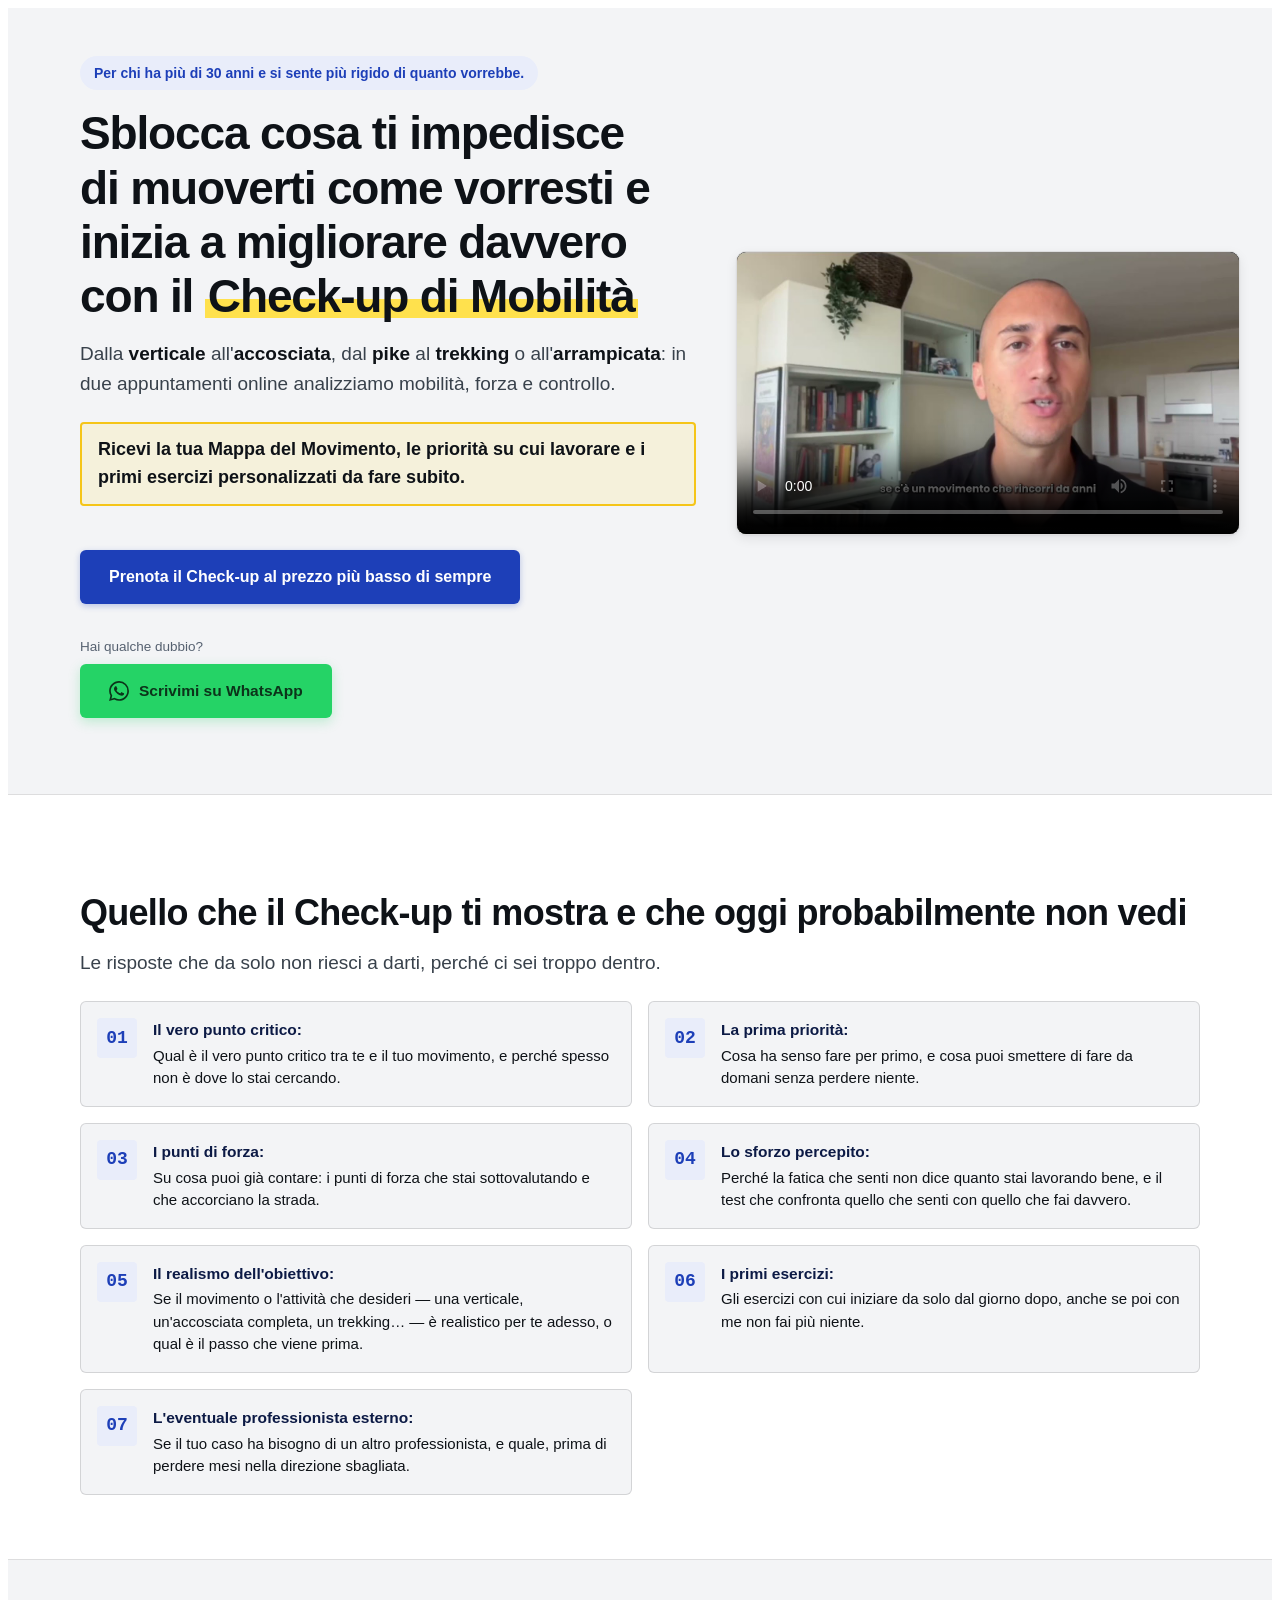
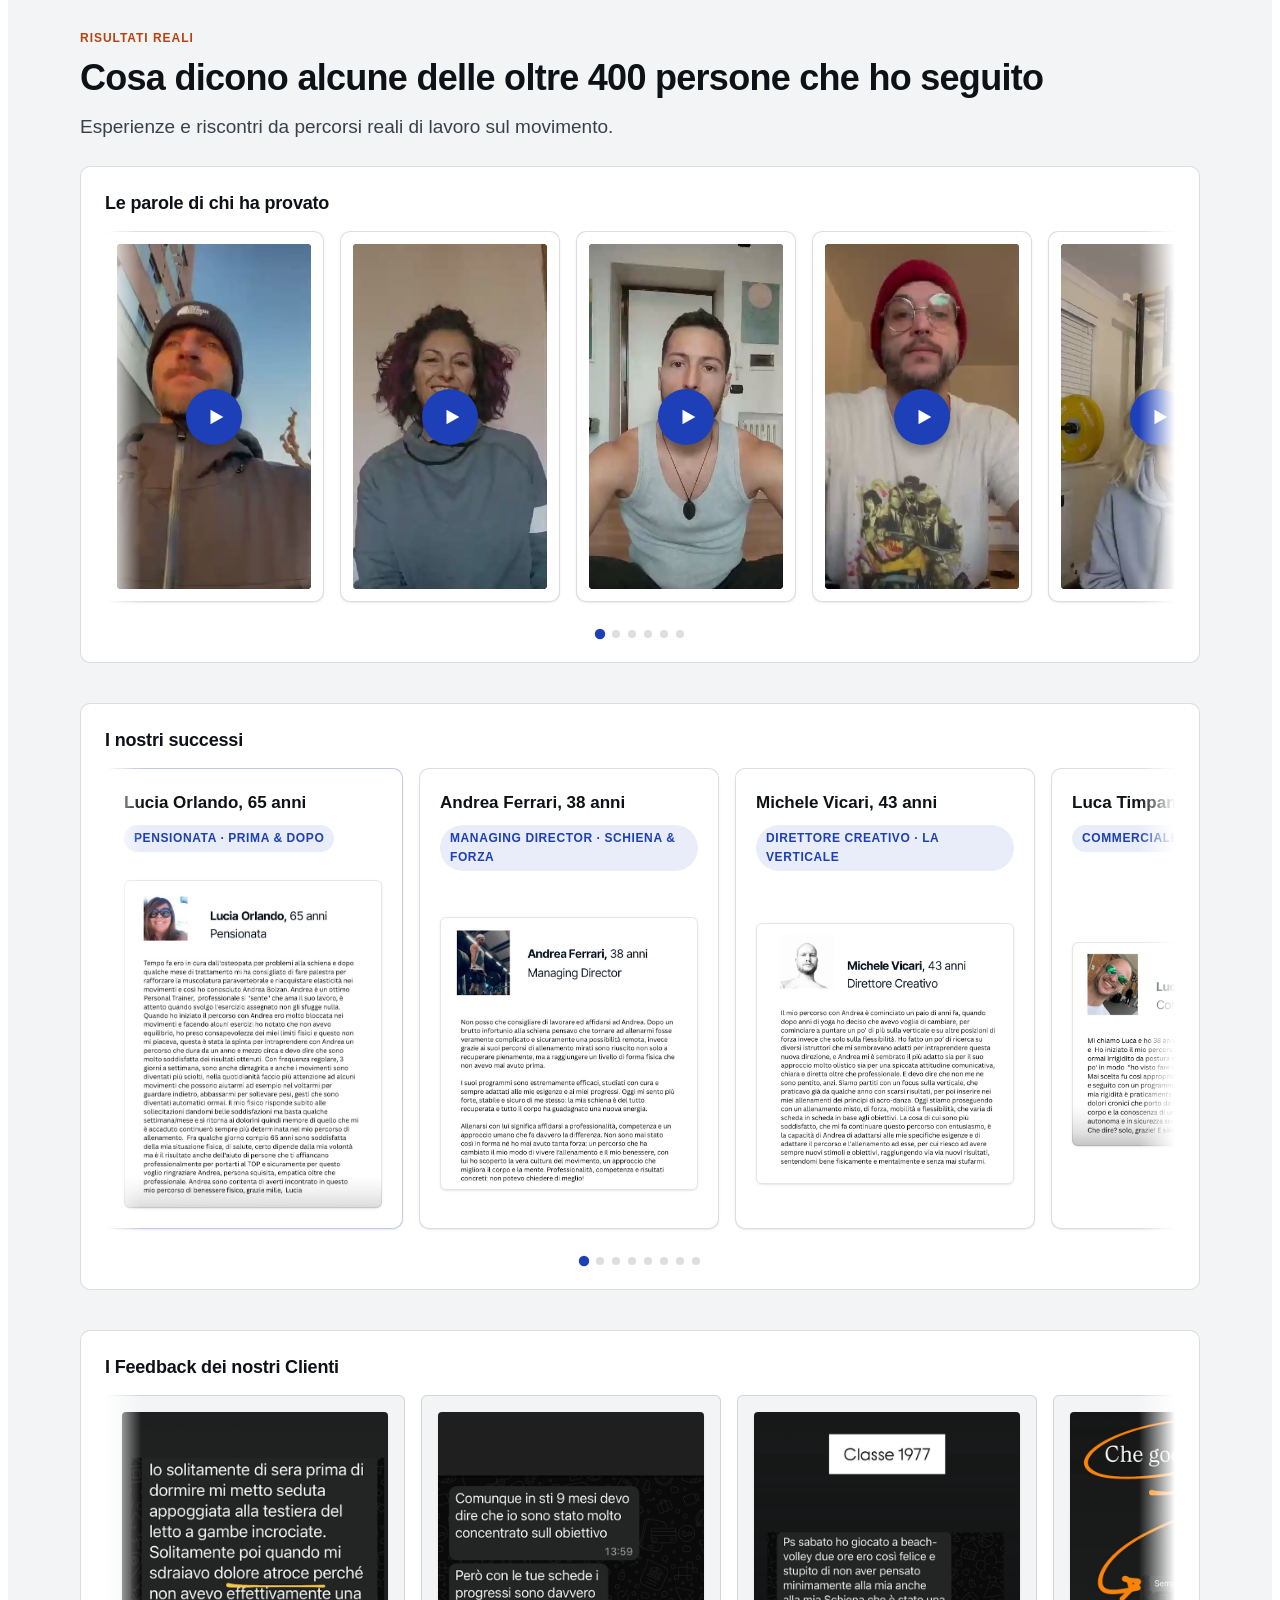
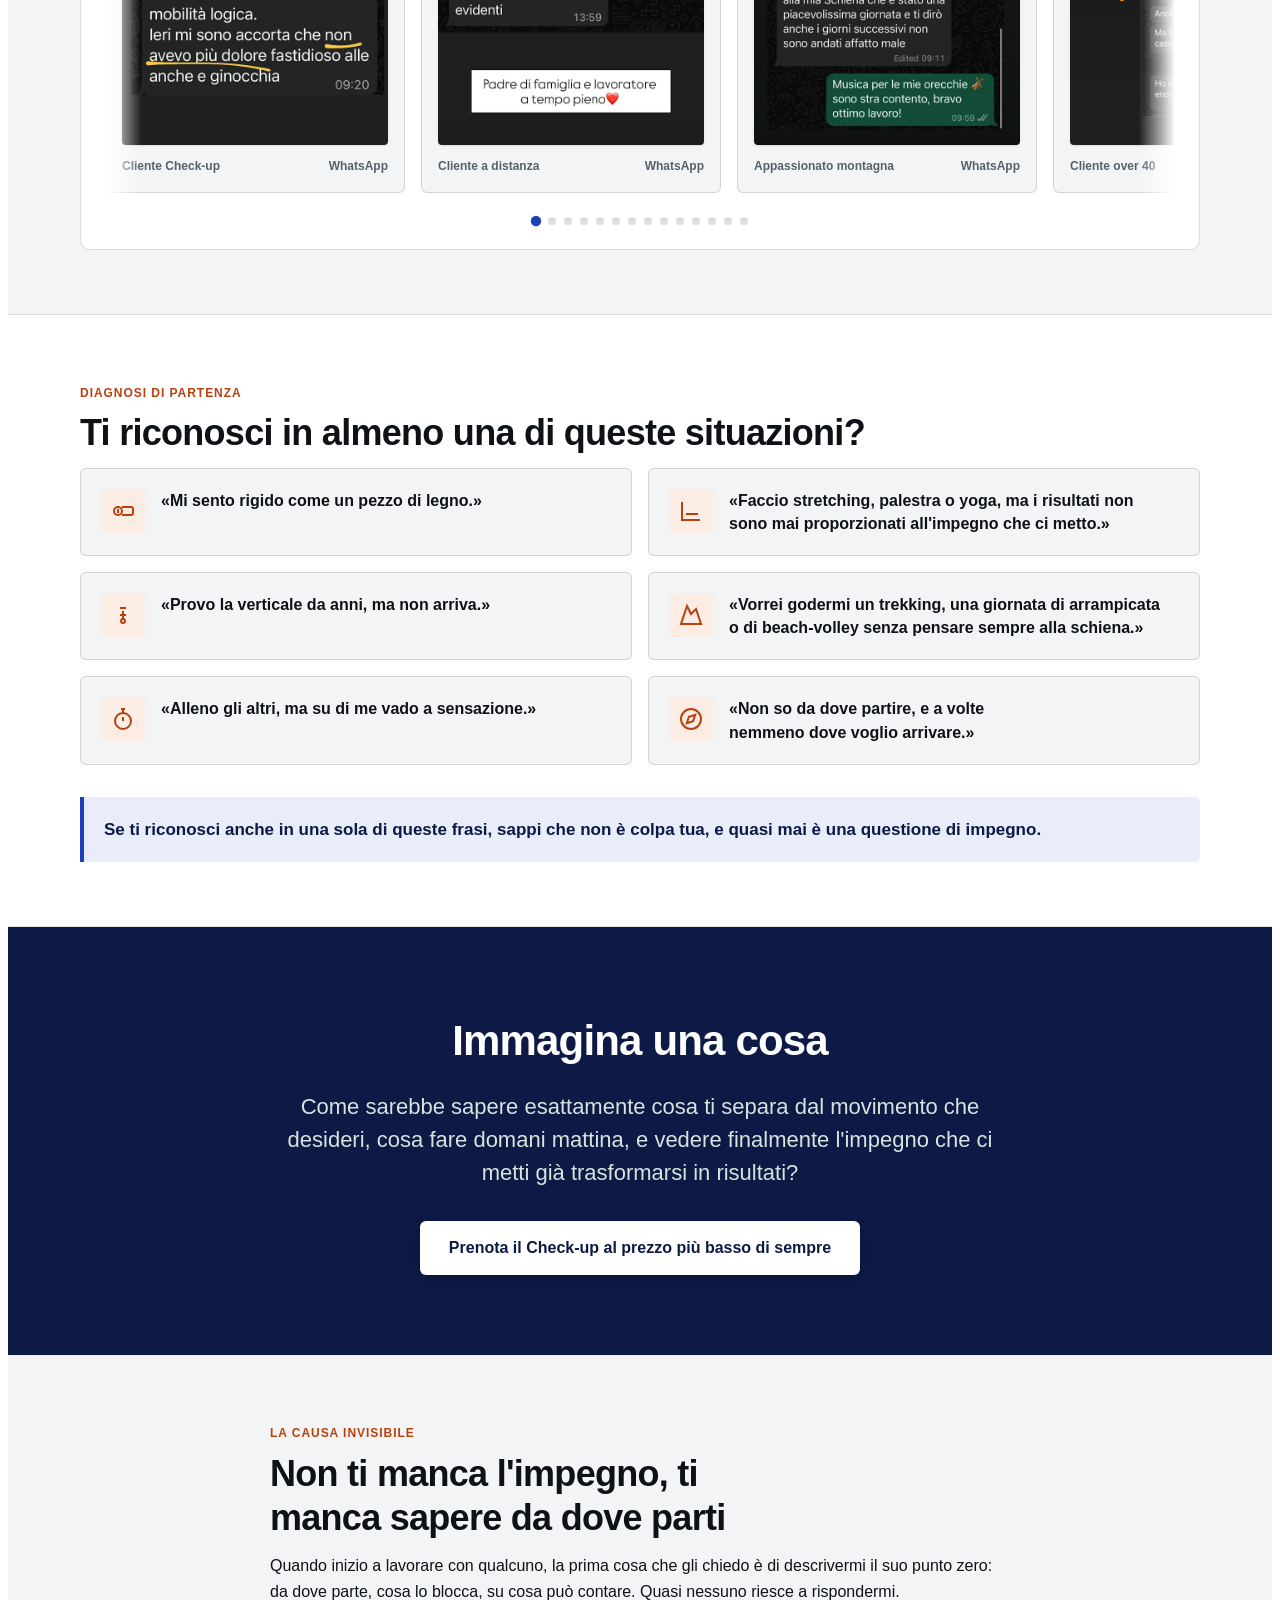
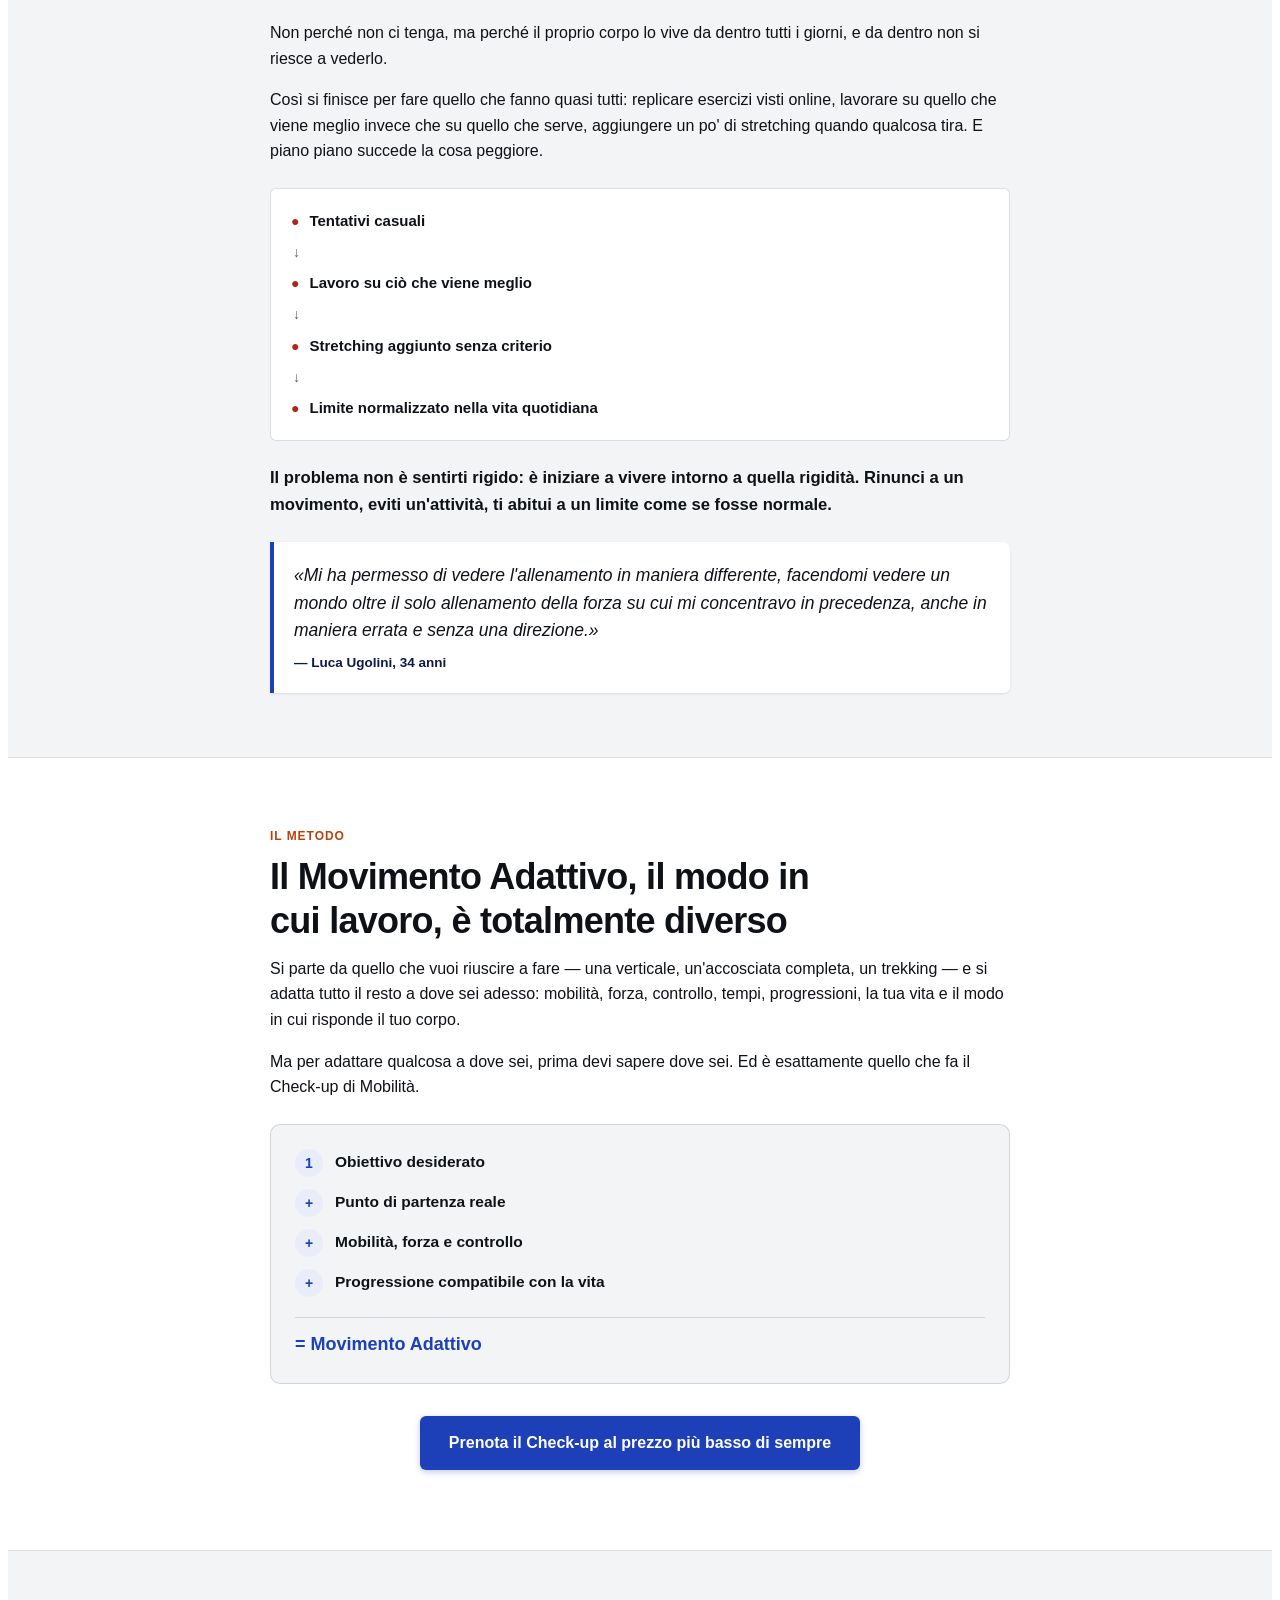
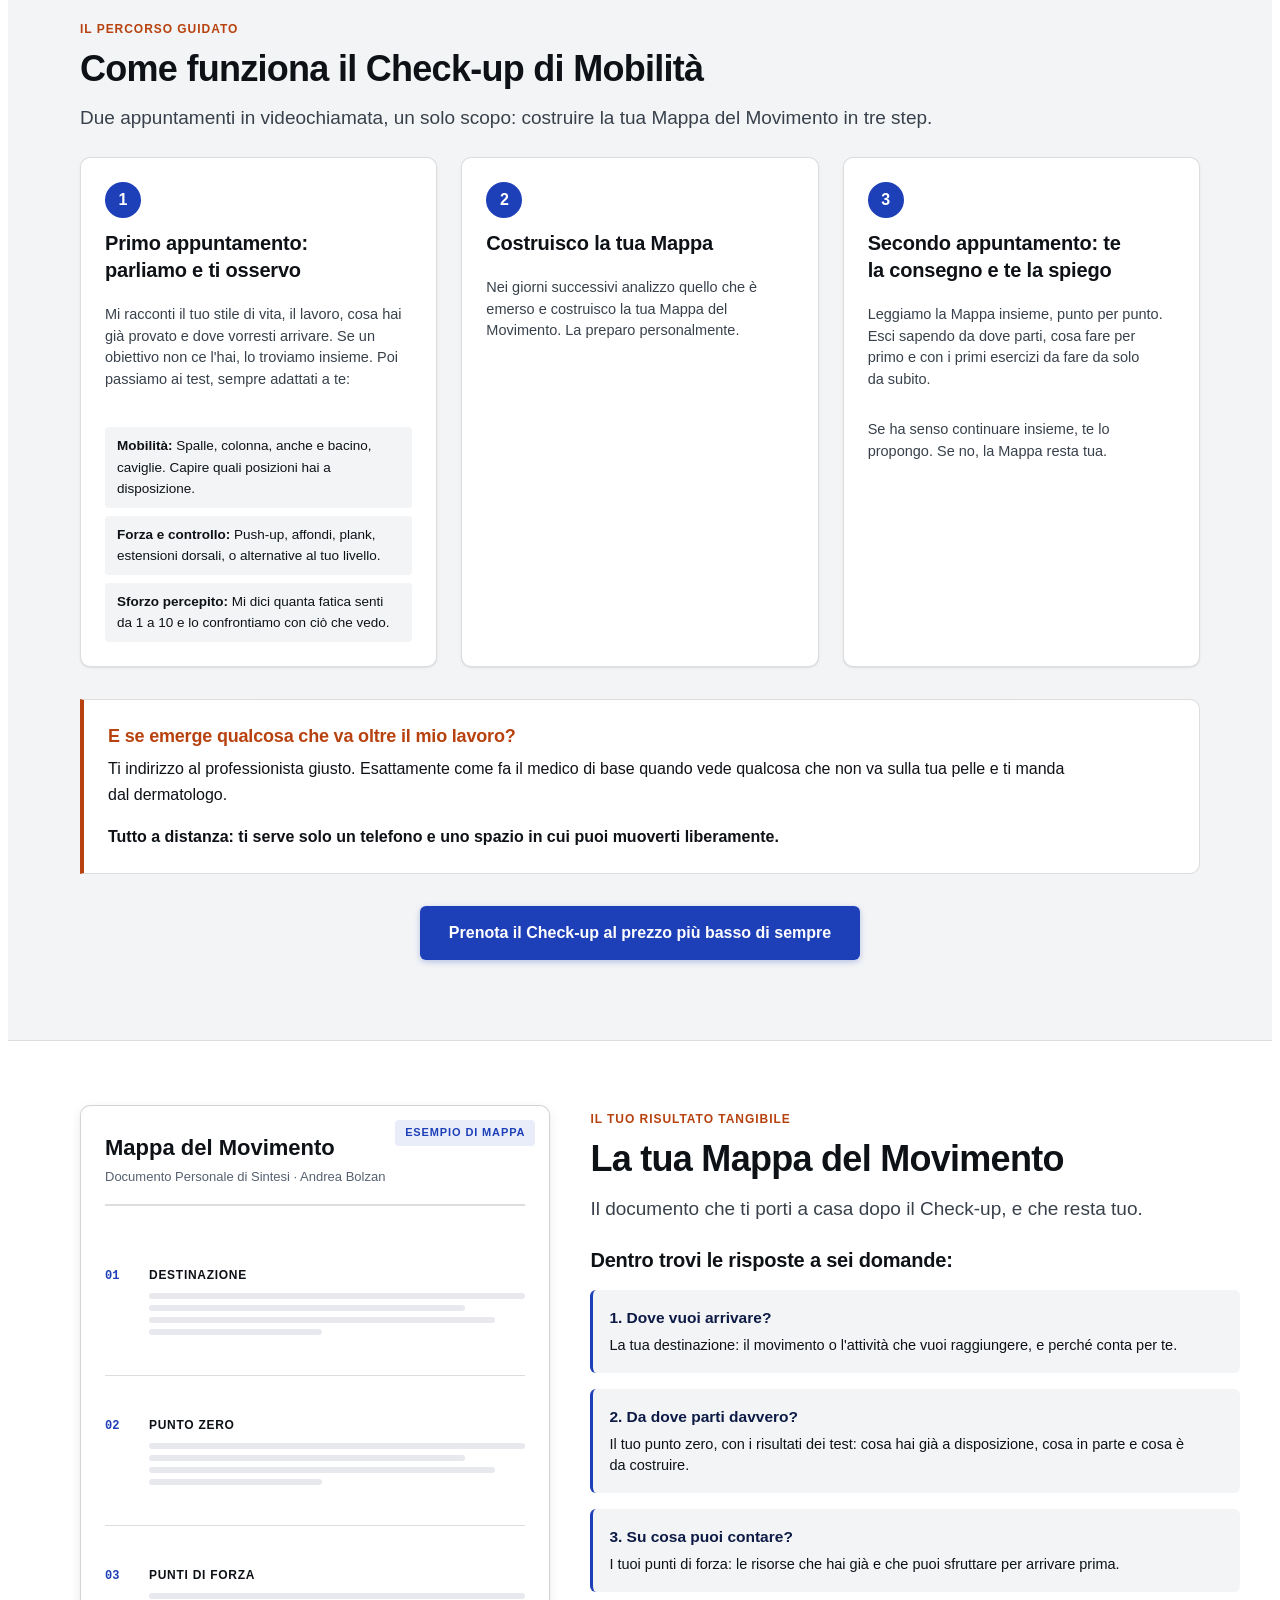
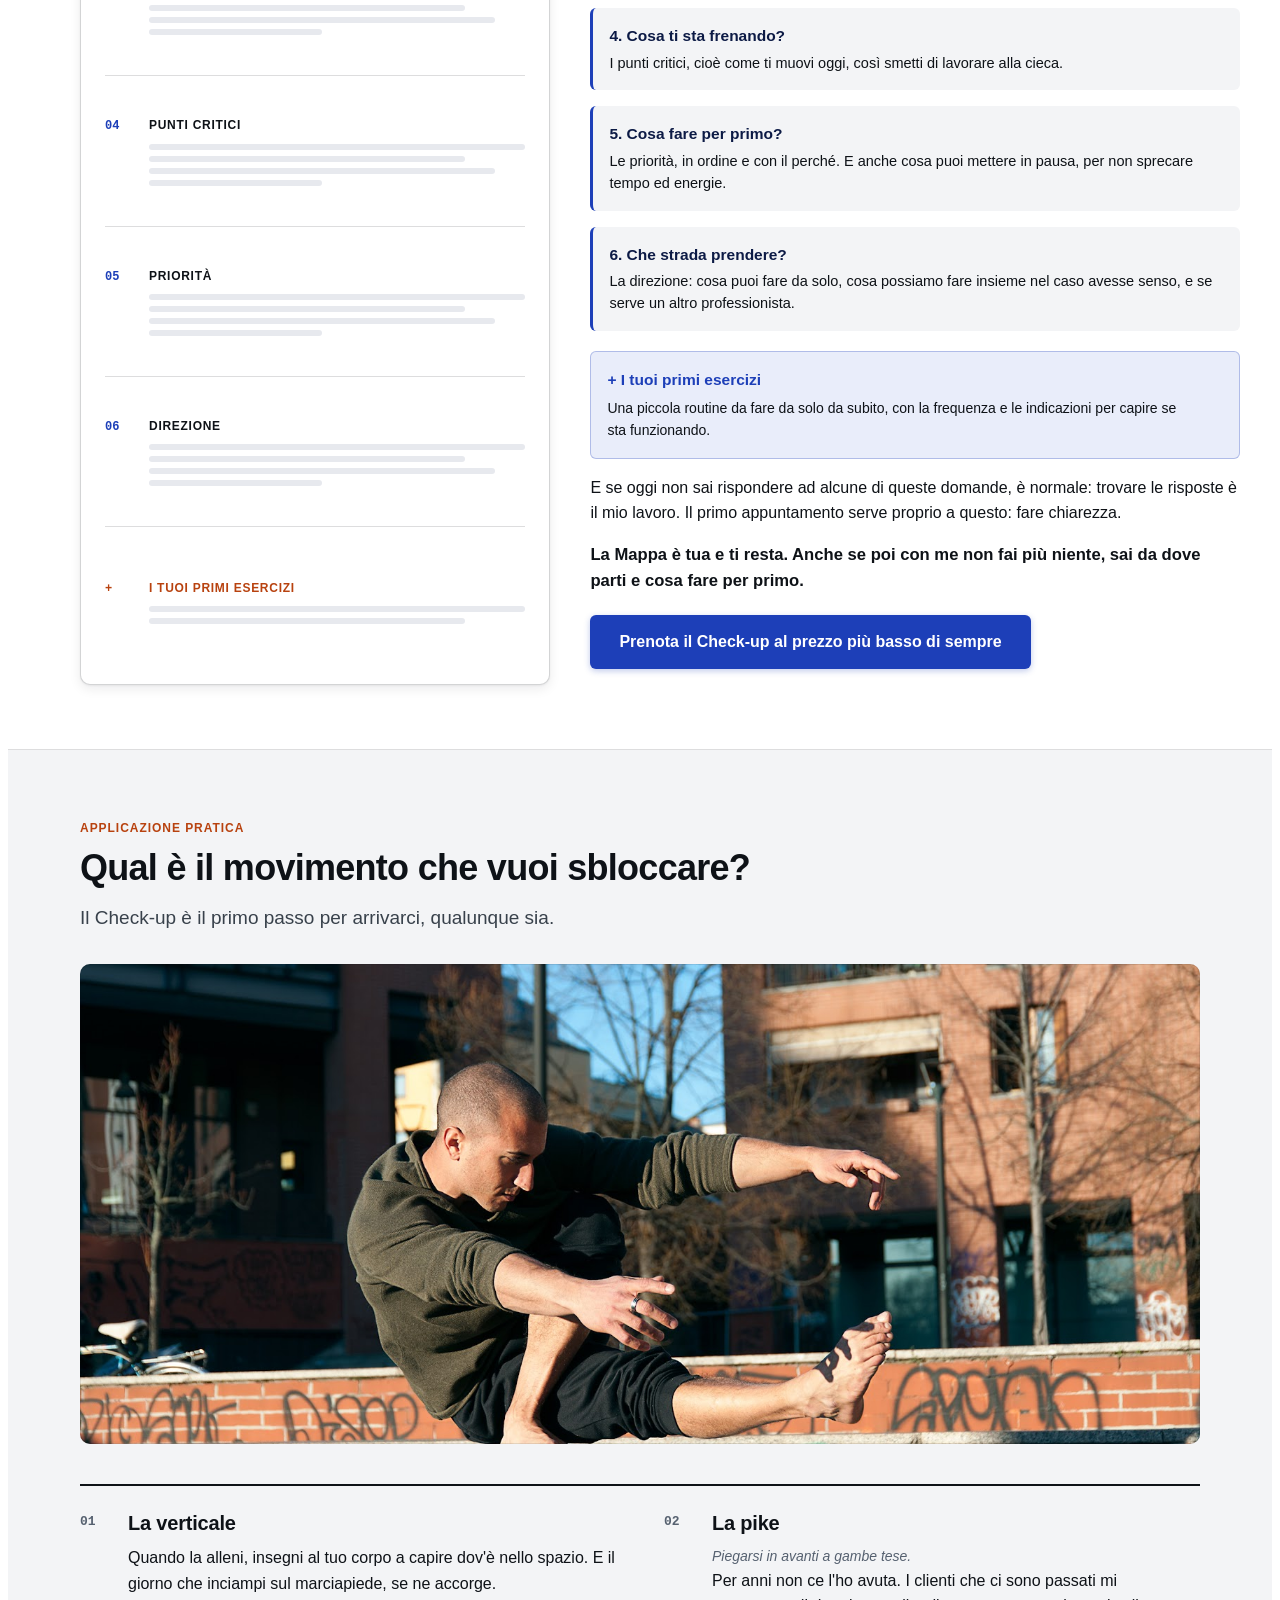
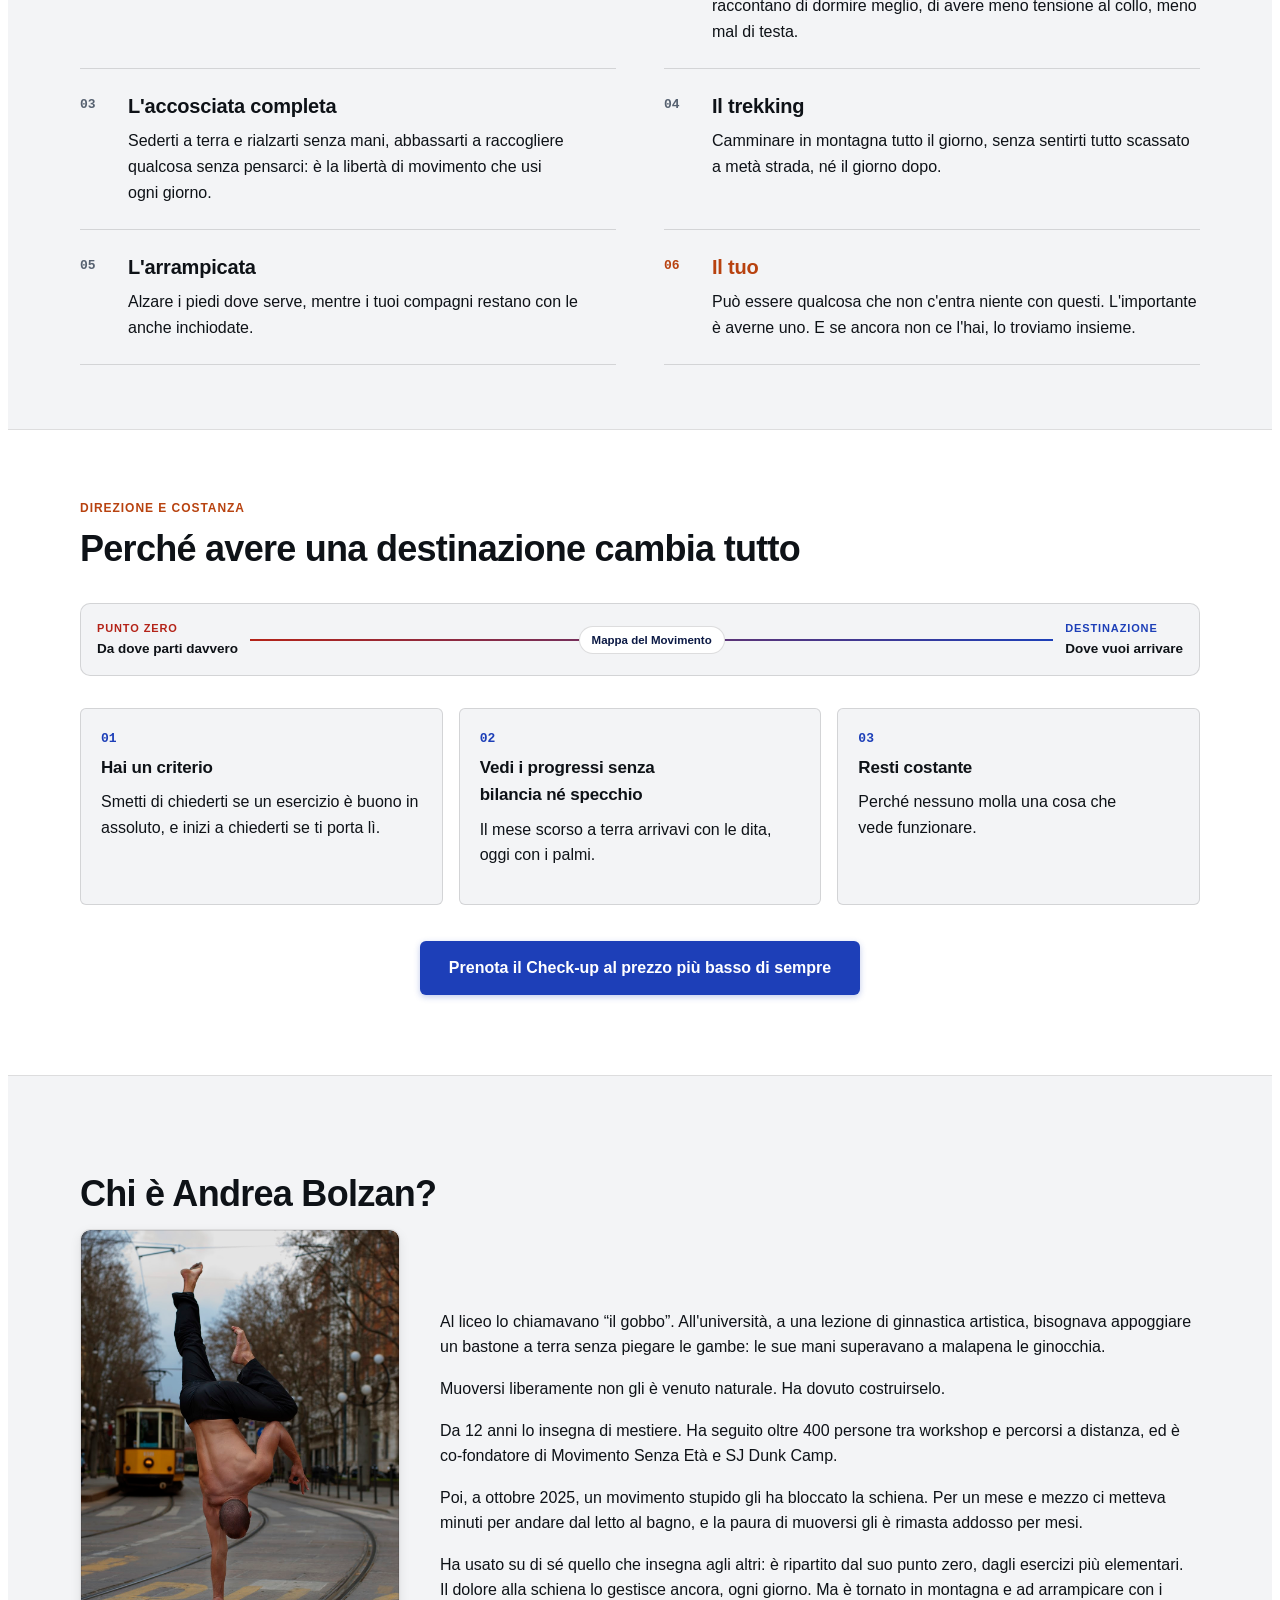
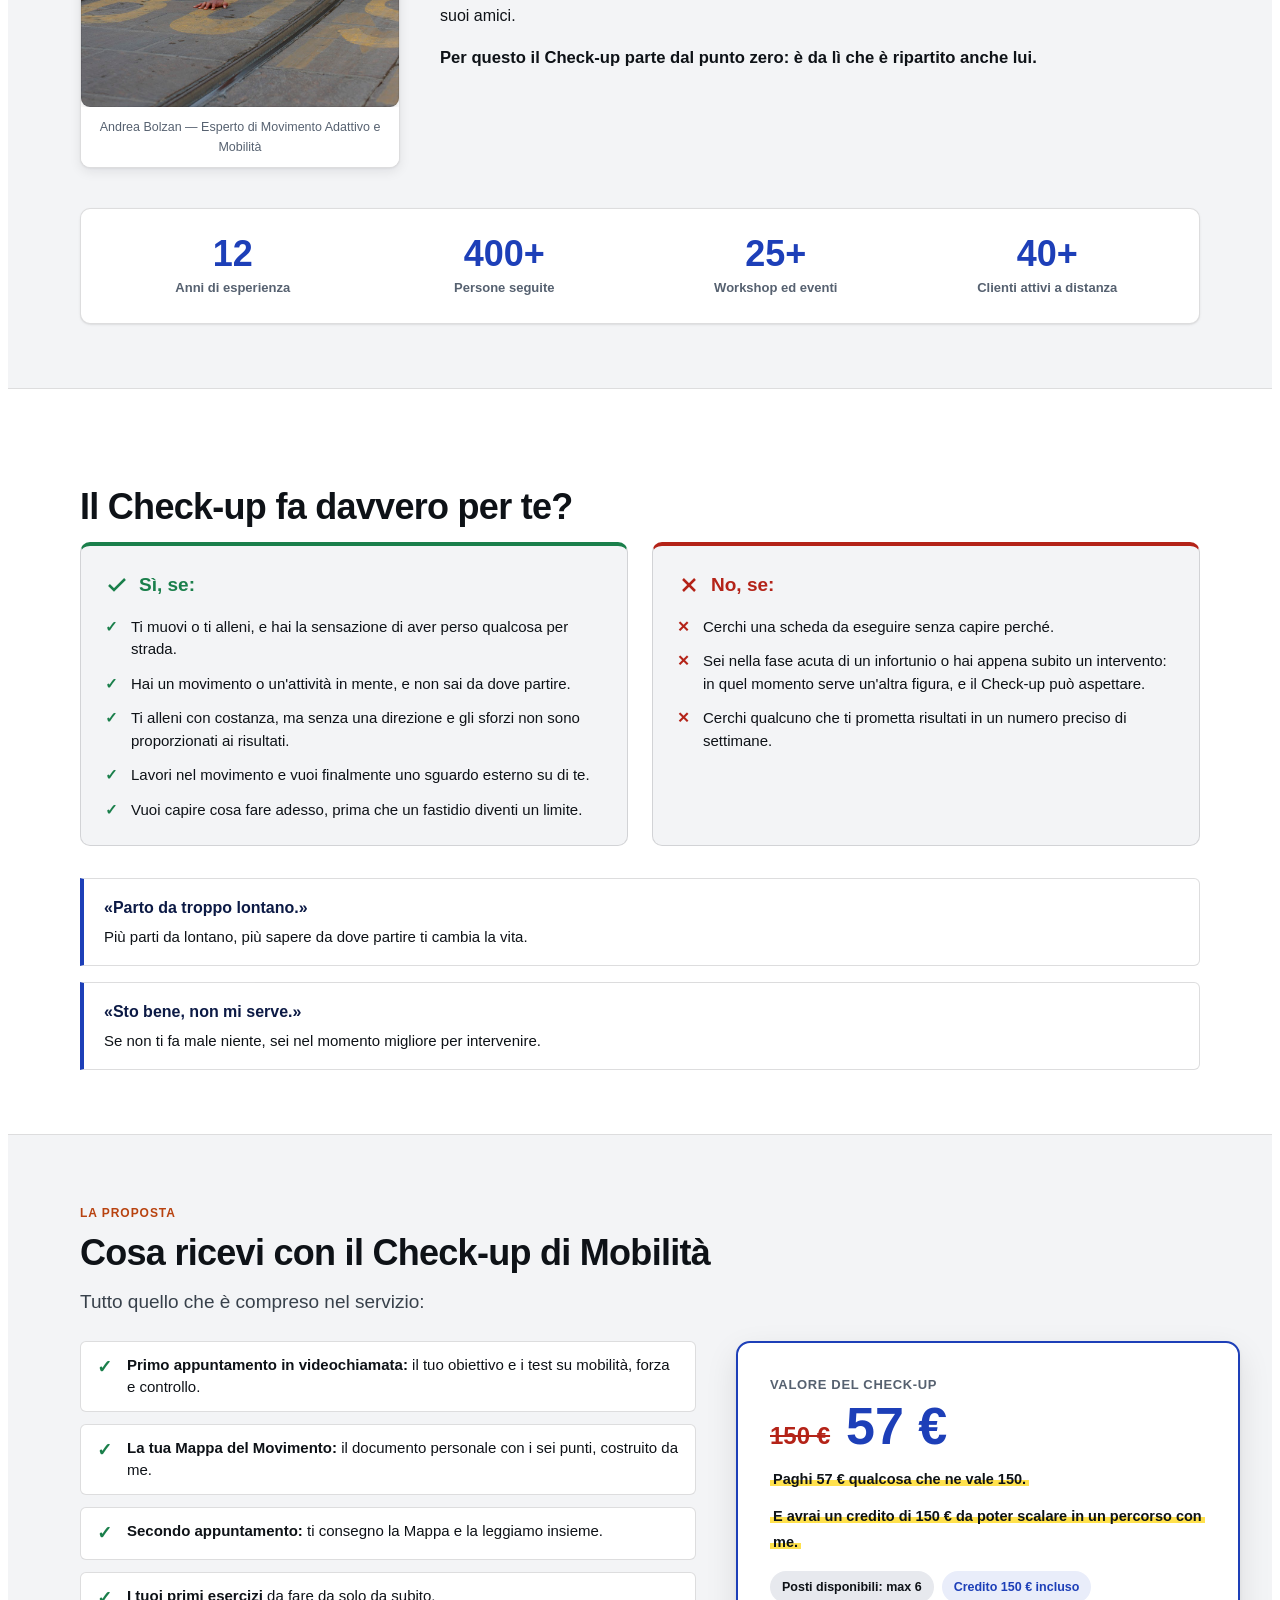
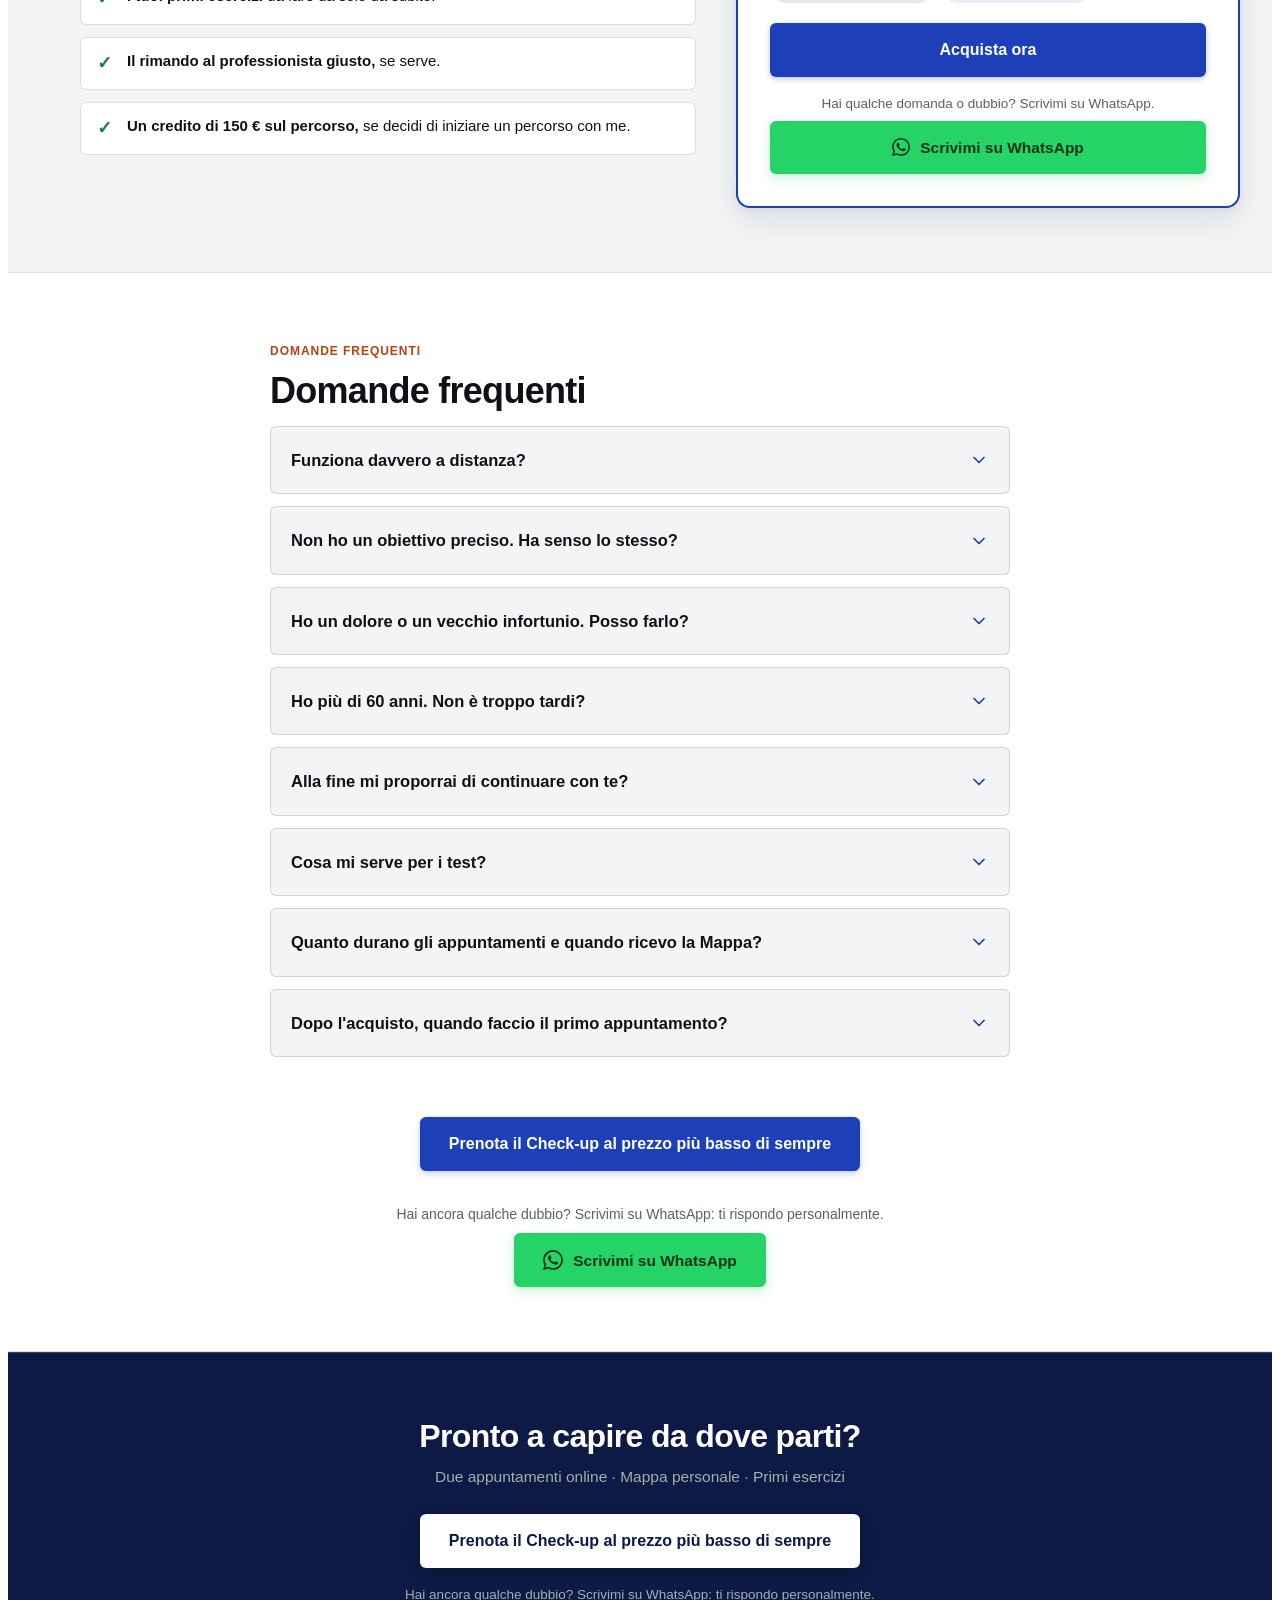
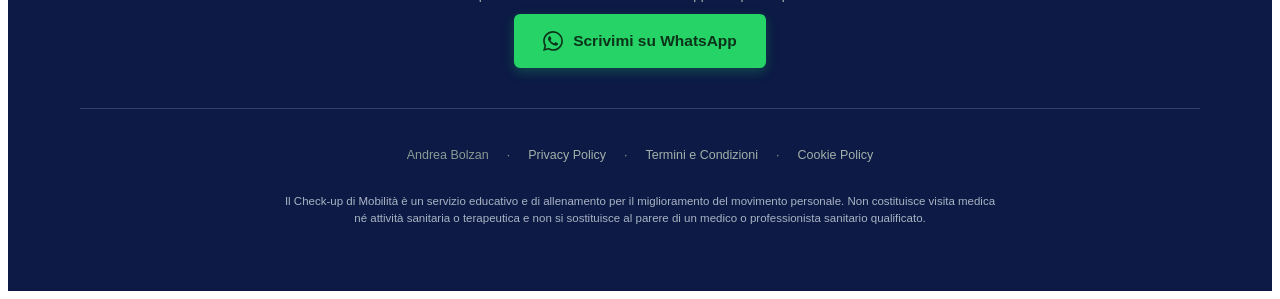
<file: index.html>
<!DOCTYPE html>
<html lang="it">
<head>
  <meta charset="UTF-8">
  <meta name="viewport" content="width=device-width, initial-scale=1.0">
  <title>Check-up di Mobilità — Andrea Bolzan | Dal Punto Zero alla Direzione</title>
  <meta name="description" content="In due appuntamenti online analizziamo mobilità, forza e controllo. Ricevi la tua Mappa del Movimento, le priorità e i primi esercizi su misura per sbloccare il tuo movimento.">
  <link rel="stylesheet" href="styles.css">
</head>
<body>

  <!-- ==========================================================================
       CHECK-UP DI MOBILITÀ — SALES PAGE (ANDREA BOLZAN)
       Unico wrapper scoped per compatibilità GoHighLevel: #ab-mobility-checkup
       ========================================================================== -->
  <div id="ab-mobility-checkup">

    <!-- 0. BARRA OFFERTA STICKY (Nascosta di default, visibile solo con deadlineISO attiva) -->
    <aside class="ab-top-bar" aria-label="Offerta speciale a tempo" data-countdown-top-bar>
      <span class="ab-top-bar__text">Offerta valida ancora per</span>
      <span class="ab-countdown-timer" data-countdown-display aria-live="polite"></span>
    </aside>

    <!-- 1. HERO -->
    <header class="ab-section ab-section--canvas ab-hero">
      <div class="ab-container">
        <div class="ab-hero__grid">
          
          <!-- Testo e CTA Hero -->
          <div class="ab-hero__content">
            <span class="ab-preheadline">Per chi ha più di 30 anni e si sente più rigido di quanto vorrebbe.</span>
            
            <h1 class="ab-title-h1">
              Sblocca cosa ti impedisce di muoverti come vorresti e inizia a migliorare davvero con il <span class="ab-mark">Check-up di Mobilità</span>
            </h1>

            <p class="ab-subtitle">
              Dalla <strong>verticale</strong> all'<strong>accosciata</strong>, dal <strong>pike</strong> al <strong>trekking</strong> o all'<strong>arrampicata</strong>: in due appuntamenti online analizziamo mobilità, forza e controllo.
            </p>

            <p class="ab-hero-highlight">Ricevi la tua Mappa del Movimento, le priorità su cui lavorare e i primi esercizi personalizzati da fare subito.</p>

            <div class="ab-hero__actions">
              <div class="ab-cta-group">
                <a class="ab-cta ab-cta--primary" href="https://andreabolzan.com/acquisto" data-checkout-link data-hero-cta>
                  Prenota il Check-up al prezzo più basso di sempre
                </a>
              </div>

              <div class="ab-hero__whatsapp-block">
                <p class="ab-hero__whatsapp-query">Hai qualche dubbio?</p>
                <a class="ab-cta ab-cta--whatsapp" href="#WHATSAPP_URL" data-whatsapp-link target="_blank" rel="noopener noreferrer">
                  <svg class="ab-wa-logo" width="20" height="20" viewBox="0 0 24 24" fill="currentColor" aria-hidden="true"><path d="M17.472 14.382c-.297-.149-1.758-.867-2.03-.967-.273-.099-.471-.148-.67.15-.197.297-.767.966-.94 1.164-.173.199-.347.223-.644.075-.297-.15-1.255-.463-2.39-1.475-.883-.788-1.48-1.761-1.653-2.059-.173-.297-.018-.458.13-.606.134-.133.298-.347.446-.52.149-.174.198-.298.298-.497.099-.198.05-.371-.025-.52-.075-.149-.669-1.612-.916-2.207-.242-.579-.487-.5-.669-.51-.173-.008-.371-.01-.57-.01-.198 0-.52.074-.792.372-.272.297-1.04 1.016-1.04 2.479 0 1.462 1.065 2.875 1.213 3.074.149.198 2.096 3.2 5.077 4.487.709.306 1.262.489 1.694.625.712.227 1.36.195 1.871.118.571-.085 1.758-.719 2.006-1.413.248-.694.248-1.289.173-1.413-.074-.124-.272-.198-.57-.347m-5.421 7.403h-.004a9.87 9.87 0 01-5.031-1.378l-.361-.214-3.741.982.998-3.648-.235-.374a9.86 9.86 0 01-1.51-5.26c.001-5.45 4.436-9.884 9.888-9.884 2.64 0 5.122 1.03 6.988 2.898a9.825 9.825 0 012.893 6.994c-.003 5.45-4.437 9.884-9.885 9.884m8.413-18.297A11.815 11.815 0 0012.05 0C5.495 0 .16 5.335.157 11.892c0 2.096.547 4.142 1.588 5.945L.057 24l6.305-1.654a11.882 11.882 0 005.683 1.448h.005c6.554 0 11.89-5.335 11.893-11.893a11.821 11.821 0 00-3.48-8.413Z"></path></svg>
                  Scrivimi su WhatsApp
                </a>
              </div>
            </div>
          </div>

          <!-- Video Hero (Google Drive) -->
          <div class="ab-hero__media">
            <div class="ab-vsl-card ab-hero-video-card">
              <div class="ab-vsl-ratio">
                <video class="ab-hero-video" src="https://assets.cdn.filesafe.space/uOhWHC9irUCvD2i2XIg7/media/6abf80322c503e697d4d8f85.mov" poster="assets/hero-video-poster.jpg" controls playsinline preload="metadata" aria-label="Video di presentazione del Check-up di Mobilità — Andrea Bolzan"></video>
              </div>
            </div>
          </div>

        </div>
      </div>
    </header>

    <!-- 2. QUELLO CHE IL CHECK-UP MOSTRA -->
    <section class="ab-section ab-section--surface" id="ab-quello-che-mostra">
      <div class="ab-container">
        <span class="ab-eyebrow">Consapevolezza e Direzione</span>
        <h2 class="ab-title-h2">Quello che il Check-up ti mostra e che oggi probabilmente non vedi</h2>
        <p class="ab-subtitle">Le risposte che da solo non riesci a darti, perché ci sei troppo dentro.</p>

        <ol class="ab-reveal-grid">
          <li class="ab-reveal-item">
            <span class="ab-reveal-num" aria-hidden="true">01</span>
            <div class="ab-reveal-content">
              <strong class="ab-reveal-highlight">Il vero punto critico:</strong>
              <p class="ab-reveal-text">Qual è il vero punto critico tra te e il tuo movimento, e perché spesso non è dove lo stai cercando.</p>
            </div>
          </li>
          <li class="ab-reveal-item">
            <span class="ab-reveal-num" aria-hidden="true">02</span>
            <div class="ab-reveal-content">
              <strong class="ab-reveal-highlight">La prima priorità:</strong>
              <p class="ab-reveal-text">Cosa ha senso fare per primo, e cosa puoi smettere di fare da domani senza perdere niente.</p>
            </div>
          </li>
          <li class="ab-reveal-item">
            <span class="ab-reveal-num" aria-hidden="true">03</span>
            <div class="ab-reveal-content">
              <strong class="ab-reveal-highlight">I punti di forza:</strong>
              <p class="ab-reveal-text">Su cosa puoi già contare: i punti di forza che stai sottovalutando e che accorciano la strada.</p>
            </div>
          </li>
          <li class="ab-reveal-item">
            <span class="ab-reveal-num" aria-hidden="true">04</span>
            <div class="ab-reveal-content">
              <strong class="ab-reveal-highlight">Lo sforzo percepito:</strong>
              <p class="ab-reveal-text">Perché la fatica che senti non dice quanto stai lavorando bene, e il test che confronta quello che senti con quello che fai davvero.</p>
            </div>
          </li>
          <li class="ab-reveal-item">
            <span class="ab-reveal-num" aria-hidden="true">05</span>
            <div class="ab-reveal-content">
              <strong class="ab-reveal-highlight">Il realismo dell'obiettivo:</strong>
              <p class="ab-reveal-text">Se il movimento o l'attività che desideri — una verticale, un'accosciata completa, un trekking… — è realistico per te adesso, o qual è il passo che viene prima.</p>
            </div>
          </li>
          <li class="ab-reveal-item">
            <span class="ab-reveal-num" aria-hidden="true">06</span>
            <div class="ab-reveal-content">
              <strong class="ab-reveal-highlight">I primi esercizi:</strong>
              <p class="ab-reveal-text">Gli esercizi con cui iniziare da solo dal giorno dopo, anche se poi con me non fai più niente.</p>
            </div>
          </li>
          <li class="ab-reveal-item">
            <span class="ab-reveal-num" aria-hidden="true">07</span>
            <div class="ab-reveal-content">
              <strong class="ab-reveal-highlight">L'eventuale professionista esterno:</strong>
              <p class="ab-reveal-text">Se il tuo caso ha bisogno di un altro professionista, e quale, prima di perdere mesi nella direzione sbagliata.</p>
            </div>
          </li>
        </ol>
      </div>
    </section>

    <!-- 3. PROVA SOCIALE INIZIALE -->
    <section class="ab-section ab-section--canvas" id="ab-prova-sociale">
      <div class="ab-container">
        <span class="ab-eyebrow">Risultati Reali</span>
        <h2 class="ab-title-h2">Cosa dicono alcune delle oltre 400 persone che ho seguito</h2>
        <p class="ab-subtitle">Esperienze e riscontri da percorsi reali di lavoro sul movimento.</p>

        <!-- Slider Video clienti (6 video, scorrimento lento) -->
        <div class="ab-chat-slider-wrap ab-proof-wrap">
          <h3 class="ab-title-h3 ab-chat-slider-title">Le parole di chi ha provato</h3>
          <div class="ab-proof-grid ab-video-grid ab-auto-slider" role="region" tabindex="0" aria-label="Slider video dei clienti">

          <a class="ab-proof-card ab-video-card" href="https://assets.cdn.filesafe.space/uOhWHC9irUCvD2i2XIg7/media/6abfc1527bca8cd20c32e971.mp4" target="_blank" rel="noopener noreferrer" data-video-src="https://assets.cdn.filesafe.space/uOhWHC9irUCvD2i2XIg7/media/6abfc1527bca8cd20c32e971.mp4" aria-label="Guarda il video del cliente 1">
            <span class="ab-video-thumb-wrap">
              <img src="assets/social-proof/videos/video-1-thumb.jpg" alt="Anteprima del video del cliente 1" class="ab-video-thumb" loading="lazy" width="360" height="636">
              <span class="ab-video-play" aria-hidden="true"><svg viewBox="0 0 24 24" fill="currentColor" aria-hidden="true"><polygon points="6 4 20 12 6 20 6 4"></polygon></svg></span>
            </span>
          </a>
          <a class="ab-proof-card ab-video-card" href="https://assets.cdn.filesafe.space/uOhWHC9irUCvD2i2XIg7/media/6abfc152f30b488137b274bc.mp4" target="_blank" rel="noopener noreferrer" data-video-src="https://assets.cdn.filesafe.space/uOhWHC9irUCvD2i2XIg7/media/6abfc152f30b488137b274bc.mp4" aria-label="Guarda il video del cliente 2">
            <span class="ab-video-thumb-wrap">
              <img src="assets/social-proof/videos/video-2-thumb.jpg" alt="Anteprima del video del cliente 2" class="ab-video-thumb" loading="lazy" width="360" height="640">
              <span class="ab-video-play" aria-hidden="true"><svg viewBox="0 0 24 24" fill="currentColor" aria-hidden="true"><polygon points="6 4 20 12 6 20 6 4"></polygon></svg></span>
            </span>
          </a>
          <a class="ab-proof-card ab-video-card" href="https://assets.cdn.filesafe.space/uOhWHC9irUCvD2i2XIg7/media/6abfc152f30b488137b274bb.mp4" target="_blank" rel="noopener noreferrer" data-video-src="https://assets.cdn.filesafe.space/uOhWHC9irUCvD2i2XIg7/media/6abfc152f30b488137b274bb.mp4" aria-label="Guarda il video del cliente 3">
            <span class="ab-video-thumb-wrap">
              <img src="assets/social-proof/videos/video-3-thumb.jpg" alt="Anteprima del video del cliente 3" class="ab-video-thumb" loading="lazy" width="360" height="640">
              <span class="ab-video-play" aria-hidden="true"><svg viewBox="0 0 24 24" fill="currentColor" aria-hidden="true"><polygon points="6 4 20 12 6 20 6 4"></polygon></svg></span>
            </span>
          </a>
          <a class="ab-proof-card ab-video-card" href="https://assets.cdn.filesafe.space/uOhWHC9irUCvD2i2XIg7/media/6abfc152849322987418fb84.mp4" target="_blank" rel="noopener noreferrer" data-video-src="https://assets.cdn.filesafe.space/uOhWHC9irUCvD2i2XIg7/media/6abfc152849322987418fb84.mp4" aria-label="Guarda il video del cliente 4">
            <span class="ab-video-thumb-wrap">
              <img src="assets/social-proof/videos/video-4-thumb.jpg" alt="Anteprima del video del cliente 4" class="ab-video-thumb" loading="lazy" width="356" height="640">
              <span class="ab-video-play" aria-hidden="true"><svg viewBox="0 0 24 24" fill="currentColor" aria-hidden="true"><polygon points="6 4 20 12 6 20 6 4"></polygon></svg></span>
            </span>
          </a>
          <a class="ab-proof-card ab-video-card" href="https://assets.cdn.filesafe.space/uOhWHC9irUCvD2i2XIg7/media/6abfc15202569bee7caf9d3f.mp4" target="_blank" rel="noopener noreferrer" data-video-src="https://assets.cdn.filesafe.space/uOhWHC9irUCvD2i2XIg7/media/6abfc15202569bee7caf9d3f.mp4" aria-label="Guarda il video del cliente 5">
            <span class="ab-video-thumb-wrap">
              <img src="assets/social-proof/videos/video-5-thumb.jpg" alt="Anteprima del video del cliente 5" class="ab-video-thumb" loading="lazy" width="360" height="636">
              <span class="ab-video-play" aria-hidden="true"><svg viewBox="0 0 24 24" fill="currentColor" aria-hidden="true"><polygon points="6 4 20 12 6 20 6 4"></polygon></svg></span>
            </span>
          </a>
          <a class="ab-proof-card ab-video-card" href="https://assets.cdn.filesafe.space/uOhWHC9irUCvD2i2XIg7/media/6abfc15202569bee7caf9d35.mp4" target="_blank" rel="noopener noreferrer" data-video-src="https://assets.cdn.filesafe.space/uOhWHC9irUCvD2i2XIg7/media/6abfc15202569bee7caf9d35.mp4" aria-label="Guarda il video del cliente 6">
            <span class="ab-video-thumb-wrap">
              <img src="assets/social-proof/videos/video-6-thumb.jpg" alt="Anteprima del video del cliente 6" class="ab-video-thumb" loading="lazy" width="360" height="640">
              <span class="ab-video-play" aria-hidden="true"><svg viewBox="0 0 24 24" fill="currentColor" aria-hidden="true"><polygon points="6 4 20 12 6 20 6 4"></polygon></svg></span>
            </span>
          </a>

          </div>
        </div>

        <!-- Slider Testimonianze scritte (8 recensioni, scorrimento lento) -->
        <div class="ab-chat-slider-wrap ab-proof-wrap">
          <h3 class="ab-title-h3 ab-chat-slider-title">I nostri successi</h3>
          <div class="ab-proof-grid ab-auto-slider" role="region" tabindex="0" aria-label="Slider testimonianze scritte dei clienti">

          <article class="ab-proof-card ab-proof-card--featured">
            <div class="ab-proof-header">
              <span class="ab-proof-name">Lucia Orlando, 65 anni</span>
              <span class="ab-proof-tag">Pensionata · Prima & Dopo</span>
            </div>
            <img src="assets/social-proof/reviews/Lucia Orlando.jpg" alt="Testimonianza reale di Lucia Orlando, 65 anni, pensionata sul percorso con Andrea Bolzan" class="ab-review-img" loading="lazy" width="629" height="800">
          </article>

          <article class="ab-proof-card">
            <div class="ab-proof-header">
              <span class="ab-proof-name">Andrea Ferrari, 38 anni</span>
              <span class="ab-proof-tag">Managing Director · Schiena & Forza</span>
            </div>
            <img src="assets/social-proof/reviews/Andrea Ferrari.jpg" alt="Testimonianza di Andrea Ferrari, 38 anni: recupero infortunio schiena e nuova forma fisica" class="ab-review-img" loading="lazy" width="755" height="800">
          </article>

          <article class="ab-proof-card">
            <div class="ab-proof-header">
              <span class="ab-proof-name">Michele Vicari, 43 anni</span>
              <span class="ab-proof-tag">Direttore Creativo · La Verticale</span>
            </div>
            <img src="assets/social-proof/reviews/Michele Vicari.jpg" alt="Testimonianza di Michele Vicari, 43 anni: sblocco della verticale e acro-danza dopo anni di yoga" class="ab-review-img" loading="lazy" width="791" height="800">
          </article>

          <article class="ab-proof-card">
            <div class="ab-proof-header">
              <span class="ab-proof-name">Luca Timpani, 38 anni</span>
              <span class="ab-proof-tag">Commerciale · Mobilità 360°</span>
            </div>
            <img src="assets/social-proof/reviews/Luca Timpani.jpg" alt="Testimonianza di Luca Timpani, 38 anni: mobilità del corpo, netta riduzione delle rigidità alleviando di molto i fastidi" class="ab-review-img" loading="lazy" width="800" height="633">
          </article>

          <article class="ab-proof-card">
            <div class="ab-proof-header">
              <span class="ab-proof-name">Monica Gavillucci, 52 anni</span>
              <span class="ab-proof-tag">Personal Trainer · Empatia & Metodo</span>
            </div>
            <img src="assets/social-proof/reviews/Monica Gavillucci.jpg" alt="Testimonianza di Monica Gavillucci, 52 anni, Personal Trainer: empatia e comprensione delle difficoltà" class="ab-review-img" loading="lazy" width="800" height="493">
          </article>

          <article class="ab-proof-card">
            <div class="ab-proof-header">
              <span class="ab-proof-name">Luca Ugolini, 34 anni</span>
              <span class="ab-proof-tag">Impiegato · Nuova visione</span>
            </div>
            <img src="assets/social-proof/reviews/Luca Ugolini.jpg" alt="Testimonianza di Luca Ugolini, 34 anni, impiegato: una nuova visione dell'allenamento oltre la sola forza" class="ab-review-img" loading="lazy" width="800" height="634">
          </article>

          <article class="ab-proof-card">
            <div class="ab-proof-header">
              <span class="ab-proof-name">Dario Parodi, 35 anni</span>
              <span class="ab-proof-tag">Operations Director · A distanza</span>
            </div>
            <img src="assets/social-proof/reviews/Dario Parodi.jpg" alt="Testimonianza di Dario Parodi, 35 anni, Operations Director: percorso a distanza con Andrea Bolzan" class="ab-review-img" loading="lazy" width="776" height="800">
          </article>

          <article class="ab-proof-card">
            <div class="ab-proof-header">
              <span class="ab-proof-name">Katia Lagona, 56 anni</span>
              <span class="ab-proof-tag">Impiegata · Lavoro a 360°</span>
            </div>
            <img src="assets/social-proof/reviews/Katia Lagona.jpg" alt="Testimonianza di Katia Lagona, 56 anni, impiegata: lavoro sul corpo a 360 gradi" class="ab-review-img" loading="lazy" width="800" height="488">
          </article>

          </div>
        </div>

        <!-- Slider Screenshot Chat WhatsApp (14 feedback, scorrimento lento) -->
        <div class="ab-chat-slider-wrap ab-proof-wrap">
          <h3 class="ab-title-h3 ab-chat-slider-title">I Feedback dei nostri Clienti</h3>
          <div class="ab-chat-slider ab-auto-slider" role="region" tabindex="0" aria-label="Slider screenshot conversazioni WhatsApp dei clienti">
            <div class="ab-chat-card">
              <img src="assets/social-proof/chats/chat-1.png" alt="Feedback WhatsApp: non avevo una mobilità logica, ieri non avevo più dolore fastidioso alle anche e ginocchia" class="ab-chat-img" loading="lazy" width="280" height="350">
              <div class="ab-chat-meta">
                <span>Cliente Check-up</span>
                <span>WhatsApp</span>
              </div>
            </div>

            <div class="ab-chat-card">
              <img src="assets/social-proof/chats/chat-2.png" alt="Feedback WhatsApp: percorso a distanza con Andrea Bolzan" class="ab-chat-img" loading="lazy" width="280" height="350">
              <div class="ab-chat-meta">
                <span>Cliente a distanza</span>
                <span>WhatsApp</span>
              </div>
            </div>

            <div class="ab-chat-card">
              <img src="assets/social-proof/chats/chat-3.png" alt="Feedback WhatsApp: sensazioni di apertura e mobilità articolare" class="ab-chat-img" loading="lazy" width="280" height="350">
              <div class="ab-chat-meta">
                <span>Appassionato montagna</span>
                <span>WhatsApp</span>
              </div>
            </div>

            <div class="ab-chat-card">
              <img src="assets/social-proof/chats/chat-4.png" alt="Feedback WhatsApp: progressi evidenti e movimento fluido" class="ab-chat-img" loading="lazy" width="280" height="350">
              <div class="ab-chat-meta">
                <span>Cliente over 40</span>
                <span>WhatsApp</span>
              </div>
            </div>

            <div class="ab-chat-card">
              <img src="assets/social-proof/chats/chat-5.png" alt="Screenshot WhatsApp con il feedback di un cliente (5)" class="ab-chat-img" loading="lazy" width="280" height="350">
              <div class="ab-chat-meta">
                <span>Feedback cliente</span>
                <span>WhatsApp</span>
              </div>
            </div>

            <div class="ab-chat-card">
              <img src="assets/social-proof/chats/chat-6.png" alt="Screenshot WhatsApp con il feedback di un cliente (6)" class="ab-chat-img" loading="lazy" width="280" height="350">
              <div class="ab-chat-meta">
                <span>Feedback cliente</span>
                <span>WhatsApp</span>
              </div>
            </div>

            <div class="ab-chat-card">
              <img src="assets/social-proof/chats/chat-7.png" alt="Screenshot WhatsApp con il feedback di un cliente (7)" class="ab-chat-img" loading="lazy" width="280" height="350">
              <div class="ab-chat-meta">
                <span>Feedback cliente</span>
                <span>WhatsApp</span>
              </div>
            </div>

            <div class="ab-chat-card">
              <img src="assets/social-proof/chats/chat-8.png" alt="Screenshot WhatsApp con il feedback di un cliente (8)" class="ab-chat-img" loading="lazy" width="280" height="350">
              <div class="ab-chat-meta">
                <span>Feedback cliente</span>
                <span>WhatsApp</span>
              </div>
            </div>

            <div class="ab-chat-card">
              <img src="assets/social-proof/chats/chat-9.png" alt="Screenshot WhatsApp con il feedback di un cliente (9)" class="ab-chat-img" loading="lazy" width="280" height="350">
              <div class="ab-chat-meta">
                <span>Feedback cliente</span>
                <span>WhatsApp</span>
              </div>
            </div>

            <div class="ab-chat-card">
              <img src="assets/social-proof/chats/chat-10.png" alt="Screenshot WhatsApp con il feedback di un cliente (10)" class="ab-chat-img" loading="lazy" width="280" height="350">
              <div class="ab-chat-meta">
                <span>Feedback cliente</span>
                <span>WhatsApp</span>
              </div>
            </div>

            <div class="ab-chat-card">
              <img src="assets/social-proof/chats/chat-11.png" alt="Screenshot WhatsApp con il feedback di un cliente (11)" class="ab-chat-img" loading="lazy" width="280" height="350">
              <div class="ab-chat-meta">
                <span>Feedback cliente</span>
                <span>WhatsApp</span>
              </div>
            </div>

            <div class="ab-chat-card">
              <img src="assets/social-proof/chats/chat-12.png" alt="Screenshot WhatsApp con il feedback di un cliente (12)" class="ab-chat-img" loading="lazy" width="280" height="350">
              <div class="ab-chat-meta">
                <span>Feedback cliente</span>
                <span>WhatsApp</span>
              </div>
            </div>

            <div class="ab-chat-card">
              <img src="assets/social-proof/chats/chat-13.png" alt="Screenshot WhatsApp con il feedback di un cliente (13)" class="ab-chat-img" loading="lazy" width="280" height="350">
              <div class="ab-chat-meta">
                <span>Feedback cliente</span>
                <span>WhatsApp</span>
              </div>
            </div>

            <div class="ab-chat-card">
              <img src="assets/social-proof/chats/chat-14.png" alt="Screenshot WhatsApp con il feedback di un cliente (14)" class="ab-chat-img" loading="lazy" width="280" height="350">
              <div class="ab-chat-meta">
                <span>Feedback cliente</span>
                <span>WhatsApp</span>
              </div>
            </div>

          </div>
        </div>

      </div>
    </section>

    <!-- 4. TI RICONOSCI? -->
    <section class="ab-section ab-section--surface" id="ab-ti-riconosci">
      <div class="ab-container">
        <span class="ab-eyebrow">Diagnosi di Partenza</span>
        <h2 class="ab-title-h2">Ti riconosci in almeno una di queste situazioni?</h2>

        <div class="ab-problems-grid">
          
          <div class="ab-problem-card">
            <div class="ab-problem-icon-wrap" aria-hidden="true">
              <!-- Icona Ciocco di Legno -->
              <svg viewBox="0 0 24 24" fill="none" stroke="currentColor"><circle cx="7" cy="12" r="4"></circle><path d="M11 8h9a2 2 0 0 1 2 2v4a2 2 0 0 1-2 2h-9"></path><path d="M7 10v4"></path></svg>
            </div>
            <p class="ab-problem-quote">«Mi sento rigido come un pezzo di legno.»</p>
          </div>

          <div class="ab-problem-card">
            <div class="ab-problem-icon-wrap" aria-hidden="true">
              <!-- Icona Grafico Piatto -->
              <svg viewBox="0 0 24 24" fill="none" stroke="currentColor"><path d="M3 3v18h18"></path><path d="M19 15H7"></path></svg>
            </div>
            <p class="ab-problem-quote">«Faccio stretching, palestra o yoga, ma i risultati non sono mai proporzionati all'impegno che ci metto.»</p>
          </div>

          <div class="ab-problem-card">
            <div class="ab-problem-icon-wrap" aria-hidden="true">
              <!-- Icona Figura in Verticale -->
              <svg viewBox="0 0 24 24" fill="none" stroke="currentColor"><circle cx="12" cy="18" r="2"></circle><line x1="12" y1="16" x2="12" y2="8"></line><line x1="9" y1="5" x2="15" y2="5"></line><line x1="9" y1="12" x2="15" y2="12"></line></svg>
            </div>
            <p class="ab-problem-quote">«Provo la verticale da anni, ma non arriva.»</p>
          </div>

          <div class="ab-problem-card">
            <div class="ab-problem-icon-wrap" aria-hidden="true">
              <!-- Icona Montagna -->
              <svg viewBox="0 0 24 24" fill="none" stroke="currentColor"><path d="m8 3 4 8 5-5 5 15H2L8 3z"></path></svg>
            </div>
            <p class="ab-problem-quote">«Vorrei godermi un trekking, una giornata di arrampicata o di beach-volley senza pensare sempre alla schiena.»</p>
          </div>

          <div class="ab-problem-card">
            <div class="ab-problem-icon-wrap" aria-hidden="true">
              <!-- Icona Cronometro / Fischietto -->
              <svg viewBox="0 0 24 24" fill="none" stroke="currentColor"><circle cx="12" cy="14" r="8"></circle><line x1="12" y1="6" x2="12" y2="2"></line><line x1="12" y1="10" x2="12" y2="14"></line><line x1="10" y1="2" x2="14" y2="2"></line></svg>
            </div>
            <p class="ab-problem-quote">«Alleno gli altri, ma su di me vado a sensazione.»</p>
          </div>

          <div class="ab-problem-card">
            <div class="ab-problem-icon-wrap" aria-hidden="true">
              <!-- Icona Bussola -->
              <svg viewBox="0 0 24 24" fill="none" stroke="currentColor"><circle cx="12" cy="12" r="10"></circle><polygon points="16.24 7.76 14.12 14.12 7.76 16.24 9.88 9.88 16.24 7.76"></polygon></svg>
            </div>
            <p class="ab-problem-quote">«Non so da dove partire, e a volte nemmeno dove voglio arrivare.»</p>
          </div>

        </div>

        <div class="ab-reassurance-box">
          <p>Se ti riconosci anche in una sola di queste frasi, sappi che non è colpa tua, e quasi mai è una questione di impegno.</p>
        </div>
      </div>
    </section>

    <!-- 5. PONTE ASPIRAZIONALE -->
    <section class="ab-section ab-section--deep-green ab-bridge" id="ab-immagina">
      <div class="ab-container ab-container--narrow">
        <h2 class="ab-bridge__title">Immagina una cosa</h2>
        <p class="ab-bridge__text">
          Come sarebbe sapere esattamente cosa ti separa dal movimento che desideri, cosa fare domani mattina, e vedere finalmente l'impegno che ci metti già trasformarsi in risultati?
        </p>
        <div class="ab-bridge__btn-wrap">
          <a class="ab-cta ab-cta--primary ab-cta--inverted" href="https://andreabolzan.com/acquisto" data-checkout-link>
            Prenota il Check-up al prezzo più basso di sempre
          </a>
        </div>
      </div>
    </section>

    <!-- 6. IL PUNTO ZERO -->
    <section class="ab-section ab-section--canvas" id="ab-punto-zero">
      <div class="ab-container ab-container--narrow">
        <span class="ab-eyebrow">La Causa Invisibile</span>
        <h2 class="ab-title-h2">Non ti manca l'impegno, ti manca sapere da dove parti</h2>
        
        <p class="ab-body">
          Quando inizio a lavorare con qualcuno, la prima cosa che gli chiedo è di descrivermi il suo punto zero: da dove parte, cosa lo blocca, su cosa può contare. Quasi nessuno riesce a rispondermi.
        </p>

        <p class="ab-body">
          Non perché non ci tenga, ma perché il proprio corpo lo vive da dentro tutti i giorni, e da dentro non si riesce a vederlo.
        </p>

        <p class="ab-body">
          Così si finisce per fare quello che fanno quasi tutti: replicare esercizi visti online, lavorare su quello che viene meglio invece che su quello che serve, aggiungere un po' di stretching quando qualcosa tira. E piano piano succede la cosa peggiore.
        </p>

        <!-- Schema visuale percorso a vicolo cieco -->
        <div class="ab-pointzero-flow">
          <div class="ab-flow-step">
            <span class="ab-flow-dot">●</span>
            <span>Tentativi casuali</span>
          </div>
          <div class="ab-flow-arrow" aria-hidden="true">↓</div>
          <div class="ab-flow-step">
            <span class="ab-flow-dot">●</span>
            <span>Lavoro su ciò che viene meglio</span>
          </div>
          <div class="ab-flow-arrow" aria-hidden="true">↓</div>
          <div class="ab-flow-step">
            <span class="ab-flow-dot">●</span>
            <span>Stretching aggiunto senza criterio</span>
          </div>
          <div class="ab-flow-arrow" aria-hidden="true">↓</div>
          <div class="ab-flow-step">
            <span class="ab-flow-dot">●</span>
            <span>Limite normalizzato nella vita quotidiana</span>
          </div>
        </div>

        <p class="ab-body ab-body--emphasis">
          Il problema non è sentirti rigido: è iniziare a vivere intorno a quella rigidità. Rinunci a un movimento, eviti un'attività, ti abitui a un limite come se fosse normale.
        </p>

        <blockquote class="ab-quote-ugolini">
          <p>«Mi ha permesso di vedere l'allenamento in maniera differente, facendomi vedere un mondo oltre il solo allenamento della forza su cui mi concentravo in precedenza, anche in maniera errata e senza una direzione.»</p>
          <cite>— Luca Ugolini, 34 anni</cite>
        </blockquote>
      </div>
    </section>

    <!-- 7. MOVIMENTO ADATTIVO -->
    <section class="ab-section ab-section--surface" id="ab-movimento-adattivo">
      <div class="ab-container ab-container--narrow">
        <span class="ab-eyebrow">Il Metodo</span>
        <h2 class="ab-title-h2">Il Movimento Adattivo, il modo in cui lavoro, è totalmente diverso</h2>

        <p class="ab-body">
          Si parte da quello che vuoi riuscire a fare — una verticale, un'accosciata completa, un trekking — e si adatta tutto il resto a dove sei adesso: mobilità, forza, controllo, tempi, progressioni, la tua vita e il modo in cui risponde il tuo corpo.
        </p>

        <p class="ab-body">
          Ma per adattare qualcosa a dove sei, prima devi sapere dove sei. Ed è esattamente quello che fa il Check-up di Mobilità.
        </p>

        <!-- Equazione Visiva -->
        <div class="ab-method-formula">
          <div class="ab-formula-item">
            <span class="ab-formula-sign">1</span>
            <span>Obiettivo desiderato</span>
          </div>
          <div class="ab-formula-item">
            <span class="ab-formula-sign">+</span>
            <span>Punto di partenza reale</span>
          </div>
          <div class="ab-formula-item">
            <span class="ab-formula-sign">+</span>
            <span>Mobilità, forza e controllo</span>
          </div>
          <div class="ab-formula-item">
            <span class="ab-formula-sign">+</span>
            <span>Progressione compatibile con la vita</span>
          </div>
          <div class="ab-formula-equals">
            = Movimento Adattivo
          </div>
        </div>

        <div class="ab-cta-group ab-cta-group--center">
          <a class="ab-cta ab-cta--primary" href="https://andreabolzan.com/acquisto" data-checkout-link>
            Prenota il Check-up al prezzo più basso di sempre
          </a>
        </div>
      </div>
    </section>

    <!-- 8. COME FUNZIONA -->
    <section class="ab-section ab-section--canvas" id="ab-come-funziona">
      <div class="ab-container">
        <span class="ab-eyebrow">Il Percorso Guidato</span>
        <h2 class="ab-title-h2">Come funziona il Check-up di Mobilità</h2>
        <p class="ab-subtitle">Due appuntamenti in videochiamata, un solo scopo: costruire la tua Mappa del Movimento in tre step.</p>

        <div class="ab-steps-grid">
          
          <!-- Step 1 -->
          <div class="ab-step-card">
            <span class="ab-step-badge">1</span>
            <h3 class="ab-title-h3">Primo appuntamento: parliamo e ti osservo</h3>
            <p class="ab-body ab-body--small">
              Mi racconti il tuo stile di vita, il lavoro, cosa hai già provato e dove vorresti arrivare. Se un obiettivo non ce l'hai, lo troviamo insieme. Poi passiamo ai test, sempre adattati a te:
            </p>
            <div class="ab-test-pill-list">
              <div class="ab-test-pill">
                <strong>Mobilità:</strong>
                Spalle, colonna, anche e bacino, caviglie. Capire quali posizioni hai a disposizione.
              </div>
              <div class="ab-test-pill">
                <strong>Forza e controllo:</strong>
                Push-up, affondi, plank, estensioni dorsali, o alternative al tuo livello.
              </div>
              <div class="ab-test-pill">
                <strong>Sforzo percepito:</strong>
                Mi dici quanta fatica senti da 1 a 10 e lo confrontiamo con ciò che vedo.
              </div>
            </div>
          </div>

          <!-- Step 2 -->
          <div class="ab-step-card">
            <span class="ab-step-badge">2</span>
            <h3 class="ab-title-h3">Costruisco la tua Mappa</h3>
            <p class="ab-body ab-body--small">
              Nei giorni successivi analizzo quello che è emerso e costruisco la tua Mappa del Movimento. La preparo personalmente.
            </p>
          </div>

          <!-- Step 3 -->
          <div class="ab-step-card">
            <span class="ab-step-badge">3</span>
            <h3 class="ab-title-h3">Secondo appuntamento: te la consegno e te la spiego</h3>
            <p class="ab-body ab-body--small">
              Leggiamo la Mappa insieme, punto per punto. Esci sapendo da dove parti, cosa fare per primo e con i primi esercizi da fare da solo da subito.
            </p>
            <p class="ab-body ab-body--small">
              Se ha senso continuare insieme, te lo propongo. Se no, la Mappa resta tua.
            </p>
          </div>

        </div>

        <!-- Box Trasparenza Professionale -->
        <div class="ab-info-callout">
          <h3 class="ab-title-h3 ab-info-callout__title">E se emerge qualcosa che va oltre il mio lavoro?</h3>
          <p class="ab-body">
            Ti indirizzo al professionista giusto. Esattamente come fa il medico di base quando vede qualcosa che non va sulla tua pelle e ti manda dal dermatologo.
          </p>
          <p class="ab-body ab-info-callout__footer">
            Tutto a distanza: ti serve solo un telefono e uno spazio in cui puoi muoverti liberamente.
          </p>
        </div>

        <div class="ab-cta-group ab-cta-group--center" style="margin-top: 32px;">
          <a class="ab-cta ab-cta--primary" href="https://andreabolzan.com/acquisto" data-checkout-link>
            Prenota il Check-up al prezzo più basso di sempre
          </a>
        </div>
      </div>
    </section>

    <!-- 9. MAPPA DEL MOVIMENTO (SECONDA HERO) -->
    <section class="ab-section ab-section--surface ab-map-hero" id="ab-mappa-movimento">
      <div class="ab-container">
        
        <div class="ab-map-layout">
          
          <!-- Mockup della Mappa a sinistra su desktop / in alto su mobile -->
          <div class="ab-map-mockup-col">
            <div class="ab-map-mockup-wrapper">
              <div class="ab-map-watermark">Esempio di Mappa</div>
              <div class="ab-map-doc-header">
                <div class="ab-map-doc-title">Mappa del Movimento</div>
                <div class="ab-map-doc-subtitle">Documento Personale di Sintesi · Andrea Bolzan</div>
              </div>
              
              <div class="ab-map-doc-preview-body" aria-hidden="true">
                <div class="ab-map-doc-row">
                  <span class="ab-map-doc-num">01</span>
                  <div><div class="ab-map-doc-sec-tag">Destinazione</div><div class="ab-map-doc-lines"><span></span><span></span><span></span><span></span></div></div>
                </div>
                <div class="ab-map-doc-row">
                  <span class="ab-map-doc-num">02</span>
                  <div><div class="ab-map-doc-sec-tag">Punto zero</div><div class="ab-map-doc-lines"><span></span><span></span><span></span><span></span></div></div>
                </div>
                <div class="ab-map-doc-row">
                  <span class="ab-map-doc-num">03</span>
                  <div><div class="ab-map-doc-sec-tag">Punti di forza</div><div class="ab-map-doc-lines"><span></span><span></span><span></span><span></span></div></div>
                </div>
                <div class="ab-map-doc-row">
                  <span class="ab-map-doc-num">04</span>
                  <div><div class="ab-map-doc-sec-tag">Punti critici</div><div class="ab-map-doc-lines"><span></span><span></span><span></span><span></span></div></div>
                </div>
                <div class="ab-map-doc-row">
                  <span class="ab-map-doc-num">05</span>
                  <div><div class="ab-map-doc-sec-tag">Priorità</div><div class="ab-map-doc-lines"><span></span><span></span><span></span><span></span></div></div>
                </div>
                <div class="ab-map-doc-row">
                  <span class="ab-map-doc-num">06</span>
                  <div><div class="ab-map-doc-sec-tag">Direzione</div><div class="ab-map-doc-lines"><span></span><span></span><span></span><span></span></div></div>
                </div>
                <div class="ab-map-doc-row ab-map-doc-row--plus">
                  <span class="ab-map-doc-num">+</span>
                  <div><div class="ab-map-doc-sec-tag">I tuoi primi esercizi</div><div class="ab-map-doc-lines"><span></span><span></span></div></div>
                </div>
              </div>
            </div>
          </div>

          <!-- Testo, 6 Domande e Primi Esercizi a destra su desktop / sotto su mobile -->
          <div class="ab-map-text-col">
            <span class="ab-eyebrow">Il Tuo Risultato Tangibile</span>
            <h2 class="ab-title-h2">La tua Mappa del Movimento</h2>
            <p class="ab-subtitle">Il documento che ti porti a casa dopo il Check-up, e che resta tuo.</p>

            <h3 class="ab-title-h3 ab-map-questions-heading">Dentro trovi le risposte a sei domande:</h3>
            
            <ul class="ab-map-questions-list">
              <li class="ab-map-q-item">
                <div class="ab-map-q-title">1. Dove vuoi arrivare?</div>
                <p class="ab-map-q-desc">La tua destinazione: il movimento o l'attività che vuoi raggiungere, e perché conta per te.</p>
              </li>
              <li class="ab-map-q-item">
                <div class="ab-map-q-title">2. Da dove parti davvero?</div>
                <p class="ab-map-q-desc">Il tuo punto zero, con i risultati dei test: cosa hai già a disposizione, cosa in parte e cosa è da costruire.</p>
              </li>
              <li class="ab-map-q-item">
                <div class="ab-map-q-title">3. Su cosa puoi contare?</div>
                <p class="ab-map-q-desc">I tuoi punti di forza: le risorse che hai già e che puoi sfruttare per arrivare prima.</p>
              </li>
              <li class="ab-map-q-item">
                <div class="ab-map-q-title">4. Cosa ti sta frenando?</div>
                <p class="ab-map-q-desc">I punti critici, cioè come ti muovi oggi, così smetti di lavorare alla cieca.</p>
              </li>
              <li class="ab-map-q-item">
                <div class="ab-map-q-title">5. Cosa fare per primo?</div>
                <p class="ab-map-q-desc">Le priorità, in ordine e con il perché. E anche cosa puoi mettere in pausa, per non sprecare tempo ed energie.</p>
              </li>
              <li class="ab-map-q-item">
                <div class="ab-map-q-title">6. Che strada prendere?</div>
                <p class="ab-map-q-desc">La direzione: cosa puoi fare da solo, cosa possiamo fare insieme nel caso avesse senso, e se serve un altro professionista.</p>
              </li>
            </ul>

            <!-- Elemento Distinto: I Tuoi Primi Esercizi -->
            <div class="ab-map-bonus-exercises">
              <div class="ab-bonus-title">+ I tuoi primi esercizi</div>
              <p class="ab-body ab-bonus-desc">
                Una piccola routine da fare da solo da subito, con la frequenza e le indicazioni per capire se sta funzionando.
              </p>
            </div>

            <div class="ab-map-closing-copy">
              <p class="ab-body">
                E se oggi non sai rispondere ad alcune di queste domande, è normale: trovare le risposte è il mio lavoro. Il primo appuntamento serve proprio a questo: fare chiarezza.
              </p>
              <p class="ab-body ab-body--emphasis">
                La Mappa è tua e ti resta. Anche se poi con me non fai più niente, sai da dove parti e cosa fare per primo.
              </p>
            </div>

            <div class="ab-cta-group">
              <a class="ab-cta ab-cta--primary" href="https://andreabolzan.com/acquisto" data-checkout-link>
                Prenota il Check-up al prezzo più basso di sempre
              </a>
            </div>
          </div>

        </div>
      </div>
    </section>

    <!-- 10. DESTINAZIONI DI MOVIMENTO -->
    <section class="ab-section ab-section--canvas" id="ab-destinazioni">
      <div class="ab-container">
        <span class="ab-eyebrow">Applicazione Pratica</span>
        <h2 class="ab-title-h2">Qual è il movimento che vuoi sbloccare?</h2>
        <p class="ab-subtitle">Il Check-up è il primo passo per arrivarci, qualunque sia.</p>

        <figure class="ab-dest-feature">
          <img src="assets/andrea/IMG_7651.jpg" alt="Andrea Bolzan in mezza accosciata su un muretto di mattoni, un braccio teso in avanti" class="ab-dest-feature-img" loading="lazy" width="1600" height="1065">
        </figure>

        <ul class="ab-destinations-list">
          <li class="ab-destination-item">
            <div>
              <h3 class="ab-title-h3">La verticale</h3>
              <p class="ab-body">Quando la alleni, insegni al tuo corpo a capire dov'è nello spazio. E il giorno che inciampi sul marciapiede, se ne accorge.</p>
            </div>
          </li>
          <li class="ab-destination-item">
            <div>
              <h3 class="ab-title-h3">La pike</h3>
              <p class="ab-body ab-dest-clarify"><em>Piegarsi in avanti a gambe tese.</em></p>
              <p class="ab-body">Per anni non ce l'ho avuta. I clienti che ci sono passati mi raccontano di dormire meglio, di avere meno tensione al collo, meno mal di testa.</p>
            </div>
          </li>
          <li class="ab-destination-item">
            <div>
              <h3 class="ab-title-h3">L'accosciata completa</h3>
              <p class="ab-body">Sederti a terra e rialzarti senza mani, abbassarti a raccogliere qualcosa senza pensarci: è la libertà di movimento che usi ogni giorno.</p>
            </div>
          </li>
          <li class="ab-destination-item">
            <div>
              <h3 class="ab-title-h3">Il trekking</h3>
              <p class="ab-body">Camminare in montagna tutto il giorno, senza sentirti tutto scassato a metà strada, né il giorno dopo.</p>
            </div>
          </li>
          <li class="ab-destination-item">
            <div>
              <h3 class="ab-title-h3">L'arrampicata</h3>
              <p class="ab-body">Alzare i piedi dove serve, mentre i tuoi compagni restano con le anche inchiodate.</p>
            </div>
          </li>
          <li class="ab-destination-item ab-destination-item--custom">
            <div>
              <h3 class="ab-title-h3">Il tuo</h3>
              <p class="ab-body">Può essere qualcosa che non c'entra niente con questi. L'importante è averne uno. E se ancora non ce l'hai, lo troviamo insieme.</p>
            </div>
          </li>
        </ul>

      </div>
    </section>

    <!-- 11. PERCHÉ UNA DESTINAZIONE (Sezione Distinta con Linea Visiva Punto Zero -> Destinazione) -->
    <section class="ab-section ab-section--surface ab-why-dest" id="ab-perche-destinazione">
      <div class="ab-container">
        <span class="ab-eyebrow">Direzione e Costanza</span>
        <h2 class="ab-title-h2">Perché avere una destinazione cambia tutto</h2>

        <!-- Linea Visiva: Connessione tra Punto Zero e Destinazione -->
        <div class="ab-journey-connector-bar" aria-hidden="true">
          <div class="ab-journey-point ab-journey-point--start">
            <span class="ab-journey-point__tag">PUNTO ZERO</span>
            <span class="ab-journey-point__label">Da dove parti davvero</span>
          </div>
          <div class="ab-journey-line-track">
            <div class="ab-journey-line-fill"></div>
            <span class="ab-journey-mid-badge">Mappa del Movimento</span>
          </div>
          <div class="ab-journey-point ab-journey-point--end">
            <span class="ab-journey-point__tag">DESTINAZIONE</span>
            <span class="ab-journey-point__label">Dove vuoi arrivare</span>
          </div>
        </div>

        <div class="ab-why-dest-grid">
          <div class="ab-why-card">
            <div class="ab-why-card__num">01</div>
            <h3 class="ab-why-card__title">Hai un criterio</h3>
            <p class="ab-body">Smetti di chiederti se un esercizio è buono in assoluto, e inizi a chiederti se ti porta lì.</p>
          </div>
          <div class="ab-why-card">
            <div class="ab-why-card__num">02</div>
            <h3 class="ab-why-card__title">Vedi i progressi senza bilancia né specchio</h3>
            <p class="ab-body">Il mese scorso a terra arrivavi con le dita, oggi con i palmi.</p>
          </div>
          <div class="ab-why-card">
            <div class="ab-why-card__num">03</div>
            <h3 class="ab-why-card__title">Resti costante</h3>
            <p class="ab-body">Perché nessuno molla una cosa che vede funzionare.</p>
          </div>
        </div>

        <div class="ab-cta-group ab-cta-group--center" style="margin-top: 36px;">
          <a class="ab-cta ab-cta--primary" href="https://andreabolzan.com/acquisto" data-checkout-link>
            Prenota il Check-up al prezzo più basso di sempre
          </a>
        </div>
      </div>
    </section>

    <!-- 12. CHI È ANDREA BOLZAN -->
    <section class="ab-section ab-section--canvas" id="ab-chi-e-andrea">
      <div class="ab-container">
        <span class="ab-eyebrow">Esperienza e Metodo</span>
        <h2 class="ab-title-h2">Chi è Andrea Bolzan?</h2>

        <div class="ab-bio-grid">
          
          <div class="ab-bio-image-col">
            <div class="ab-bio-photo-card">
              <img src="assets/andrea/IMG_7649.jpg" alt="Andrea Bolzan, esperto di movimento adattivo e mobilità, in verticale a una mano a Milano" class="ab-bio-img" loading="lazy" width="1065" height="1600">
              <div class="ab-bio-photo-caption">
                Andrea Bolzan — Esperto di Movimento Adattivo e Mobilità
              </div>
            </div>
          </div>

          <div class="ab-bio-text-col">
            <p class="ab-body">
              Al liceo lo chiamavano “il gobbo”. All'università, a una lezione di ginnastica artistica, bisognava appoggiare un bastone a terra senza piegare le gambe: le sue mani superavano a malapena le ginocchia.
            </p>
            <p class="ab-body">
              Muoversi liberamente non gli è venuto naturale. Ha dovuto costruirselo.
            </p>
            <p class="ab-body">
              Da 12 anni lo insegna di mestiere. Ha seguito oltre 400 persone tra workshop e percorsi a distanza, ed è co-fondatore di Movimento Senza Età e SJ Dunk Camp.
            </p>
            <p class="ab-body">
              Poi, a ottobre 2025, un movimento stupido gli ha bloccato la schiena. Per un mese e mezzo ci metteva minuti per andare dal letto al bagno, e la paura di muoversi gli è rimasta addosso per mesi.
            </p>
            <p class="ab-body">
              Ha usato su di sé quello che insegna agli altri: è ripartito dal suo punto zero, dagli esercizi più elementari. Il dolore alla schiena lo gestisce ancora, ogni giorno. Ma è tornato in montagna e ad arrampicare con i suoi amici.
            </p>
            <p class="ab-body ab-body--emphasis">
              Per questo il Check-up parte dal punto zero: è da lì che è ripartito anche lui.
            </p>
          </div>

        </div>

        <!-- Numeri e Metriche (fissi, senza contatori animati) -->
        <div class="ab-metrics-strip">
          <div class="ab-metric-item">
            <div class="ab-metric-number ab-tabular">12</div>
            <div class="ab-metric-label">Anni di esperienza</div>
          </div>
          <div class="ab-metric-item">
            <div class="ab-metric-number ab-tabular">400+</div>
            <div class="ab-metric-label">Persone seguite</div>
          </div>
          <div class="ab-metric-item">
            <div class="ab-metric-number ab-tabular">25+</div>
            <div class="ab-metric-label">Workshop ed eventi</div>
          </div>
          <div class="ab-metric-item">
            <div class="ab-metric-number ab-tabular">40+</div>
            <div class="ab-metric-label">Clienti attivi a distanza</div>
          </div>
        </div>

      </div>
    </section>

    <!-- 13. IL CHECK-UP FA PER TE? -->
    <section class="ab-section ab-section--surface" id="ab-fa-per-te">
      <div class="ab-container">
        <span class="ab-eyebrow">Filtro e Chiarezza</span>
        <h2 class="ab-title-h2">Il Check-up fa davvero per te?</h2>

        <div class="ab-qualify-grid">
          
          <!-- Sì, se -->
          <div class="ab-qualify-card ab-qualify-card--yes">
            <div class="ab-qualify-title">
              <svg width="24" height="24" viewBox="0 0 24 24" fill="none" stroke="currentColor" stroke-width="2.5" aria-hidden="true"><polyline points="20 6 9 17 4 12"></polyline></svg>
              <span>Sì, se:</span>
            </div>
            <ul class="ab-qualify-list">
              <li>
                <span class="ab-check-icon">✓</span>
                <span>Ti muovi o ti alleni, e hai la sensazione di aver perso qualcosa per strada.</span>
              </li>
              <li>
                <span class="ab-check-icon">✓</span>
                <span>Hai un movimento o un'attività in mente, e non sai da dove partire.</span>
              </li>
              <li>
                <span class="ab-check-icon">✓</span>
                <span>Ti alleni con costanza, ma senza una direzione e gli sforzi non sono proporzionati ai risultati.</span>
              </li>
              <li>
                <span class="ab-check-icon">✓</span>
                <span>Lavori nel movimento e vuoi finalmente uno sguardo esterno su di te.</span>
              </li>
              <li>
                <span class="ab-check-icon">✓</span>
                <span>Vuoi capire cosa fare adesso, prima che un fastidio diventi un limite.</span>
              </li>
            </ul>
          </div>

          <!-- No, se -->
          <div class="ab-qualify-card ab-qualify-card--no">
            <div class="ab-qualify-title">
              <svg width="24" height="24" viewBox="0 0 24 24" fill="none" stroke="currentColor" stroke-width="2.5" aria-hidden="true"><line x1="18" y1="6" x2="6" y2="18"></line><line x1="6" y1="6" x2="18" y2="18"></line></svg>
              <span>No, se:</span>
            </div>
            <ul class="ab-qualify-list">
              <li>
                <span class="ab-cross-icon">✕</span>
                <span>Cerchi una scheda da eseguire senza capire perché.</span>
              </li>
              <li>
                <span class="ab-cross-icon">✕</span>
                <span>Sei nella fase acuta di un infortunio o hai appena subito un intervento: in quel momento serve un'altra figura, e il Check-up può aspettare.</span>
              </li>
              <li>
                <span class="ab-cross-icon">✕</span>
                <span>Cerchi qualcuno che ti prometta risultati in un numero preciso di settimane.</span>
              </li>
            </ul>
          </div>

        </div>

        <!-- Obiezioni Comuni -->
        <div class="ab-objections-block">
          <div class="ab-objection-card">
            <div class="ab-objection-q">«Parto da troppo lontano.»</div>
            <div class="ab-objection-a">Più parti da lontano, più sapere da dove partire ti cambia la vita.</div>
          </div>
          <div class="ab-objection-card">
            <div class="ab-objection-q">«Sto bene, non mi serve.»</div>
            <div class="ab-objection-a">Se non ti fa male niente, sei nel momento migliore per intervenire.</div>
          </div>
        </div>

      </div>
    </section>

    <!-- 14. OFFERTA COMMERCIALE -->
    <section id="ab-sezione-offerta" class="ab-section ab-section--canvas">
      <div class="ab-container">
        <span class="ab-eyebrow">La Proposta</span>
        <h2 class="ab-title-h2">Cosa ricevi con il Check-up di Mobilità</h2>
        <p class="ab-subtitle">Tutto quello che è compreso nel servizio:</p>

        <div class="ab-offer-box">
          
          <!-- Lista di Valore Compresa -->
          <div class="ab-offer-features-col">
            <ul class="ab-offer-stack-list">
              <li class="ab-offer-item">
                <span class="ab-offer-check">✓</span>
                <span><strong>Primo appuntamento in videochiamata:</strong> il tuo obiettivo e i test su mobilità, forza e controllo.</span>
              </li>
              <li class="ab-offer-item">
                <span class="ab-offer-check">✓</span>
                <span><strong>La tua Mappa del Movimento:</strong> il documento personale con i sei punti, costruito da me.</span>
              </li>
              <li class="ab-offer-item">
                <span class="ab-offer-check">✓</span>
                <span><strong>Secondo appuntamento:</strong> ti consegno la Mappa e la leggiamo insieme.</span>
              </li>
              <li class="ab-offer-item">
                <span class="ab-offer-check">✓</span>
                <span><strong>I tuoi primi esercizi</strong> da fare da solo da subito.</span>
              </li>
              <li class="ab-offer-item">
                <span class="ab-offer-check">✓</span>
                <span><strong>Il rimando al professionista giusto,</strong> se serve.</span>
              </li>
              <li class="ab-offer-item">
                <span class="ab-offer-check">✓</span>
                <span><strong>Un credito di 150 € sul percorso,</strong> se decidi di iniziare un percorso con me.</span>
              </li>
            </ul>
          </div>

          <!-- Card Transazionale Prezzo & CTA -->
          <div class="ab-pricing-card">
            <span class="ab-pricing-label">Valore del Check-up</span>
            
            <div class="ab-pricing-row">
              <span class="ab-price-original ab-tabular" data-regular-price>150 €</span>
              <span class="ab-price-promo ab-tabular" data-promo-price>57 €</span>
            </div>

            <!-- Box Countdown Offerta (nascosto di default se deadlineISO non è valorizzato) -->
            <div class="ab-offer-countdown-box" data-countdown-offer-box>
              <span>Offerta valida ancora per</span>
              <span class="ab-countdown-timer" data-countdown-display aria-live="polite"></span>
            </div>

            <div class="ab-pricing-credit-text">
              <p><span class="ab-mark">Paghi 57 € qualcosa che ne vale 150.</span></p>
              <p><span class="ab-mark">E avrai un credito di 150 € da poter scalare in un percorso con me.</span></p>
            </div>

            <div class="ab-offer-badge-row">
              <span class="ab-badge-meta ab-badge-spots">Posti disponibili: <strong class="ab-tabular" data-spots-available>max 6</strong></span>
              <span class="ab-badge-meta ab-badge-credit">Credito 150 € incluso</span>
            </div>

            <a class="ab-cta ab-cta--primary ab-cta--full" href="https://andreabolzan.com/acquisto" data-checkout-link>
              Acquista ora
            </a>

            <div class="ab-offer-whatsapp-area">
              <p class="ab-offer-whatsapp-query">Hai qualche domanda o dubbio? Scrivimi su WhatsApp.</p>
              <a class="ab-cta ab-cta--whatsapp ab-cta--full" href="#WHATSAPP_URL" data-whatsapp-link target="_blank" rel="noopener noreferrer">
                <svg class="ab-wa-logo" width="18" height="18" viewBox="0 0 24 24" fill="currentColor" aria-hidden="true"><path d="M17.472 14.382c-.297-.149-1.758-.867-2.03-.967-.273-.099-.471-.148-.67.15-.197.297-.767.966-.94 1.164-.173.199-.347.223-.644.075-.297-.15-1.255-.463-2.39-1.475-.883-.788-1.48-1.761-1.653-2.059-.173-.297-.018-.458.13-.606.134-.133.298-.347.446-.52.149-.174.198-.298.298-.497.099-.198.05-.371-.025-.52-.075-.149-.669-1.612-.916-2.207-.242-.579-.487-.5-.669-.51-.173-.008-.371-.01-.57-.01-.198 0-.52.074-.792.372-.272.297-1.04 1.016-1.04 2.479 0 1.462 1.065 2.875 1.213 3.074.149.198 2.096 3.2 5.077 4.487.709.306 1.262.489 1.694.625.712.227 1.36.195 1.871.118.571-.085 1.758-.719 2.006-1.413.248-.694.248-1.289.173-1.413-.074-.124-.272-.198-.57-.347m-5.421 7.403h-.004a9.87 9.87 0 01-5.031-1.378l-.361-.214-3.741.982.998-3.648-.235-.374a9.86 9.86 0 01-1.51-5.26c.001-5.45 4.436-9.884 9.888-9.884 2.64 0 5.122 1.03 6.988 2.898a9.825 9.825 0 012.893 6.994c-.003 5.45-4.437 9.884-9.885 9.884m8.413-18.297A11.815 11.815 0 0012.05 0C5.495 0 .16 5.335.157 11.892c0 2.096.547 4.142 1.588 5.945L.057 24l6.305-1.654a11.882 11.882 0 005.683 1.448h.005c6.554 0 11.89-5.335 11.893-11.893a11.821 11.821 0 00-3.48-8.413Z"></path></svg>
                Scrivimi su WhatsApp
              </a>
            </div>
          </div>

        </div>
      </div>
    </section>

    <!-- 15. FAQ (Native Details/Summary - 100% Funzionanti Senza JS) -->
    <section class="ab-section ab-section--surface" id="ab-faq">
      <div class="ab-container ab-container--narrow">
        <span class="ab-eyebrow">Domande Frequenti</span>
        <h2 class="ab-title-h2">Domande frequenti</h2>

        <div class="ab-faq-list">
          
          <details class="ab-faq-item">
            <summary class="ab-faq-summary">
              <span>Funziona davvero a distanza?</span>
              <svg class="ab-faq-icon" viewBox="0 0 24 24" fill="none" stroke="currentColor" stroke-width="2" stroke-linecap="round" stroke-linejoin="round" aria-hidden="true"><polyline points="6 9 12 15 18 9"></polyline></svg>
            </summary>
            <div class="ab-faq-content">
              <p>Sì: è così che lavoro con i miei clienti, e oggi ne seguo più di 40 a distanza. Per i test mi basta vederti muovere in videochiamata.</p>
              <p>Monica, personal trainer, aveva già alle spalle un percorso online:</p>
              <blockquote class="ab-quote-inline">
                «Perché ho cambiato? Perché mi mancava un rapporto umano, un'empatia che con Andrea ho trovato.»
              </blockquote>
            </div>
          </details>

          <details class="ab-faq-item">
            <summary class="ab-faq-summary">
              <span>Non ho un obiettivo preciso. Ha senso lo stesso?</span>
              <svg class="ab-faq-icon" viewBox="0 0 24 24" fill="none" stroke="currentColor" stroke-width="2" stroke-linecap="round" stroke-linejoin="round" aria-hidden="true"><polyline points="6 9 12 15 18 9"></polyline></svg>
            </summary>
            <div class="ab-faq-content">
              <p>Sì. Molte persone arrivano sapendo solo che “così non va”. Il primo appuntamento serve anche a questo: trovare insieme un obiettivo concreto, che abbia senso per te.</p>
            </div>
          </details>

          <details class="ab-faq-item">
            <summary class="ab-faq-summary">
              <span>Ho un dolore o un vecchio infortunio. Posso farlo?</span>
              <svg class="ab-faq-icon" viewBox="0 0 24 24" fill="none" stroke="currentColor" stroke-width="2" stroke-linecap="round" stroke-linejoin="round" aria-hidden="true"><polyline points="6 9 12 15 18 9"></polyline></svg>
            </summary>
            <div class="ab-faq-content">
              <p>Sì: dolori e infortuni passati li raccolgo come parte del tuo contesto. <strong>Il Check-up però non è una visita medica, non formula diagnosi e non si sostituisce a un professionista sanitario.</strong> Se emerge qualcosa che va oltre il mio lavoro, ti indirizzo al professionista giusto.</p>
              <p>Se invece sei nella fase acuta di un infortunio o hai appena subito un intervento, aspetta: in quel momento serve un'altra figura.</p>
            </div>
          </details>

          <details class="ab-faq-item">
            <summary class="ab-faq-summary">
              <span>Ho più di 60 anni. Non è troppo tardi?</span>
              <svg class="ab-faq-icon" viewBox="0 0 24 24" fill="none" stroke="currentColor" stroke-width="2" stroke-linecap="round" stroke-linejoin="round" aria-hidden="true"><polyline points="6 9 12 15 18 9"></polyline></svg>
            </summary>
            <div class="ab-faq-content">
              <p>Lucia ha iniziato a 65 anni, ed era molto bloccata. L'età cambia da dove parti, non se ha senso partire.</p>
            </div>
          </details>

          <details class="ab-faq-item">
            <summary class="ab-faq-summary">
              <span>Alla fine mi proporrai di continuare con te?</span>
              <svg class="ab-faq-icon" viewBox="0 0 24 24" fill="none" stroke="currentColor" stroke-width="2" stroke-linecap="round" stroke-linejoin="round" aria-hidden="true"><polyline points="6 9 12 15 18 9"></polyline></svg>
            </summary>
            <div class="ab-faq-content">
              <p>Se ha senso, sì, e te lo dico chiaramente. Ma la Mappa e i primi esercizi restano tuoi in ogni caso, e se decidi di continuare i 150 € del Check-up ti vengono scalati per intero dal percorso.</p>
            </div>
          </details>

          <details class="ab-faq-item">
            <summary class="ab-faq-summary">
              <span>Cosa mi serve per i test?</span>
              <svg class="ab-faq-icon" viewBox="0 0 24 24" fill="none" stroke="currentColor" stroke-width="2" stroke-linecap="round" stroke-linejoin="round" aria-hidden="true"><polyline points="6 9 12 15 18 9"></polyline></svg>
            </summary>
            <div class="ab-faq-content">
              <p>Ti basterà uno smartphone per la videochiamata e un luogo dove puoi muoverti liberamente per i test fisici.</p>
            </div>
          </details>

          <details class="ab-faq-item">
            <summary class="ab-faq-summary">
              <span>Quanto durano gli appuntamenti e quando ricevo la Mappa?</span>
              <svg class="ab-faq-icon" viewBox="0 0 24 24" fill="none" stroke="currentColor" stroke-width="2" stroke-linecap="round" stroke-linejoin="round" aria-hidden="true"><polyline points="6 9 12 15 18 9"></polyline></svg>
            </summary>
            <div class="ab-faq-content">
              <p>Indicativamente, ogni appuntamento dura circa 60 minuti. La Mappa sarà pronta indicativamente entro 3–5 giorni lavorativi dal primo appuntamento.</p>
            </div>
          </details>

          <details class="ab-faq-item">
            <summary class="ab-faq-summary">
              <span>Dopo l'acquisto, quando faccio il primo appuntamento?</span>
              <svg class="ab-faq-icon" viewBox="0 0 24 24" fill="none" stroke="currentColor" stroke-width="2" stroke-linecap="round" stroke-linejoin="round" aria-hidden="true"><polyline points="6 9 12 15 18 9"></polyline></svg>
            </summary>
            <div class="ab-faq-content">
              <p>Subito dopo il pagamento puoi scegliere il giorno e l'ora dal mio calendario.</p>
            </div>
          </details>

        </div>

        <div class="ab-faq-cta-area">
          <div class="ab-cta-group ab-cta-group--center">
            <a class="ab-cta ab-cta--primary" href="https://andreabolzan.com/acquisto" data-checkout-link>
              Prenota il Check-up al prezzo più basso di sempre
            </a>
          </div>

          <div class="ab-faq-whatsapp-block">
            <p class="ab-faq-whatsapp-query">Hai ancora qualche dubbio? Scrivimi su WhatsApp: ti rispondo personalmente.</p>
            <a class="ab-cta ab-cta--whatsapp" href="#WHATSAPP_URL" data-whatsapp-link target="_blank" rel="noopener noreferrer">
              <svg class="ab-wa-logo" width="20" height="20" viewBox="0 0 24 24" fill="currentColor" aria-hidden="true"><path d="M17.472 14.382c-.297-.149-1.758-.867-2.03-.967-.273-.099-.471-.148-.67.15-.197.297-.767.966-.94 1.164-.173.199-.347.223-.644.075-.297-.15-1.255-.463-2.39-1.475-.883-.788-1.48-1.761-1.653-2.059-.173-.297-.018-.458.13-.606.134-.133.298-.347.446-.52.149-.174.198-.298.298-.497.099-.198.05-.371-.025-.52-.075-.149-.669-1.612-.916-2.207-.242-.579-.487-.5-.669-.51-.173-.008-.371-.01-.57-.01-.198 0-.52.074-.792.372-.272.297-1.04 1.016-1.04 2.479 0 1.462 1.065 2.875 1.213 3.074.149.198 2.096 3.2 5.077 4.487.709.306 1.262.489 1.694.625.712.227 1.36.195 1.871.118.571-.085 1.758-.719 2.006-1.413.248-.694.248-1.289.173-1.413-.074-.124-.272-.198-.57-.347m-5.421 7.403h-.004a9.87 9.87 0 01-5.031-1.378l-.361-.214-3.741.982.998-3.648-.235-.374a9.86 9.86 0 01-1.51-5.26c.001-5.45 4.436-9.884 9.888-9.884 2.64 0 5.122 1.03 6.988 2.898a9.825 9.825 0 012.893 6.994c-.003 5.45-4.437 9.884-9.885 9.884m8.413-18.297A11.815 11.815 0 0012.05 0C5.495 0 .16 5.335.157 11.892c0 2.096.547 4.142 1.588 5.945L.057 24l6.305-1.654a11.882 11.882 0 005.683 1.448h.005c6.554 0 11.89-5.335 11.893-11.893a11.821 11.821 0 00-3.48-8.413Z"></path></svg>
              Scrivimi su WhatsApp
            </a>
          </div>
        </div>
      </div>
    </section>

    <!-- 16. CHIUSURA E FOOTER -->
    <footer class="ab-footer" id="ab-footer">
      <div class="ab-container">
        
        <div class="ab-footer-closing">
          <h2 class="ab-title-h2 ab-footer-title">Pronto a capire da dove parti?</h2>
          <p class="ab-footer-sub">Due appuntamenti online · Mappa personale · Primi esercizi</p>
          
          <div class="ab-footer-cta-box">
            <a class="ab-cta ab-cta--primary ab-cta--inverted" href="https://andreabolzan.com/acquisto" data-checkout-link>
              Prenota il Check-up al prezzo più basso di sempre
            </a>
            
            <div class="ab-footer-whatsapp-box">
              <p class="ab-footer-whatsapp-text">Hai ancora qualche dubbio? Scrivimi su WhatsApp: ti rispondo personalmente.</p>
              <a class="ab-cta ab-cta--whatsapp" href="#WHATSAPP_URL" data-whatsapp-link target="_blank" rel="noopener noreferrer">
                <svg class="ab-wa-logo" width="20" height="20" viewBox="0 0 24 24" fill="currentColor" aria-hidden="true"><path d="M17.472 14.382c-.297-.149-1.758-.867-2.03-.967-.273-.099-.471-.148-.67.15-.197.297-.767.966-.94 1.164-.173.199-.347.223-.644.075-.297-.15-1.255-.463-2.39-1.475-.883-.788-1.48-1.761-1.653-2.059-.173-.297-.018-.458.13-.606.134-.133.298-.347.446-.52.149-.174.198-.298.298-.497.099-.198.05-.371-.025-.52-.075-.149-.669-1.612-.916-2.207-.242-.579-.487-.5-.669-.51-.173-.008-.371-.01-.57-.01-.198 0-.52.074-.792.372-.272.297-1.04 1.016-1.04 2.479 0 1.462 1.065 2.875 1.213 3.074.149.198 2.096 3.2 5.077 4.487.709.306 1.262.489 1.694.625.712.227 1.36.195 1.871.118.571-.085 1.758-.719 2.006-1.413.248-.694.248-1.289.173-1.413-.074-.124-.272-.198-.57-.347m-5.421 7.403h-.004a9.87 9.87 0 01-5.031-1.378l-.361-.214-3.741.982.998-3.648-.235-.374a9.86 9.86 0 01-1.51-5.26c.001-5.45 4.436-9.884 9.888-9.884 2.64 0 5.122 1.03 6.988 2.898a9.825 9.825 0 012.893 6.994c-.003 5.45-4.437 9.884-9.885 9.884m8.413-18.297A11.815 11.815 0 0012.05 0C5.495 0 .16 5.335.157 11.892c0 2.096.547 4.142 1.588 5.945L.057 24l6.305-1.654a11.882 11.882 0 005.683 1.448h.005c6.554 0 11.89-5.335 11.893-11.893a11.821 11.821 0 00-3.48-8.413Z"></path></svg>
                Scrivimi su WhatsApp
              </a>
            </div>
          </div>
        </div>

        <!-- Note Legali & Dati Fiscali -->
        <div class="ab-footer-links">
          <span class="ab-footer-link ab-footer-link--static">Andrea Bolzan</span>
          <span class="ab-footer-separator" aria-hidden="true">·</span>
          <a href="#privacy" class="ab-footer-link">Privacy Policy</a>
          <span class="ab-footer-separator" aria-hidden="true">·</span>
          <a href="#termini" class="ab-footer-link">Termini e Condizioni</a>
          <span class="ab-footer-separator" aria-hidden="true">·</span>
          <a href="#cookie" class="ab-footer-link">Cookie Policy</a>
        </div>

        <div class="ab-footer-disclaimer">
          Il Check-up di Mobilità è un servizio educativo e di allenamento per il miglioramento del movimento personale. Non costituisce visita medica né attività sanitaria o terapeutica e non si sostituisce al parere di un medico o professionista sanitario qualificato.
        </div>
      </div>
    </footer>

    <!-- STICKY CTA MOBILE -->
    <aside class="ab-sticky-mobile-cta" aria-label="Prenota il Check-up di Mobilità">
      <div class="ab-sticky-info">
        <span class="ab-sticky-label">Check-up Mobilità</span>
        <span class="ab-sticky-price" data-promo-price>57 €</span>
      </div>
      <a class="ab-sticky-wa" href="#WHATSAPP_URL" data-whatsapp-link target="_blank" rel="noopener noreferrer" aria-label="Scrivimi su WhatsApp">
        <svg class="ab-wa-logo" width="26" height="26" viewBox="0 0 24 24" fill="currentColor" aria-hidden="true"><path d="M17.472 14.382c-.297-.149-1.758-.867-2.03-.967-.273-.099-.471-.148-.67.15-.197.297-.767.966-.94 1.164-.173.199-.347.223-.644.075-.297-.15-1.255-.463-2.39-1.475-.883-.788-1.48-1.761-1.653-2.059-.173-.297-.018-.458.13-.606.134-.133.298-.347.446-.52.149-.174.198-.298.298-.497.099-.198.05-.371-.025-.52-.075-.149-.669-1.612-.916-2.207-.242-.579-.487-.5-.669-.51-.173-.008-.371-.01-.57-.01-.198 0-.52.074-.792.372-.272.297-1.04 1.016-1.04 2.479 0 1.462 1.065 2.875 1.213 3.074.149.198 2.096 3.2 5.077 4.487.709.306 1.262.489 1.694.625.712.227 1.36.195 1.871.118.571-.085 1.758-.719 2.006-1.413.248-.694.248-1.289.173-1.413-.074-.124-.272-.198-.57-.347m-5.421 7.403h-.004a9.87 9.87 0 01-5.031-1.378l-.361-.214-3.741.982.998-3.648-.235-.374a9.86 9.86 0 01-1.51-5.26c.001-5.45 4.436-9.884 9.888-9.884 2.64 0 5.122 1.03 6.988 2.898a9.825 9.825 0 012.893 6.994c-.003 5.45-4.437 9.884-9.885 9.884m8.413-18.297A11.815 11.815 0 0012.05 0C5.495 0 .16 5.335.157 11.892c0 2.096.547 4.142 1.588 5.945L.057 24l6.305-1.654a11.882 11.882 0 005.683 1.448h.005c6.554 0 11.89-5.335 11.893-11.893a11.821 11.821 0 00-3.48-8.413Z"></path></svg>
      </a>
      <a class="ab-cta ab-cta--primary ab-sticky-btn" href="https://andreabolzan.com/acquisto" data-checkout-link>
        Acquista ora
      </a>
    </aside>

  </div>

  <script src="script.js"></script>
</body>
</html>
</file>
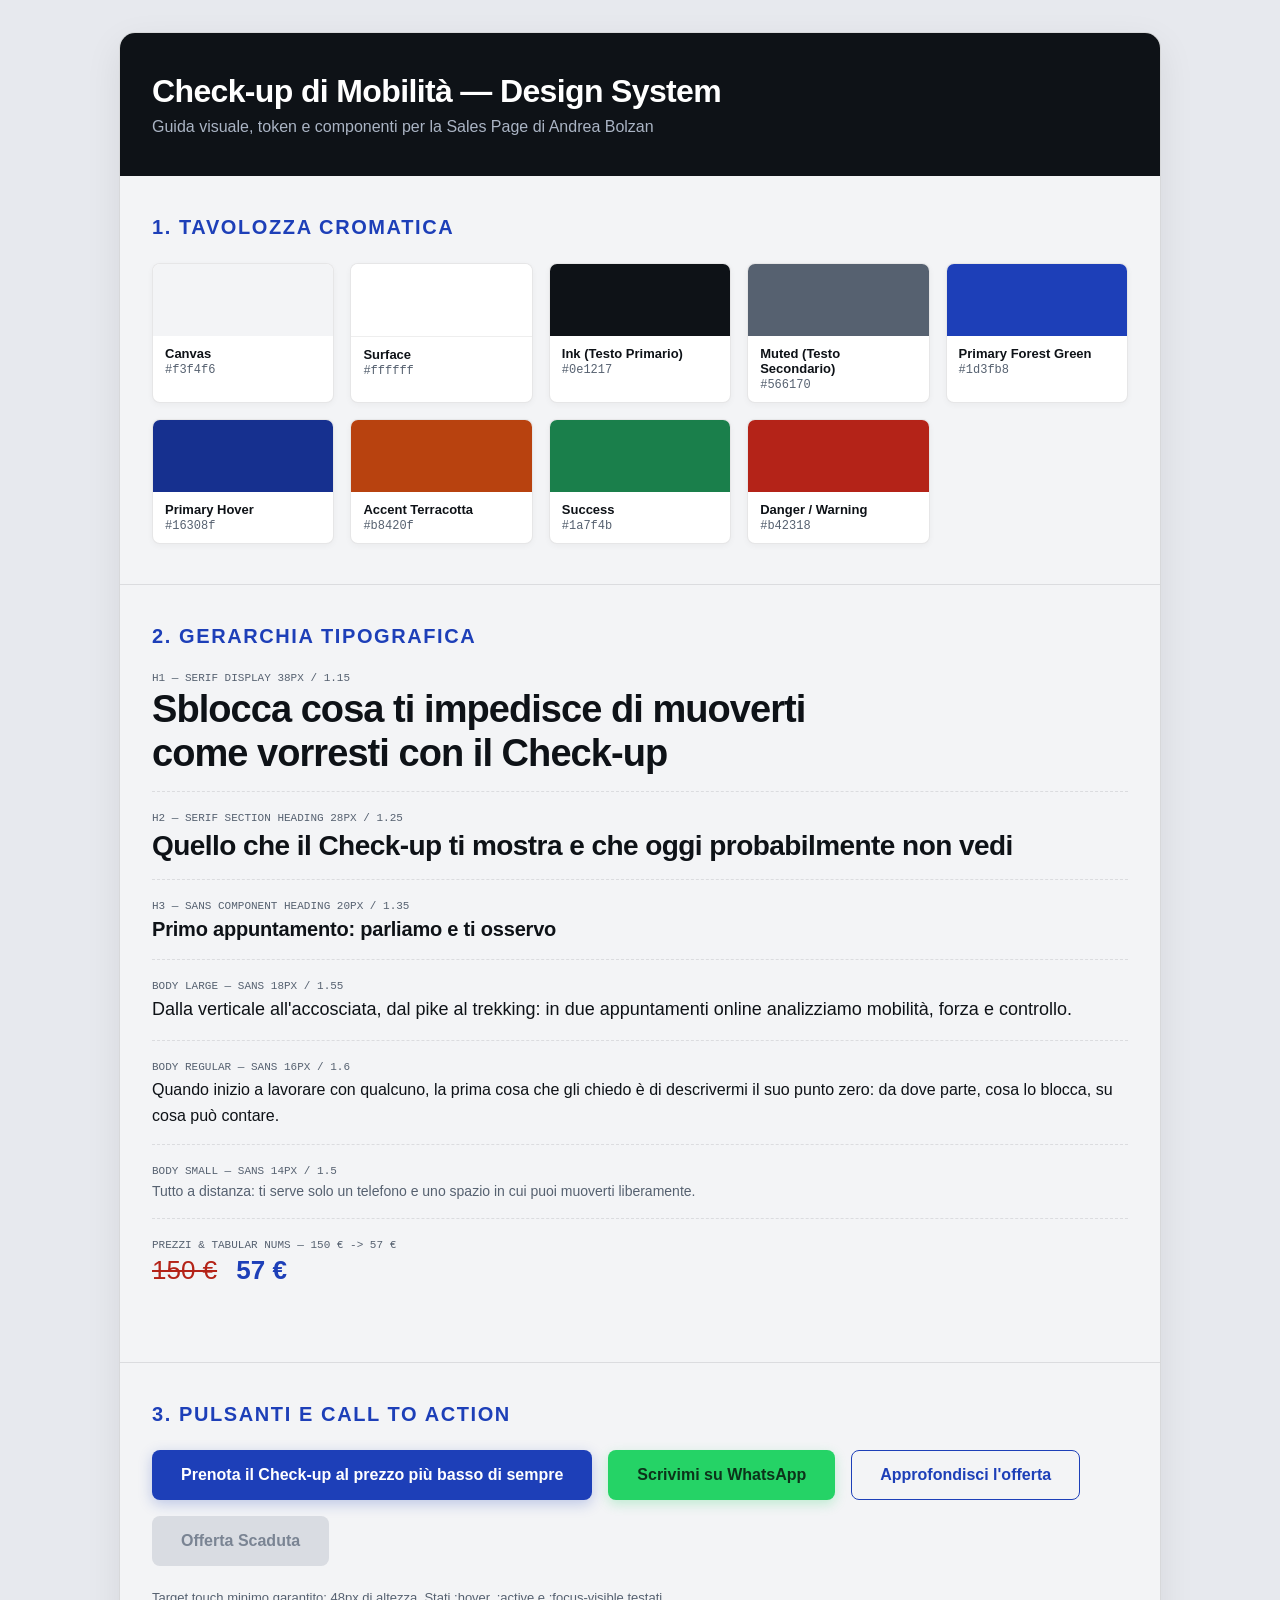
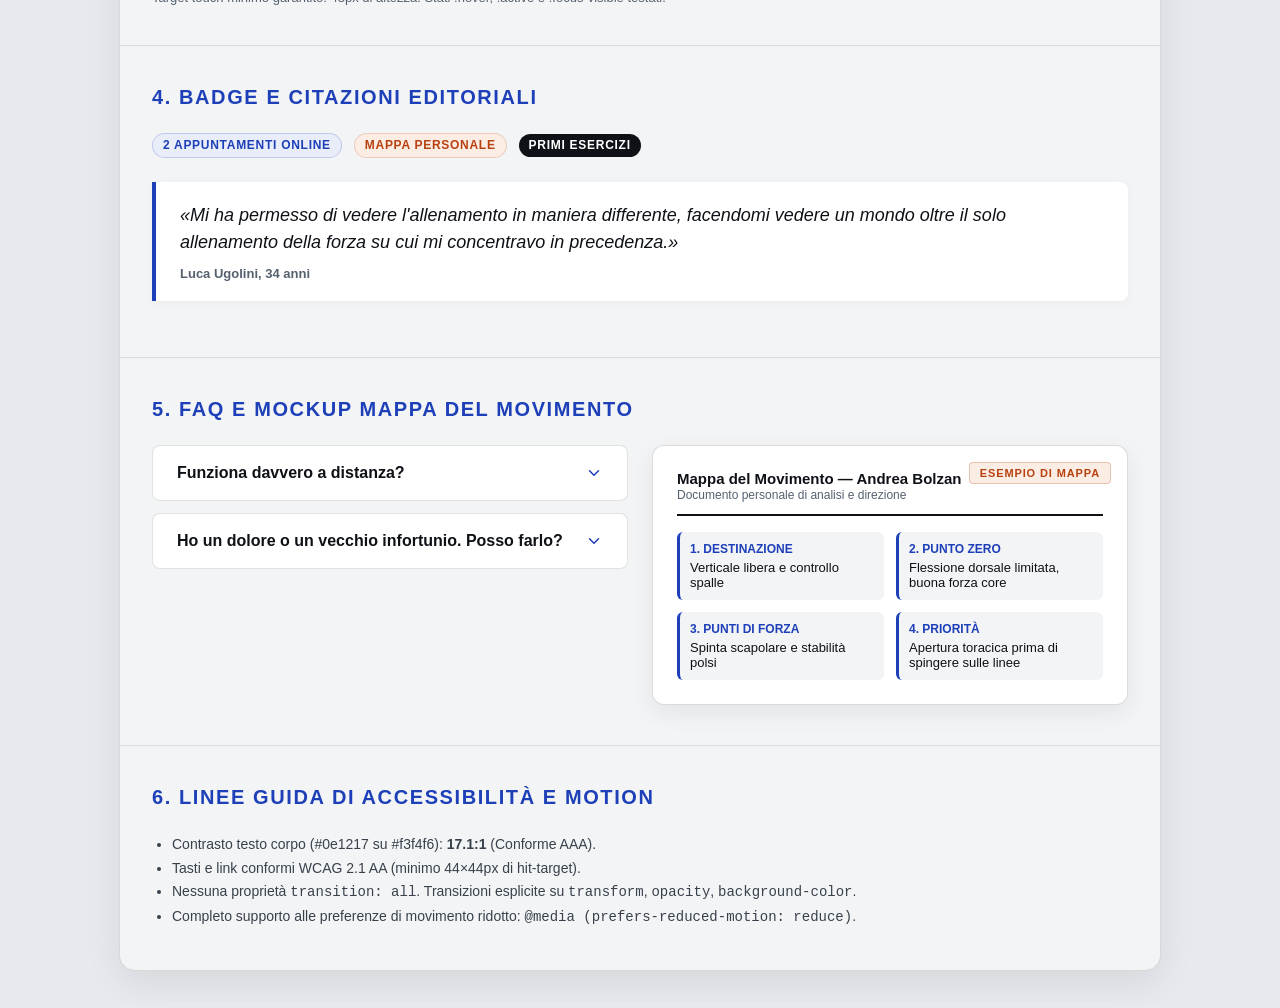
<file: design-system.html>
<!DOCTYPE html>
<html lang="it">
<head>
  <meta charset="UTF-8">
  <meta name="viewport" content="width=device-width, initial-scale=1.0">
  <title>Design System — Check-up di Mobilità (Andrea Bolzan)</title>
  <style>
    /* Scope wrapper variables */
    #ab-mobility-checkup, .ab-ds-wrapper {
      --ab-color-canvas: #f3f4f6;
      --ab-color-surface: #ffffff;
      --ab-color-surface-hover: #f8f9fb;
      --ab-color-ink: #0e1217;
      --ab-color-muted: #566170;
      --ab-color-primary: #1d3fb8;
      --ab-color-primary-hover: #16308f;
      --ab-color-primary-subtle: #e9edfa;
      --ab-color-accent: #b8420f;
      --ab-color-accent-hover: #9a350b;
      --ab-color-accent-subtle: #fbece4;
      --ab-color-line: rgba(14, 18, 23, 0.14);
      --ab-color-line-dark: rgba(255, 255, 255, 0.15);
      --ab-color-success: #1a7f4b;
      --ab-color-danger: #b42318;
      --ab-color-danger-subtle: #fbeceb;
      
      --ab-font-sans: -apple-system, BlinkMacSystemFont, "Segoe UI", Roboto, "Helvetica Neue", Arial, sans-serif;
      --ab-font-serif: "Helvetica Neue", "Segoe UI", -apple-system, BlinkMacSystemFont, Roboto, Arial, sans-serif;
      --ab-font-mono: ui-monospace, SFMono-Regular, Menlo, Monaco, Consolas, monospace;

      --ab-space-1: 4px;
      --ab-space-2: 8px;
      --ab-space-3: 12px;
      --ab-space-4: 16px;
      --ab-space-6: 24px;
      --ab-space-8: 32px;
      --ab-space-12: 48px;
      --ab-space-16: 64px;
      --ab-space-24: 96px;

      --ab-radius-sm: 4px;
      --ab-radius-md: 6px;
      --ab-radius-lg: 10px;
      --ab-radius-xl: 14px;
      --ab-radius-full: 9999px;

      --ab-shadow-sm: 0 1px 3px rgba(14, 18, 23, 0.06);
      --ab-shadow-md: 0 4px 12px rgba(14, 18, 23, 0.08);
      --ab-shadow-lg: 0 10px 28px rgba(14, 18, 23, 0.1);

      --ab-ease-out: cubic-bezier(0.23, 1, 0.32, 1);
      --ab-transition-fast: 150ms cubic-bezier(0.16, 1, 0.3, 1);
      --ab-transition-base: 250ms cubic-bezier(0.16, 1, 0.3, 1);
      --ab-transition-bounce: 350ms cubic-bezier(0.34, 1.56, 0.64, 1);

      --ab-container-max: 1120px;
      --ab-container-narrow: 760px;
    }

    /* Isolated Design System Page Styles */
    body {
      margin: 0;
      padding: 32px 16px;
      background-color: #e7e9ee;
      font-family: -apple-system, BlinkMacSystemFont, "Segoe UI", Roboto, sans-serif;
      color: #0e1217;
    }

    .ab-ds-container {
      max-width: 1040px;
      margin: 0 auto;
      background: #f3f4f6;
      border-radius: 16px;
      box-shadow: 0 12px 36px rgba(0, 0, 0, 0.08);
      overflow: hidden;
      border: 1px solid rgba(14, 18, 23, 0.12);
    }

    .ab-ds-header {
      background: #0e1217;
      color: #ffffff;
      padding: 40px 32px;
    }

    .ab-ds-header h1 {
      margin: 0 0 8px;
      font-size: 32px;
      font-family: "Helvetica Neue", "Segoe UI", -apple-system, BlinkMacSystemFont, Roboto, Arial, sans-serif;
      letter-spacing: -0.02em;
    }

    .ab-ds-header p {
      margin: 0;
      color: #aab4c4;
      font-size: 16px;
    }

    .ab-ds-section {
      padding: 40px 32px;
      border-bottom: 1px solid rgba(14, 18, 23, 0.1);
    }

    .ab-ds-section:last-child {
      border-bottom: none;
    }

    .ab-ds-title {
      font-size: 20px;
      font-weight: 700;
      text-transform: uppercase;
      letter-spacing: 0.08em;
      margin: 0 0 24px;
      color: #1d3fb8;
      display: flex;
      align-items: center;
      gap: 8px;
    }

    /* Palette Grid */
    .ab-palette-grid {
      display: grid;
      grid-template-columns: repeat(auto-fill, minmax(180px, 1fr));
      gap: 16px;
    }

    .ab-swatch {
      background: #ffffff;
      border-radius: 8px;
      border: 1px solid rgba(14, 18, 23, 0.1);
      overflow: hidden;
      box-shadow: 0 2px 6px rgba(0,0,0,0.04);
    }

    .ab-swatch__color {
      height: 72px;
      width: 100%;
    }

    .ab-swatch__info {
      padding: 10px 12px;
    }

    .ab-swatch__name {
      font-weight: 600;
      font-size: 13px;
      margin-bottom: 2px;
    }

    .ab-swatch__hex {
      font-family: ui-monospace, monospace;
      font-size: 12px;
      color: #566170;
    }

    /* Typography Showcase */
    .ab-type-row {
      margin-bottom: 20px;
      padding-bottom: 16px;
      border-bottom: 1px dashed rgba(14, 18, 23, 0.1);
    }

    .ab-type-row:last-child {
      border-bottom: none;
    }

    .ab-type-meta {
      font-family: ui-monospace, monospace;
      font-size: 11px;
      color: #566170;
      text-transform: uppercase;
      margin-bottom: 4px;
    }

    .ab-h1 {
      font-family: "Helvetica Neue", "Segoe UI", -apple-system, BlinkMacSystemFont, Roboto, Arial, sans-serif;
      font-size: 38px;
      line-height: 1.15;
      font-weight: 700;
      letter-spacing: -0.025em;
      margin: 0;
      text-wrap: balance;
      color: #0e1217;
    }

    .ab-h2 {
      font-family: "Helvetica Neue", "Segoe UI", -apple-system, BlinkMacSystemFont, Roboto, Arial, sans-serif;
      font-size: 28px;
      line-height: 1.25;
      font-weight: 600;
      letter-spacing: -0.02em;
      margin: 0;
      text-wrap: balance;
      color: #0e1217;
    }

    .ab-h3 {
      font-family: -apple-system, BlinkMacSystemFont, "Segoe UI", Roboto, sans-serif;
      font-size: 20px;
      line-height: 1.35;
      font-weight: 700;
      letter-spacing: -0.01em;
      margin: 0;
      color: #0e1217;
    }

    .ab-body {
      font-family: -apple-system, BlinkMacSystemFont, "Segoe UI", Roboto, sans-serif;
      font-size: 16px;
      line-height: 1.6;
      color: #0e1217;
      text-wrap: pretty;
      margin: 0;
    }

    .ab-body--large {
      font-size: 18px;
      line-height: 1.55;
    }

    .ab-body--small {
      font-size: 14px;
      line-height: 1.5;
      color: #566170;
    }

    /* Buttons & CTAs */
    .ab-btn-row {
      display: flex;
      flex-wrap: wrap;
      gap: 16px;
      align-items: center;
      margin-bottom: 24px;
    }

    .ab-cta {
      display: inline-flex;
      align-items: center;
      justify-content: center;
      text-decoration: none;
      font-family: -apple-system, BlinkMacSystemFont, "Segoe UI", Roboto, sans-serif;
      font-weight: 700;
      font-size: 16px;
      line-height: 1.25;
      padding: 14px 28px;
      min-height: 48px;
      min-width: 48px;
      border-radius: 8px;
      border: 1px solid transparent;
      cursor: pointer;
      text-align: center;
      text-wrap: balance;
      transition: background-color 200ms var(--ab-ease-out), transform 150ms var(--ab-ease-out), box-shadow 200ms var(--ab-ease-out), border-color 200ms var(--ab-ease-out);
      box-sizing: border-box;
    }

    .ab-cta:focus-visible {
      outline: 3px solid #1d3fb8;
      outline-offset: 3px;
    }

    .ab-cta--primary {
      background-color: #1d3fb8;
      color: #ffffff;
      box-shadow: 0 4px 14px rgba(29, 63, 184, 0.25);
    }

    .ab-cta--primary:hover {
      background-color: #16308f;
      transform: translateY(-1px);
      box-shadow: 0 6px 18px rgba(29, 63, 184, 0.32);
    }

    .ab-cta--primary:active {
      background-color: #0c1a45;
      transform: translateY(1px);
      box-shadow: 0 2px 8px rgba(29, 63, 184, 0.2);
    }

    .ab-cta--whatsapp {
      background-color: #25d366;
      color: #0c331a;
      box-shadow: 0 4px 12px rgba(37, 211, 102, 0.25);
    }

    .ab-cta--whatsapp:hover {
      background-color: #22bf5b;
      transform: translateY(-1px);
      box-shadow: 0 6px 16px rgba(37, 211, 102, 0.32);
    }

    .ab-cta--whatsapp:active {
      transform: translateY(1px);
    }

    .ab-cta--outline {
      background: transparent;
      border-color: #1d3fb8;
      color: #1d3fb8;
    }

    .ab-cta--outline:hover {
      background: #e9edfa;
    }

    .ab-cta--disabled,
    .ab-cta[disabled] {
      background-color: #d9dce2;
      color: #7a8493;
      border-color: transparent;
      cursor: not-allowed;
      box-shadow: none;
      transform: none;
    }

    /* Badges */
    .ab-badge {
      display: inline-flex;
      align-items: center;
      gap: 6px;
      font-size: 12px;
      font-weight: 700;
      text-transform: uppercase;
      letter-spacing: 0.06em;
      padding: 4px 10px;
      border-radius: 9999px;
      line-height: 1.2;
    }

    .ab-badge--primary {
      background: #e9edfa;
      color: #1d3fb8;
      border: 1px solid rgba(29, 63, 184, 0.2);
    }

    .ab-badge--accent {
      background: #fbece4;
      color: #b8420f;
      border: 1px solid rgba(184, 66, 15, 0.2);
    }

    .ab-badge--dark {
      background: #0e1217;
      color: #ffffff;
    }

    /* Blockquote */
    .ab-quote {
      position: relative;
      background: #ffffff;
      border-left: 4px solid #1d3fb8;
      border-radius: 0 8px 8px 0;
      padding: 20px 24px;
      margin: 16px 0;
      box-shadow: 0 2px 8px rgba(14, 18, 23, 0.04);
    }

    .ab-quote p {
      font-family: "Helvetica Neue", "Segoe UI", -apple-system, BlinkMacSystemFont, Roboto, Arial, sans-serif;
      font-size: 18px;
      font-style: italic;
      line-height: 1.5;
      color: #0e1217;
      margin: 0 0 10px;
    }

    .ab-quote footer {
      font-family: -apple-system, BlinkMacSystemFont, "Segoe UI", Roboto, sans-serif;
      font-size: 13px;
      font-weight: 600;
      color: #566170;
    }

    /* FAQ Details/Summary Component */
    .ab-faq-item {
      background: #ffffff;
      border: 1px solid rgba(14, 18, 23, 0.12);
      border-radius: 8px;
      margin-bottom: 12px;
      overflow: hidden;
      transition: border-color 200ms var(--ab-ease-out), box-shadow 200ms var(--ab-ease-out);
    }

    .ab-faq-item:hover {
      border-color: rgba(29, 63, 184, 0.35);
    }

    .ab-faq-item[open] {
      border-color: #1d3fb8;
      box-shadow: 0 4px 14px rgba(29, 63, 184, 0.08);
    }

    .ab-faq-summary {
      padding: 18px 24px;
      font-weight: 600;
      font-size: 16px;
      color: #0e1217;
      cursor: pointer;
      list-style: none;
      display: flex;
      align-items: center;
      justify-content: space-between;
      user-select: none;
    }

    .ab-faq-summary::-webkit-details-marker {
      display: none;
    }

    .ab-faq-summary:focus-visible {
      outline: 2px solid #1d3fb8;
      outline-offset: -2px;
    }

    .ab-faq-icon {
      width: 18px;
      height: 18px;
      transition: transform 250ms var(--ab-ease-out);
      color: #1d3fb8;
      flex-shrink: 0;
    }

    .ab-faq-item[open] .ab-faq-icon {
      transform: rotate(180deg);
    }

    .ab-faq-content {
      padding: 0 24px 20px;
      font-size: 15px;
      line-height: 1.6;
      color: #38414b;
      border-top: 1px solid rgba(14, 18, 23, 0.06);
      padding-top: 14px;
    }

    /* Timeline Stepper Component */
    .ab-stepper {
      display: grid;
      grid-template-columns: repeat(3, 1fr);
      gap: 20px;
      position: relative;
    }

    .ab-step-card {
      background: #ffffff;
      border: 1px solid rgba(14, 18, 23, 0.1);
      border-radius: 10px;
      padding: 20px;
      position: relative;
    }

    .ab-step-num {
      width: 32px;
      height: 32px;
      border-radius: 9999px;
      background: #1d3fb8;
      color: #ffffff;
      display: flex;
      align-items: center;
      justify-content: center;
      font-weight: 700;
      font-size: 14px;
      margin-bottom: 12px;
    }

    /* Mappa Mockup Component */
    .ab-map-mockup {
      background: #ffffff;
      border: 1px solid rgba(14, 18, 23, 0.15);
      border-radius: 12px;
      padding: 24px;
      box-shadow: 0 8px 24px rgba(14, 18, 23, 0.07);
      position: relative;
    }

    .ab-map-badge {
      position: absolute;
      top: 16px;
      right: 16px;
      font-size: 11px;
      text-transform: uppercase;
      font-weight: 700;
      letter-spacing: 0.08em;
      color: #b8420f;
      background: #fbece4;
      padding: 4px 10px;
      border-radius: 4px;
      border: 1px solid rgba(184, 66, 15, 0.25);
    }

    .ab-map-header {
      border-bottom: 2px solid #0e1217;
      padding-bottom: 12px;
      margin-bottom: 16px;
    }

    .ab-map-grid {
      display: grid;
      grid-template-columns: 1fr 1fr;
      gap: 12px;
      font-size: 13px;
    }

    .ab-map-cell {
      padding: 10px;
      background: #f3f4f6;
      border-radius: 6px;
      border-left: 3px solid #1d3fb8;
    }

    .ab-map-cell strong {
      display: block;
      color: #1d3fb8;
      margin-bottom: 4px;
      font-size: 12px;
      text-transform: uppercase;
    }

    /* Reduced Motion */
    @media (prefers-reduced-motion: reduce) {
      * {
        animation-duration: 0.01ms !important;
        animation-iteration-count: 1 !important;
        transition-duration: 0.01ms !important;
        scroll-behavior: auto !important;
      }
    }
  </style>
</head>
<body>

  <div class="ab-ds-container">
    <div class="ab-ds-header">
      <h1>Check-up di Mobilità — Design System</h1>
      <p>Guida visuale, token e componenti per la Sales Page di Andrea Bolzan</p>
    </div>

    <!-- 1. COLOR TOKENS -->
    <div class="ab-ds-section">
      <div class="ab-ds-title">1. Tavolozza Cromatica</div>
      <div class="ab-palette-grid">
        <div class="ab-swatch">
          <div class="ab-swatch__color" style="background-color: #f3f4f6;"></div>
          <div class="ab-swatch__info">
            <div class="ab-swatch__name">Canvas</div>
            <div class="ab-swatch__hex">#f3f4f6</div>
          </div>
        </div>
        <div class="ab-swatch">
          <div class="ab-swatch__color" style="background-color: #ffffff; border-bottom: 1px solid #eee;"></div>
          <div class="ab-swatch__info">
            <div class="ab-swatch__name">Surface</div>
            <div class="ab-swatch__hex">#ffffff</div>
          </div>
        </div>
        <div class="ab-swatch">
          <div class="ab-swatch__color" style="background-color: #0e1217;"></div>
          <div class="ab-swatch__info">
            <div class="ab-swatch__name">Ink (Testo Primario)</div>
            <div class="ab-swatch__hex">#0e1217</div>
          </div>
        </div>
        <div class="ab-swatch">
          <div class="ab-swatch__color" style="background-color: #566170;"></div>
          <div class="ab-swatch__info">
            <div class="ab-swatch__name">Muted (Testo Secondario)</div>
            <div class="ab-swatch__hex">#566170</div>
          </div>
        </div>
        <div class="ab-swatch">
          <div class="ab-swatch__color" style="background-color: #1d3fb8;"></div>
          <div class="ab-swatch__info">
            <div class="ab-swatch__name">Primary Forest Green</div>
            <div class="ab-swatch__hex">#1d3fb8</div>
          </div>
        </div>
        <div class="ab-swatch">
          <div class="ab-swatch__color" style="background-color: #16308f;"></div>
          <div class="ab-swatch__info">
            <div class="ab-swatch__name">Primary Hover</div>
            <div class="ab-swatch__hex">#16308f</div>
          </div>
        </div>
        <div class="ab-swatch">
          <div class="ab-swatch__color" style="background-color: #b8420f;"></div>
          <div class="ab-swatch__info">
            <div class="ab-swatch__name">Accent Terracotta</div>
            <div class="ab-swatch__hex">#b8420f</div>
          </div>
        </div>
        <div class="ab-swatch">
          <div class="ab-swatch__color" style="background-color: #1a7f4b;"></div>
          <div class="ab-swatch__info">
            <div class="ab-swatch__name">Success</div>
            <div class="ab-swatch__hex">#1a7f4b</div>
          </div>
        </div>
        <div class="ab-swatch">
          <div class="ab-swatch__color" style="background-color: #b42318;"></div>
          <div class="ab-swatch__info">
            <div class="ab-swatch__name">Danger / Warning</div>
            <div class="ab-swatch__hex">#b42318</div>
          </div>
        </div>
      </div>
    </div>

    <!-- 2. TYPOGRAPHY -->
    <div class="ab-ds-section">
      <div class="ab-ds-title">2. Gerarchia Tipografica</div>
      <div class="ab-type-row">
        <div class="ab-type-meta">H1 — Serif Display 38px / 1.15</div>
        <h1 class="ab-h1">Sblocca cosa ti impedisce di muoverti come vorresti con il Check-up</h1>
      </div>
      <div class="ab-type-row">
        <div class="ab-type-meta">H2 — Serif Section Heading 28px / 1.25</div>
        <h2 class="ab-h2">Quello che il Check-up ti mostra e che oggi probabilmente non vedi</h2>
      </div>
      <div class="ab-type-row">
        <div class="ab-type-meta">H3 — Sans Component Heading 20px / 1.35</div>
        <h3 class="ab-h3">Primo appuntamento: parliamo e ti osservo</h3>
      </div>
      <div class="ab-type-row">
        <div class="ab-type-meta">Body Large — Sans 18px / 1.55</div>
        <p class="ab-body ab-body--large">Dalla verticale all'accosciata, dal pike al trekking: in due appuntamenti online analizziamo mobilità, forza e controllo.</p>
      </div>
      <div class="ab-type-row">
        <div class="ab-type-meta">Body Regular — Sans 16px / 1.6</div>
        <p class="ab-body">Quando inizio a lavorare con qualcuno, la prima cosa che gli chiedo è di descrivermi il suo punto zero: da dove parte, cosa lo blocca, su cosa può contare.</p>
      </div>
      <div class="ab-type-row">
        <div class="ab-type-meta">Body Small — Sans 14px / 1.5</div>
        <p class="ab-body ab-body--small">Tutto a distanza: ti serve solo un telefono e uno spazio in cui puoi muoverti liberamente.</p>
      </div>
      <div class="ab-type-row">
        <div class="ab-type-meta">Prezzi & Tabular Nums — 150 € -> 57 €</div>
        <div style="font-variant-numeric: tabular-nums; font-weight: 700; font-size: 26px;">
          <span style="text-decoration: line-through; color: #b42318; margin-right: 12px; font-weight: 400;">150 €</span>
          <span style="color: #1d3fb8;">57 €</span>
        </div>
      </div>
    </div>

    <!-- 3. BUTTONS & CTAS -->
    <div class="ab-ds-section">
      <div class="ab-ds-title">3. Pulsanti e Call To Action</div>
      <div class="ab-btn-row">
        <a class="ab-cta ab-cta--primary" href="#CHECKOUT_URL">Prenota il Check-up al prezzo più basso di sempre</a>
        <a class="ab-cta ab-cta--whatsapp" href="#WHATSAPP_URL">Scrivimi su WhatsApp</a>
        <a class="ab-cta ab-cta--outline" href="#CHECKOUT_URL">Approfondisci l'offerta</a>
        <button class="ab-cta ab-cta--disabled" disabled>Offerta Scaduta</button>
      </div>
      <div style="font-size: 13px; color: #566170;">
        Target touch minimo garantito: 48px di altezza. Stati :hover, :active e :focus-visible testati.
      </div>
    </div>

    <!-- 4. BADGES & CITAZIONI -->
    <div class="ab-ds-section">
      <div class="ab-ds-title">4. Badge e Citazioni Editoriali</div>
      <div style="display: flex; gap: 12px; align-items: center; margin-bottom: 24px;">
        <span class="ab-badge ab-badge--primary">2 Appuntamenti Online</span>
        <span class="ab-badge ab-badge--accent">Mappa Personale</span>
        <span class="ab-badge ab-badge--dark">Primi Esercizi</span>
      </div>
      <blockquote class="ab-quote">
        <p>«Mi ha permesso di vedere l'allenamento in maniera differente, facendomi vedere un mondo oltre il solo allenamento della forza su cui mi concentravo in precedenza.»</p>
        <footer>Luca Ugolini, 34 anni</footer>
      </blockquote>
    </div>

    <!-- 5. COMPONENTI DINAMICI: FAQ & MAPPA -->
    <div class="ab-ds-section">
      <div class="ab-ds-title">5. FAQ e Mockup Mappa del Movimento</div>
      <div style="display: grid; grid-template-columns: 1fr 1fr; gap: 24px;">
        <div>
          <details class="ab-faq-item">
            <summary class="ab-faq-summary">
              <span>Funziona davvero a distanza?</span>
              <svg class="ab-faq-icon" viewBox="0 0 24 24" fill="none" stroke="currentColor" stroke-width="2" stroke-linecap="round" stroke-linejoin="round"><polyline points="6 9 12 15 18 9"></polyline></svg>
            </summary>
            <div class="ab-faq-content">
              Sì: è così che lavoro con i miei clienti, e oggi ne seguo più di 40 a distanza. Per i test mi basta vederti muovere in videochiamata.
            </div>
          </details>

          <details class="ab-faq-item">
            <summary class="ab-faq-summary">
              <span>Ho un dolore o un vecchio infortunio. Posso farlo?</span>
              <svg class="ab-faq-icon" viewBox="0 0 24 24" fill="none" stroke="currentColor" stroke-width="2" stroke-linecap="round" stroke-linejoin="round"><polyline points="6 9 12 15 18 9"></polyline></svg>
            </summary>
            <div class="ab-faq-content">
              Sì: dolori e infortuni passati li raccolgo come parte del tuo contesto. Il Check-up però non è una visita medica e non fa diagnosi. Se emerge qualcosa che va oltre il mio lavoro, ti indirizzo al professionista giusto.
            </div>
          </details>
        </div>

        <div>
          <div class="ab-map-mockup">
            <div class="ab-map-badge">Esempio di Mappa</div>
            <div class="ab-map-header">
              <strong style="font-size: 15px; color: #0e1217; font-family: "Helvetica Neue", "Segoe UI", Arial, sans-serif;">Mappa del Movimento — Andrea Bolzan</strong>
              <div style="font-size: 12px; color: #566170;">Documento personale di analisi e direzione</div>
            </div>
            <div class="ab-map-grid">
              <div class="ab-map-cell">
                <strong>1. Destinazione</strong>
                Verticale libera e controllo spalle
              </div>
              <div class="ab-map-cell">
                <strong>2. Punto Zero</strong>
                Flessione dorsale limitata, buona forza core
              </div>
              <div class="ab-map-cell">
                <strong>3. Punti di Forza</strong>
                Spinta scapolare e stabilità polsi
              </div>
              <div class="ab-map-cell">
                <strong>4. Priorità</strong>
                Apertura toracica prima di spingere sulle linee
              </div>
            </div>
          </div>
        </div>
      </div>
    </div>

    <!-- 6. ACCESSIBILITA' & MOTION -->
    <div class="ab-ds-section">
      <div class="ab-ds-title">6. Linee Guida di Accessibilità e Motion</div>
      <ul style="margin: 0; padding-left: 20px; font-size: 14px; line-height: 1.7; color: #38414b;">
        <li>Contrasto testo corpo (#0e1217 su #f3f4f6): <strong>17.1:1</strong> (Conforme AAA).</li>
        <li>Tasti e link conformi WCAG 2.1 AA (minimo 44×44px di hit-target).</li>
        <li>Nessuna proprietà <code>transition: all</code>. Transizioni esplicite su <code>transform</code>, <code>opacity</code>, <code>background-color</code>.</li>
        <li>Completo supporto alle preferenze di movimento ridotto: <code>@media (prefers-reduced-motion: reduce)</code>.</li>
      </ul>
    </div>

  </div>

</body>
</html>
</file>
<file: styles.css>
/* ==========================================================================
   CHECK-UP DI MOBILITÀ — SALES PAGE (ANDREA BOLZAN)
   Stili isolati e con namespace esclusivo per GoHighLevel
   Wrapper principale: #ab-mobility-checkup
   ========================================================================== */

#ab-mobility-checkup {
  /* Design Tokens Fondamentali */
  --ab-color-canvas: #f3f4f6;
  --ab-color-canvas-alt: #e7e9ee;
  --ab-color-surface: #ffffff;
  --ab-color-surface-hover: #f8f9fb;
  --ab-color-ink: #0e1217;
  --ab-color-ink-muted: #38414b;
  --ab-color-muted: #566170;
  --ab-color-primary: #1d3fb8;
  --ab-color-primary-hover: #16308f;
  --ab-color-primary-dark: #0c1a45;
  --ab-color-primary-subtle: #e9edfa;
  --ab-color-accent: #b8420f;
  --ab-color-accent-hover: #9a350b;
  --ab-color-accent-subtle: #fbece4;
  --ab-color-line: rgba(14, 18, 23, 0.14);
  --ab-color-line-dark: rgba(255, 255, 255, 0.16);
  --ab-color-success: #1a7f4b;
  --ab-color-danger: #b42318;
  --ab-color-danger-subtle: #fbeceb;

  --ab-font-sans: -apple-system, BlinkMacSystemFont, "Segoe UI", Roboto, "Helvetica Neue", Arial, sans-serif;
  --ab-font-serif: "Helvetica Neue", "Segoe UI", -apple-system, BlinkMacSystemFont, Roboto, Arial, sans-serif;
  --ab-font-mono: ui-monospace, SFMono-Regular, Menlo, Monaco, Consolas, monospace;

  --ab-space-1: 4px;
  --ab-space-2: 8px;
  --ab-space-3: 12px;
  --ab-space-4: 16px;
  --ab-space-5: 20px;
  --ab-space-6: 24px;
  --ab-space-8: 32px;
  --ab-space-10: 40px;
  --ab-space-12: 48px;
  --ab-space-16: 64px;
  --ab-space-20: 80px;
  --ab-space-24: 96px;

  --ab-radius-sm: 4px;
  --ab-radius-md: 6px;
  --ab-radius-lg: 10px;
  --ab-radius-xl: 14px;
  --ab-radius-full: 9999px;

  --ab-shadow-sm: 0 1px 1px rgba(14, 18, 23, 0.04), 0 1px 3px rgba(14, 18, 23, 0.06);
  --ab-shadow-md: 0 1px 2px rgba(14, 18, 23, 0.05), 0 4px 12px rgba(14, 18, 23, 0.08);
  --ab-shadow-lg: 0 2px 4px rgba(14, 18, 23, 0.05), 0 12px 32px rgba(14, 18, 23, 0.10);
  --ab-shadow-btn: 0 2px 6px rgba(29, 63, 184, 0.28);
  --ab-shadow-wa: 0 4px 12px rgba(37, 211, 102, 0.25);

  --ab-ease-out: cubic-bezier(0.23, 1, 0.32, 1);
  --ab-container-max: 1160px;
  --ab-container-narrow: 780px;

  /* Resets scoped to wrapper */
  box-sizing: border-box;
  font-family: var(--ab-font-sans);
  font-size: 16px;
  line-height: 1.6;
  color: var(--ab-color-ink);
  background-color: var(--ab-color-canvas);
  -webkit-font-smoothing: antialiased;
  -moz-osx-font-smoothing: grayscale;
  /* clip (non hidden): il wrapper non diventa un contenitore di scroll che intercetta la rotella */
  overflow-x: hidden;
  overflow-x: clip;
  width: 100%;
  position: relative;
  min-height: 100vh;
  min-height: 100dvh;
  -webkit-tap-highlight-color: transparent;
}

#ab-mobility-checkup *,
#ab-mobility-checkup *::before,
#ab-mobility-checkup *::after {
  box-sizing: border-box;
}

/* Touch Targets, Gestures & iOS Tap Highlight */
#ab-mobility-checkup a,
#ab-mobility-checkup button,
#ab-mobility-checkup summary,
#ab-mobility-checkup [role="button"],
#ab-mobility-checkup .ab-cta {
  touch-action: manipulation;
  -webkit-tap-highlight-color: transparent;
}

/* Prevenzione auto-zoom Safari iOS (font-size >= 16px) */
#ab-mobility-checkup input,
#ab-mobility-checkup select,
#ab-mobility-checkup textarea {
  font-size: 16px;
}

/* Numeri Tabulari */
#ab-mobility-checkup .ab-tabular {
  font-variant-numeric: tabular-nums;
}

/* Container */
#ab-mobility-checkup .ab-container {
  width: 100%;
  max-width: var(--ab-container-max);
  margin-left: auto;
  margin-right: auto;
  padding-left: var(--ab-space-5);
  padding-right: var(--ab-space-5);
}

#ab-mobility-checkup .ab-container--narrow {
  max-width: var(--ab-container-narrow);
}

/* Tipografia e Titoli */
#ab-mobility-checkup .ab-eyebrow {
  display: inline-block;
  font-size: 12px;
  font-weight: 700;
  text-transform: uppercase;
  letter-spacing: 0.08em;
  color: var(--ab-color-accent);
  margin-bottom: var(--ab-space-2);
}

#ab-mobility-checkup .ab-title-h1 {
  font-family: var(--ab-font-serif);
  font-size: clamp(28px, 4.5vw, 46px);
  line-height: 1.18;
  font-weight: 800;
  text-transform: none;
  letter-spacing: -0.025em; /* esplicito: isola dal tema GHL e stringe i titoli grandi */
  color: var(--ab-color-ink);
  margin-top: 0;
  margin-bottom: var(--ab-space-4);
  text-wrap: balance;
}

#ab-mobility-checkup .ab-title-h2 {
  font-family: var(--ab-font-serif);
  font-size: clamp(24px, 3.5vw, 36px);
  line-height: 1.24;
  font-weight: 800;
  text-transform: none;
  letter-spacing: -0.02em; /* esplicito: isola dal tema GHL e stringe i titoli grandi */
  color: var(--ab-color-ink);
  margin-top: 0;
  margin-bottom: var(--ab-space-3);
  text-wrap: balance;
}

#ab-mobility-checkup .ab-title-h3 {
  font-family: var(--ab-font-sans);
  font-size: clamp(18px, 2.5vw, 20px);
  line-height: 1.35;
  font-weight: 700;
  text-transform: none;
  letter-spacing: -0.01em; /* esplicito: isola dal tema GHL e stringe i titoli grandi */
  color: var(--ab-color-ink);
  margin-top: 0;
  margin-bottom: var(--ab-space-2);
  text-wrap: balance;
}

#ab-mobility-checkup .ab-subtitle {
  font-size: clamp(16px, 2vw, 19px);
  line-height: 1.55;
  color: var(--ab-color-ink-muted);
  margin-top: 0;
  margin-bottom: var(--ab-space-6);
  text-wrap: pretty;
}

#ab-mobility-checkup .ab-body {
  font-size: clamp(16px, 1.2vw, 17px);
  line-height: 1.6;
  color: var(--ab-color-ink);
  margin-top: 0;
  margin-bottom: var(--ab-space-4);
  text-wrap: pretty;
}

#ab-mobility-checkup .ab-body--emphasis {
  font-weight: 600;
  font-size: clamp(16.5px, 1.3vw, 18px);
  color: var(--ab-color-ink);
}

#ab-mobility-checkup .ab-body--small {
  font-size: 14.5px;
  line-height: 1.5;
  color: var(--ab-color-ink-muted);
}

/* Sezioni Macro */
#ab-mobility-checkup .ab-section {
  padding-top: var(--ab-space-16);
  padding-bottom: var(--ab-space-16);
  position: relative;
}

#ab-mobility-checkup .ab-section--canvas {
  background-color: var(--ab-color-canvas);
}

#ab-mobility-checkup .ab-section--surface {
  background-color: var(--ab-color-surface);
  border-top: 1px solid var(--ab-color-line);
  border-bottom: 1px solid var(--ab-color-line);
}

#ab-mobility-checkup .ab-section--deep-green {
  background-color: var(--ab-color-primary-dark);
  color: #ffffff;
}

/* ==========================================================================
   SISTEMA CTA & BOTTONI
   ========================================================================== */
#ab-mobility-checkup .ab-cta-group {
  display: flex;
  flex-direction: column;
  gap: var(--ab-space-3);
  margin-top: var(--ab-space-5);
  margin-bottom: var(--ab-space-4);
}

#ab-mobility-checkup .ab-cta-group--center {
  align-items: center;
  justify-content: center;
}

#ab-mobility-checkup .ab-cta {
  display: inline-flex;
  align-items: center;
  justify-content: center;
  gap: 10px;
  text-decoration: none;
  font-family: var(--ab-font-sans);
  font-weight: 700;
  font-size: 16px;
  line-height: 1.25;
  padding: 16px 28px;
  min-height: 48px;
  min-width: 48px;
  border-radius: var(--ab-radius-md);
  border: 1px solid transparent;
  cursor: pointer;
  text-align: center;
  text-wrap: balance;
  transition: background-color 200ms var(--ab-ease-out), transform 160ms var(--ab-ease-out), box-shadow 200ms var(--ab-ease-out), border-color 200ms var(--ab-ease-out), color 200ms var(--ab-ease-out);
}

#ab-mobility-checkup .ab-cta:focus-visible {
  outline: 3px solid var(--ab-color-primary);
  outline-offset: 3px;
}

#ab-mobility-checkup .ab-cta--primary {
  background-color: var(--ab-color-primary);
  color: #ffffff;
  box-shadow: var(--ab-shadow-btn);
}

@media (hover: hover) {
  #ab-mobility-checkup .ab-cta--primary:hover {
    background-color: var(--ab-color-primary-hover);
    transform: translateY(-1px);
    box-shadow: 0 6px 18px rgba(29, 63, 184, 0.34);
  }
}

#ab-mobility-checkup .ab-cta--primary:active {
  background-color: var(--ab-color-primary-dark);
  transform: scale(0.97);
  box-shadow: 0 2px 6px rgba(29, 63, 184, 0.22);
}

#ab-mobility-checkup .ab-cta--inverted {
  background-color: #ffffff;
  color: var(--ab-color-primary-dark);
  box-shadow: 0 4px 14px rgba(0, 0, 0, 0.18);
}

@media (hover: hover) {
  #ab-mobility-checkup .ab-cta--inverted:hover {
    background-color: #f7f9f8;
    color: var(--ab-color-primary);
    transform: translateY(-1px);
    box-shadow: 0 6px 20px rgba(0, 0, 0, 0.25);
  }
}

#ab-mobility-checkup .ab-cta--whatsapp {
  background-color: #25d366;
  color: #0c331a;
  box-shadow: var(--ab-shadow-wa);
  font-size: 15.5px;
}

@media (hover: hover) {
  #ab-mobility-checkup .ab-cta--whatsapp:hover {
    background-color: #20bd5a;
    transform: translateY(-1px);
    box-shadow: 0 6px 18px rgba(37, 211, 102, 0.35);
  }
}

#ab-mobility-checkup .ab-cta--whatsapp:active {
  background-color: #1caa51;
  transform: scale(0.97);
}

#ab-mobility-checkup .ab-cta--full {
  width: 100%;
}

/* ==========================================================================
   0. BARRA OFFERTA STICKY
   Nascosta di default in CSS! Si attiva via JS solo con deadlineISO valida
   ========================================================================== */
#ab-mobility-checkup .ab-top-bar {
  display: none; /* Default rigorosamente nascosto */
  background-color: var(--ab-color-primary-dark);
  color: #ffffff;
  padding: 8px 16px;
  font-size: 13.5px;
  font-weight: 600;
  text-align: center;
  position: sticky;
  top: 0;
  z-index: 100;
  box-shadow: 0 2px 8px rgba(0, 0, 0, 0.15);
  align-items: center;
  justify-content: center;
  flex-wrap: wrap;
  gap: 8px;
  transition: opacity 250ms var(--ab-ease-out), transform 250ms var(--ab-ease-out);
}

#ab-mobility-checkup .ab-top-bar.ab-top-bar--active {
  display: flex;
  animation: ab-top-bar-in 380ms var(--ab-ease-out) both;
}

@keyframes ab-top-bar-in {
  from { transform: translateY(-100%); opacity: 0; }
  to { transform: translateY(0); opacity: 1; }
}

/* Orario ben visibile: più grande, giallo con testo scuro sulla barra blu */
#ab-mobility-checkup .ab-countdown-timer {
  background: #ffe14d;
  color: var(--ab-color-ink);
  padding: 3px 10px;
  border-radius: var(--ab-radius-sm);
  font-size: 18px;
  line-height: 1.3;
  font-variant-numeric: tabular-nums;
  letter-spacing: 0.03em;
  font-weight: 800;
  white-space: nowrap;
}

/* ==========================================================================
   1. HERO
   Mobile-first: Pre-headline -> Headline -> Subtitle -> VSL -> Actions
   ========================================================================== */
#ab-mobility-checkup .ab-hero {
  /* Su mobile attaccato al countdown, così il video entra nella prima schermata */
  padding-top: var(--ab-space-3);
  padding-bottom: var(--ab-space-16);
}

#ab-mobility-checkup .ab-hero__grid {
  display: flex;
  flex-direction: column;
}

#ab-mobility-checkup .ab-hero__content {
  display: contents; /* Srotola i nodi su mobile per ordinamento semantico */
}

#ab-mobility-checkup .ab-preheadline {
  order: 1;
  display: inline-block;
  font-size: 14px;
  font-weight: 700;
  color: var(--ab-color-primary);
  background: var(--ab-color-primary-subtle);
  padding: 6px 14px;
  border-radius: var(--ab-radius-full);
  margin-bottom: var(--ab-space-4);
  width: fit-content;
}

#ab-mobility-checkup .ab-hero .ab-title-h1 {
  order: 2;
}

#ab-mobility-checkup .ab-hero .ab-subtitle {
  order: 3;
}

#ab-mobility-checkup .ab-hero .ab-subtitle strong {
  color: var(--ab-color-ink);
}

/* Cosa ricevi: staccato dal sottotitolo (su mobile sotto il video) */
#ab-mobility-checkup .ab-hero-highlight {
  order: 5;
  margin: 0 0 var(--ab-space-6);
  font-size: clamp(16px, 2vw, 18px);
  line-height: 1.55;
  padding: var(--ab-space-3) var(--ab-space-4);
  border: 2px solid #f5c518;
  border-radius: var(--ab-radius-sm);
  background: rgba(255, 225, 77, 0.16);
  color: var(--ab-color-ink);
  font-weight: 600;
}

#ab-mobility-checkup .ab-hero__media {
  order: 4;
  width: 100%;
  margin-top: var(--ab-space-2);
  margin-bottom: var(--ab-space-6);
}

#ab-mobility-checkup .ab-hero__actions {
  order: 6;
  display: flex;
  flex-direction: column;
  gap: var(--ab-space-3);
}

#ab-mobility-checkup .ab-hero__whatsapp-block {
  margin-top: 4px;
  margin-bottom: var(--ab-space-3);
}

#ab-mobility-checkup .ab-hero__whatsapp-query {
  font-size: 13.5px;
  color: var(--ab-color-muted);
  margin-bottom: 6px;
  margin-top: 0;
}

#ab-mobility-checkup .ab-vsl-card {
  background: var(--ab-color-surface);
  border: 1px solid var(--ab-color-line);
  border-radius: var(--ab-radius-lg);
  overflow: hidden;
  box-shadow: var(--ab-shadow-md);
}

#ab-mobility-checkup .ab-vsl-ratio {
  position: relative;
  width: 100%;
  padding-bottom: 56.25%; /* 16:9 Aspect Ratio */
  background: #0e1217;
}


/* ==========================================================================
   2. QUELLO CHE IL CHECK-UP MOSTRA
   ========================================================================== */
#ab-mobility-checkup .ab-reveal-grid {
  list-style: none;
  padding: 0;
  margin: 0;
  display: flex;
  flex-direction: column;
  gap: var(--ab-space-4);
}

#ab-mobility-checkup .ab-reveal-item {
  display: flex;
  gap: var(--ab-space-4);
  align-items: flex-start;
  padding: var(--ab-space-4);
  background: var(--ab-color-canvas);
  border: 1px solid var(--ab-color-line);
  border-radius: var(--ab-radius-md);
  transition: border-color 200ms var(--ab-ease-out), box-shadow 200ms var(--ab-ease-out);
}

@media (hover: hover) {
  #ab-mobility-checkup .ab-reveal-item:hover {
    border-color: rgba(29, 63, 184, 0.38);
    box-shadow: var(--ab-shadow-sm);
  }
}

#ab-mobility-checkup .ab-reveal-num {
  font-family: var(--ab-font-mono);
  font-weight: 700;
  font-size: 18px;
  color: var(--ab-color-primary);
  background: var(--ab-color-primary-subtle);
  width: 40px;
  height: 40px;
  min-width: 40px;
  border-radius: var(--ab-radius-sm);
  display: flex;
  align-items: center;
  justify-content: center;
}

#ab-mobility-checkup .ab-reveal-content {
  flex: 1;
}

#ab-mobility-checkup .ab-reveal-highlight {
  display: block;
  font-size: 15.5px;
  font-weight: 700;
  color: var(--ab-color-primary-dark);
  margin-bottom: 2px;
}

#ab-mobility-checkup .ab-reveal-text {
  font-size: 15px;
  line-height: 1.5;
  color: var(--ab-color-ink);
  margin: 0;
}

/* ==========================================================================
   3. PROVA SOCIALE INIZIALE
   ========================================================================== */
#ab-mobility-checkup .ab-proof-grid {
  display: flex;
  overflow-x: auto;
  scroll-snap-type: x mandatory;
  -webkit-overflow-scrolling: touch;
  scroll-padding-inline: var(--ab-space-4);
  gap: var(--ab-space-4);
  margin-bottom: var(--ab-space-12);
  padding-bottom: var(--ab-space-4);
  overscroll-behavior-x: contain;
  --ab-proof-fade-l: 0px;
  --ab-proof-fade-r: 36px;
  -webkit-mask-image: linear-gradient(to right, transparent 0, #000 var(--ab-proof-fade-l), #000 calc(100% - var(--ab-proof-fade-r)), transparent 100%);
  mask-image: linear-gradient(to right, transparent 0, #000 var(--ab-proof-fade-l), #000 calc(100% - var(--ab-proof-fade-r)), transparent 100%);
}

#ab-mobility-checkup .ab-proof-card {
  flex: 0 0 84%;
  min-width: 240px;
  max-width: 300px;
  display: flex;
  flex-direction: column;
  gap: var(--ab-space-3);
  scroll-snap-align: start;
  scroll-snap-stop: normal;
  background: var(--ab-color-surface);
  border: 1px solid var(--ab-color-line);
  border-radius: var(--ab-radius-lg);
  padding: var(--ab-space-5);
  box-shadow: var(--ab-shadow-sm);
  touch-action: manipulation;
}

#ab-mobility-checkup .ab-proof-card--featured {
  border-color: rgba(29, 63, 184, 0.28);
}

#ab-mobility-checkup .ab-proof-header {
  display: flex;
  justify-content: space-between;
  align-items: center;
  margin-bottom: var(--ab-space-4);
  flex-wrap: wrap;
  gap: 8px;
}

#ab-mobility-checkup .ab-proof-name {
  font-weight: 700;
  font-size: 17px;
  color: var(--ab-color-ink);
}

#ab-mobility-checkup .ab-proof-tag {
  font-size: 12px;
  font-weight: 700;
  text-transform: uppercase;
  letter-spacing: 0.05em;
  padding: 4px 10px;
  border-radius: var(--ab-radius-full);
  background: var(--ab-color-primary-subtle);
  color: var(--ab-color-primary);
}

#ab-mobility-checkup .ab-before-after {
  display: grid;
  grid-template-columns: 1fr 1fr;
  gap: var(--ab-space-3);
  margin: var(--ab-space-4) 0;
}

#ab-mobility-checkup .ab-ba-box {
  background: var(--ab-color-canvas);
  border: 1px dashed var(--ab-color-line);
  border-radius: var(--ab-radius-sm);
  padding: var(--ab-space-4);
  min-height: 120px;
  display: flex;
  flex-direction: column;
  align-items: center;
  justify-content: center;
  gap: 8px;
  font-size: 12.5px;
  font-weight: 600;
  color: var(--ab-color-muted);
  text-align: center;
}

#ab-mobility-checkup .ab-ba-box svg {
  width: 24px;
  height: 24px;
  color: var(--ab-color-primary);
}

#ab-mobility-checkup .ab-proof-placeholder-note {
  background: var(--ab-color-canvas-alt);
  padding: 10px 14px;
  border-radius: var(--ab-radius-sm);
  font-size: 13.5px;
  color: var(--ab-color-ink-muted);
  font-style: italic;
  margin-top: var(--ab-space-2);
}

#ab-mobility-checkup .ab-quote-inline {
  margin: var(--ab-space-2) 0 0;
  font-style: italic;
  color: var(--ab-color-primary-dark);
  font-size: 15.5px;
  line-height: 1.5;
  border-left: 3px solid var(--ab-color-primary);
  padding-left: var(--ab-space-3);
}

/* Chat Slider con scroll-snap nativo CSS */
#ab-mobility-checkup .ab-chat-slider-wrap {
  margin-top: var(--ab-space-10);
  background: var(--ab-color-surface);
  border: 1px solid var(--ab-color-line);
  border-radius: var(--ab-radius-lg);
  padding: var(--ab-space-6);
}

#ab-mobility-checkup .ab-chat-slider-title {
  font-size: 18px;
  margin-bottom: var(--ab-space-4);
}

#ab-mobility-checkup .ab-chat-slider {
  display: flex;
  gap: var(--ab-space-4);
  overflow-x: auto;
  scroll-snap-type: x mandatory;
  -webkit-overflow-scrolling: touch;
  scroll-padding-inline: var(--ab-space-4);
  padding-bottom: var(--ab-space-3);
  overscroll-behavior-x: contain;
  /* Fade ai bordi dove c'e' altro contenuto (valori aggiornati da JS) */
  --ab-fade-l: 0px;
  --ab-fade-r: 36px;
  -webkit-mask-image: linear-gradient(to right, transparent 0, #000 var(--ab-fade-l), #000 calc(100% - var(--ab-fade-r)), transparent 100%);
  mask-image: linear-gradient(to right, transparent 0, #000 var(--ab-fade-l), #000 calc(100% - var(--ab-fade-r)), transparent 100%);
}

#ab-mobility-checkup .ab-chat-slider:focus-visible {
  outline: 2px solid var(--ab-color-primary);
  outline-offset: -3px;
  border-radius: var(--ab-radius-md);
}

#ab-mobility-checkup .ab-chat-card {
  flex: 0 0 84%;
  min-width: 240px;
  max-width: 300px;
  scroll-snap-align: start;
  scroll-snap-stop: normal;
  background: var(--ab-color-canvas);
  border: 1px solid var(--ab-color-line);
  border-radius: var(--ab-radius-md);
  padding: var(--ab-space-4);
  display: flex;
  flex-direction: column;
  justify-content: space-between;
  gap: var(--ab-space-3);
  touch-action: manipulation;
}

#ab-mobility-checkup .ab-chat-placeholder-box {
  min-height: 120px;
  display: flex;
  flex-direction: column;
  align-items: center;
  justify-content: center;
  gap: 10px;
  background: var(--ab-color-surface);
  border: 1px dashed var(--ab-color-line);
  border-radius: var(--ab-radius-sm);
  color: var(--ab-color-muted);
  font-size: 13px;
  font-weight: 600;
  text-align: center;
  padding: var(--ab-space-3);
}

#ab-mobility-checkup .ab-chat-meta {
  display: flex;
  justify-content: space-between;
  font-size: 12px;
  color: var(--ab-color-muted);
  font-weight: 600;
}

/* ==========================================================================
   4. TI RICONOSCI?
   ========================================================================== */
#ab-mobility-checkup .ab-problems-grid {
  display: grid;
  grid-template-columns: 1fr;
  gap: var(--ab-space-4);
  margin-bottom: var(--ab-space-8);
}

#ab-mobility-checkup .ab-problem-card {
  display: flex;
  align-items: flex-start;
  gap: var(--ab-space-4);
  padding: var(--ab-space-5);
  background: var(--ab-color-canvas);
  border: 1px solid var(--ab-color-line);
  border-radius: var(--ab-radius-md);
  transition: transform 150ms var(--ab-ease-out), border-color 200ms var(--ab-ease-out);
}

@media (hover: hover) {
  #ab-mobility-checkup .ab-problem-card:hover {
    border-color: rgba(184, 66, 15, 0.38);
    transform: translateY(-1px);
  }
}

#ab-mobility-checkup .ab-problem-icon-wrap {
  width: 44px;
  height: 44px;
  min-width: 44px;
  background: var(--ab-color-accent-subtle);
  color: var(--ab-color-accent);
  border-radius: var(--ab-radius-sm);
  display: flex;
  align-items: center;
  justify-content: center;
}

#ab-mobility-checkup .ab-problem-icon-wrap svg {
  width: 24px;
  height: 24px;
  stroke-width: 2;
}

#ab-mobility-checkup .ab-problem-quote {
  font-size: 16px;
  font-weight: 600;
  line-height: 1.45;
  color: var(--ab-color-ink);
  margin: 0;
}

#ab-mobility-checkup .ab-reassurance-box {
  background: var(--ab-color-primary-subtle);
  border-left: 4px solid var(--ab-color-primary);
  border-radius: 0 var(--ab-radius-md) var(--ab-radius-md) 0;
  padding: var(--ab-space-5);
  font-size: 17px;
  font-weight: 600;
  color: var(--ab-color-primary-dark);
  line-height: 1.5;
}

#ab-mobility-checkup .ab-reassurance-box p {
  margin: 0;
}

/* ==========================================================================
   5. PONTE ASPIRAZIONALE
   ========================================================================== */
#ab-mobility-checkup .ab-bridge {
  text-align: center;
  padding-top: var(--ab-space-20);
  padding-bottom: var(--ab-space-20);
}

#ab-mobility-checkup .ab-bridge__title {
  font-family: var(--ab-font-serif);
  font-size: clamp(28px, 4vw, 42px);
  text-transform: none;
  letter-spacing: -0.02em; /* esplicito: isola dal tema GHL e stringe i titoli grandi */
  color: #ffffff;
  margin-top: 0;
  margin-bottom: var(--ab-space-4);
  text-wrap: balance;
}

#ab-mobility-checkup .ab-bridge__text {
  font-size: clamp(18px, 2.5vw, 22px);
  line-height: 1.5;
  color: #d7e4de;
  margin-top: 0;
  margin-bottom: var(--ab-space-8);
  text-wrap: pretty;
}

#ab-mobility-checkup .ab-bridge__btn-wrap {
  display: flex;
  justify-content: center;
}

/* ==========================================================================
   6. IL PUNTO ZERO
   ========================================================================== */
#ab-mobility-checkup .ab-pointzero-flow {
  background: var(--ab-color-surface);
  border: 1px solid var(--ab-color-line);
  border-radius: var(--ab-radius-md);
  padding: var(--ab-space-5);
  margin: var(--ab-space-6) 0;
  display: flex;
  flex-direction: column;
  gap: var(--ab-space-2);
}

#ab-mobility-checkup .ab-flow-step {
  display: flex;
  align-items: center;
  gap: 10px;
  font-weight: 600;
  font-size: 15px;
  color: var(--ab-color-ink);
}

#ab-mobility-checkup .ab-flow-dot {
  color: var(--ab-color-danger);
  font-size: 14px;
}

#ab-mobility-checkup .ab-flow-arrow {
  padding-left: 2px;
  color: var(--ab-color-muted);
  font-size: 14px;
}

#ab-mobility-checkup .ab-quote-ugolini {
  background: var(--ab-color-surface);
  border-left: 4px solid var(--ab-color-primary);
  border-radius: 0 var(--ab-radius-md) var(--ab-radius-md) 0;
  padding: var(--ab-space-5);
  margin: var(--ab-space-6) 0 0;
  box-shadow: var(--ab-shadow-sm);
}

#ab-mobility-checkup .ab-quote-ugolini p {
  font-family: var(--ab-font-serif);
  font-size: 17.5px;
  font-style: italic;
  line-height: 1.55;
  color: var(--ab-color-ink);
  margin: 0 0 var(--ab-space-2);
}

#ab-mobility-checkup .ab-quote-ugolini cite {
  font-family: var(--ab-font-sans);
  font-size: 13.5px;
  font-weight: 700;
  color: var(--ab-color-primary-dark);
  font-style: normal;
  display: block;
}

/* ==========================================================================
   7. MOVIMENTO ADATTIVO
   ========================================================================== */
#ab-mobility-checkup .ab-method-formula {
  background: var(--ab-color-canvas);
  border: 1px solid var(--ab-color-line);
  border-radius: var(--ab-radius-lg);
  padding: var(--ab-space-6);
  margin: var(--ab-space-6) 0 var(--ab-space-8);
  display: flex;
  flex-direction: column;
  gap: var(--ab-space-3);
}

#ab-mobility-checkup .ab-formula-item {
  display: flex;
  align-items: center;
  gap: 12px;
  font-weight: 600;
  font-size: 15.5px;
  color: var(--ab-color-ink);
}

#ab-mobility-checkup .ab-formula-sign {
  width: 28px;
  height: 28px;
  border-radius: 50%;
  background: var(--ab-color-primary-subtle);
  color: var(--ab-color-primary);
  display: flex;
  align-items: center;
  justify-content: center;
  font-size: 14px;
  font-weight: 700;
}

#ab-mobility-checkup .ab-formula-equals {
  margin-top: var(--ab-space-2);
  padding-top: var(--ab-space-3);
  border-top: 1px solid var(--ab-color-line);
  font-size: 18px;
  font-weight: 800;
  color: var(--ab-color-primary);
}

/* ==========================================================================
   8. COME FUNZIONA
   ========================================================================== */
#ab-mobility-checkup .ab-steps-grid {
  display: grid;
  grid-template-columns: 1fr;
  gap: var(--ab-space-6);
  margin-bottom: var(--ab-space-8);
}

#ab-mobility-checkup .ab-step-card {
  background: var(--ab-color-surface);
  border: 1px solid var(--ab-color-line);
  border-radius: var(--ab-radius-lg);
  padding: var(--ab-space-6);
  box-shadow: var(--ab-shadow-sm);
  display: flex;
  flex-direction: column;
  gap: var(--ab-space-3);
  position: relative;
}

#ab-mobility-checkup .ab-step-badge {
  width: 36px;
  height: 36px;
  border-radius: 50%;
  background: var(--ab-color-primary);
  color: #ffffff;
  display: flex;
  align-items: center;
  justify-content: center;
  font-weight: 700;
  font-size: 16px;
}

#ab-mobility-checkup .ab-test-pill-list {
  display: flex;
  flex-direction: column;
  gap: var(--ab-space-2);
  margin-top: var(--ab-space-2);
}

#ab-mobility-checkup .ab-test-pill {
  background: var(--ab-color-canvas);
  border-radius: var(--ab-radius-sm);
  padding: 8px 12px;
  font-size: 13.5px;
  color: var(--ab-color-ink);
}

#ab-mobility-checkup .ab-info-callout {
  background: var(--ab-color-surface);
  border: 1px solid var(--ab-color-line);
  border-left: 4px solid var(--ab-color-accent);
  border-radius: 0 var(--ab-radius-lg) var(--ab-radius-lg) 0;
  padding: var(--ab-space-6);
  margin-top: var(--ab-space-8);
}

#ab-mobility-checkup .ab-info-callout__title {
  font-size: 18px;
  color: var(--ab-color-accent);
  margin-bottom: 8px;
}

#ab-mobility-checkup .ab-info-callout__footer {
  margin-bottom: 0;
  font-weight: 600;
}

/* ==========================================================================
   9. MAPPA DEL MOVIMENTO (SECONDA HERO)
   ========================================================================== */
#ab-mobility-checkup .ab-map-hero {
  border-top: 1px solid var(--ab-color-line);
  border-bottom: 1px solid var(--ab-color-line);
}

#ab-mobility-checkup .ab-map-layout {
  display: flex;
  flex-direction: column;
  gap: var(--ab-space-8);
}

#ab-mobility-checkup .ab-map-mockup-wrapper {
  background: #ffffff;
  padding-top: var(--ab-space-10);
  border: 1px solid rgba(14, 18, 23, 0.18);
  border-radius: var(--ab-radius-lg);
  padding: var(--ab-space-6);
  box-shadow: var(--ab-shadow-md);
  position: relative;
  overflow: hidden;
}

#ab-mobility-checkup .ab-map-watermark {
  position: absolute;
  top: 14px;
  right: 14px;
  font-size: 11px;
  font-weight: 700;
  text-transform: uppercase;
  letter-spacing: 0.08em;
  background: var(--ab-color-primary-subtle);
  color: var(--ab-color-primary);
  padding: 4px 10px;
  border-radius: var(--ab-radius-sm);
}

#ab-mobility-checkup .ab-map-doc-header {
  border-bottom: 2px solid var(--ab-color-line);
  padding-bottom: var(--ab-space-4);
  margin-bottom: var(--ab-space-5);
}

#ab-mobility-checkup .ab-map-doc-title {
  font-family: var(--ab-font-serif);
  font-size: 22px;
  font-weight: 700;
  color: var(--ab-color-ink);
}

#ab-mobility-checkup .ab-map-doc-subtitle {
  font-size: 13px;
  color: var(--ab-color-muted);
  margin-top: 2px;
}

#ab-mobility-checkup .ab-map-doc-preview-body {
  display: flex;
  flex-direction: column;
}

#ab-mobility-checkup .ab-map-doc-row {
  display: grid;
  grid-template-columns: 2rem 1fr;
  column-gap: var(--ab-space-3);
  padding: var(--ab-space-4) 0;
  border-bottom: 1px solid var(--ab-color-line);
}

#ab-mobility-checkup .ab-map-doc-num {
  font-family: var(--ab-font-mono);
  font-size: 12px;
  font-weight: 600;
  line-height: 1.7;
  color: var(--ab-color-primary);
  font-variant-numeric: tabular-nums;
}

#ab-mobility-checkup .ab-map-doc-sec-tag {
  font-size: 12px;
  font-weight: 700;
  text-transform: uppercase;
  letter-spacing: 0.06em;
  color: var(--ab-color-ink);
  margin-bottom: var(--ab-space-2);
}

#ab-mobility-checkup .ab-map-doc-lines {
  display: grid;
  gap: 6px;
}

#ab-mobility-checkup .ab-map-doc-lines span {
  display: block;
  height: 6px;
  border-radius: 3px;
  background: var(--ab-color-canvas-alt);
}

#ab-mobility-checkup .ab-map-doc-lines span:nth-child(1) { width: 100%; }
#ab-mobility-checkup .ab-map-doc-lines span:nth-child(2) { width: 84%; }
#ab-mobility-checkup .ab-map-doc-lines span:nth-child(3) { width: 92%; }
#ab-mobility-checkup .ab-map-doc-lines span:nth-child(4) { width: 46%; }

#ab-mobility-checkup .ab-map-doc-row--plus {
  border-bottom: 0;
  padding-bottom: 0;
}

#ab-mobility-checkup .ab-map-doc-row--plus .ab-map-doc-num,
#ab-mobility-checkup .ab-map-doc-row--plus .ab-map-doc-sec-tag {
  color: var(--ab-color-accent);
}

#ab-mobility-checkup .ab-map-questions-heading {
  font-size: 20px;
  margin-bottom: var(--ab-space-4);
}

#ab-mobility-checkup .ab-map-questions-list {
  list-style: none;
  padding: 0;
  margin: 0;
  display: flex;
  flex-direction: column;
  gap: var(--ab-space-4);
}

#ab-mobility-checkup .ab-map-q-item {
  background: var(--ab-color-canvas);
  border-radius: var(--ab-radius-md);
  padding: var(--ab-space-4);
  border-left: 3px solid var(--ab-color-primary);
}

#ab-mobility-checkup .ab-map-q-title {
  font-weight: 700;
  font-size: 15.5px;
  color: var(--ab-color-primary-dark);
  margin-bottom: 4px;
}

#ab-mobility-checkup .ab-map-q-desc {
  font-size: 14.5px;
  line-height: 1.5;
  color: var(--ab-color-ink);
  margin: 0;
}

#ab-mobility-checkup .ab-map-bonus-exercises {
  background: var(--ab-color-primary-subtle);
  border: 1px solid rgba(29, 63, 184, 0.28);
  border-radius: var(--ab-radius-md);
  padding: var(--ab-space-4);
  margin-top: var(--ab-space-5);
  margin-bottom: var(--ab-space-4);
}

#ab-mobility-checkup .ab-bonus-title {
  font-weight: 800;
  font-size: 15.5px;
  color: var(--ab-color-primary);
  margin-bottom: 4px;
}

#ab-mobility-checkup .ab-bonus-desc {
  font-size: 14px;
  margin: 0;
}

#ab-mobility-checkup .ab-map-closing-copy {
  margin-top: var(--ab-space-4);
  margin-bottom: var(--ab-space-4);
}

/* ==========================================================================
   10. DESTINAZIONI DI MOVIMENTO
   ========================================================================== */
#ab-mobility-checkup .ab-dest-feature {
  margin: var(--ab-space-8) 0 var(--ab-space-10);
}

#ab-mobility-checkup .ab-dest-feature-img {
  display: block;
  width: 100%;
  aspect-ratio: 16 / 10;
  object-fit: cover;
  object-position: 50% 40%;
  border-radius: var(--ab-radius-lg);
}

#ab-mobility-checkup .ab-destinations-list {
  list-style: none;
  margin: 0;
  padding: 0;
  display: grid;
  grid-template-columns: 1fr;
  counter-reset: ab-dest;
  border-top: 2px solid var(--ab-color-ink);
}

#ab-mobility-checkup .ab-destination-item {
  counter-increment: ab-dest;
  display: grid;
  grid-template-columns: 2.25rem 1fr;
  column-gap: var(--ab-space-3);
  padding: var(--ab-space-6) 0;
  border-bottom: 1px solid var(--ab-color-line);
}

#ab-mobility-checkup .ab-destination-item::before {
  content: counter(ab-dest, decimal-leading-zero);
  font-family: var(--ab-font-mono);
  font-size: 13px;
  font-weight: 600;
  line-height: 1.9;
  color: var(--ab-color-muted);
  font-variant-numeric: tabular-nums;
}

#ab-mobility-checkup .ab-destination-item .ab-title-h3 {
  margin-bottom: var(--ab-space-2);
}

#ab-mobility-checkup .ab-destination-item .ab-body {
  margin: 0;
}

#ab-mobility-checkup .ab-destination-item--custom::before {
  color: var(--ab-color-accent);
}

#ab-mobility-checkup .ab-destination-item--custom .ab-title-h3 {
  color: var(--ab-color-accent);
}

#ab-mobility-checkup .ab-dest-clarify {
  font-size: 14px;
  color: var(--ab-color-muted);
  margin-bottom: 2px;
}

/* ==========================================================================
   11. PERCHÉ UNA DESTINAZIONE (Sezione Distinta con Linea Visiva)
   ========================================================================== */
#ab-mobility-checkup .ab-why-dest {
  background-color: var(--ab-color-surface);
}

#ab-mobility-checkup .ab-journey-connector-bar {
  display: flex;
  align-items: center;
  justify-content: space-between;
  margin: var(--ab-space-8) 0;
  padding: var(--ab-space-4);
  background: var(--ab-color-canvas);
  border: 1px solid var(--ab-color-line);
  border-radius: var(--ab-radius-lg);
  gap: var(--ab-space-3);
  flex-wrap: wrap;
}

#ab-mobility-checkup .ab-journey-point {
  display: flex;
  flex-direction: column;
}

#ab-mobility-checkup .ab-journey-point__tag {
  font-size: 11px;
  font-weight: 800;
  letter-spacing: 0.08em;
  text-transform: uppercase;
}

#ab-mobility-checkup .ab-journey-point--start .ab-journey-point__tag {
  color: var(--ab-color-danger);
}

#ab-mobility-checkup .ab-journey-point--end .ab-journey-point__tag {
  color: var(--ab-color-primary);
}

#ab-mobility-checkup .ab-journey-point__label {
  font-size: 13.5px;
  font-weight: 600;
  color: var(--ab-color-ink);
}

#ab-mobility-checkup .ab-journey-line-track {
  flex: 1;
  min-width: 140px;
  position: relative;
  display: flex;
  align-items: center;
  justify-content: center;
}

#ab-mobility-checkup .ab-journey-line-fill {
  position: absolute;
  top: 50%;
  left: 0;
  right: 0;
  height: 2px;
  background: linear-gradient(90deg, var(--ab-color-danger) 0%, var(--ab-color-primary) 100%);
  transform: translateY(-50%);
  z-index: 1;
}

#ab-mobility-checkup .ab-journey-mid-badge {
  position: relative;
  z-index: 2;
  background: var(--ab-color-surface);
  border: 1px solid var(--ab-color-line);
  padding: 4px 12px;
  border-radius: var(--ab-radius-full);
  font-size: 11.5px;
  font-weight: 700;
  color: var(--ab-color-primary-dark);
}

#ab-mobility-checkup .ab-why-dest-grid {
  display: grid;
  grid-template-columns: 1fr;
  gap: var(--ab-space-4);
  margin-top: var(--ab-space-6);
}

#ab-mobility-checkup .ab-why-card {
  background: var(--ab-color-canvas);
  border: 1px solid var(--ab-color-line);
  border-radius: var(--ab-radius-md);
  padding: var(--ab-space-5);
}

#ab-mobility-checkup .ab-why-card__num {
  font-family: var(--ab-font-mono);
  font-size: 13px;
  font-weight: 700;
  color: var(--ab-color-primary);
  margin-bottom: 4px;
}

#ab-mobility-checkup .ab-why-card__title {
  font-size: 17px;
  font-weight: 700;
  text-transform: none;
  letter-spacing: -0.01em; /* esplicito: isola dal tema GHL e stringe i titoli grandi */
  color: var(--ab-color-ink);
  margin-top: 0;
  margin-bottom: var(--ab-space-2);
}

/* ==========================================================================
   12. CHI È ANDREA BOLZAN
   ========================================================================== */
#ab-mobility-checkup .ab-bio-grid {
  display: flex;
  flex-direction: column;
  gap: var(--ab-space-6);
  margin-bottom: var(--ab-space-10);
}

#ab-mobility-checkup .ab-bio-photo-card {
  background: var(--ab-color-surface);
  border: 1px solid var(--ab-color-line);
  border-radius: var(--ab-radius-lg);
  overflow: hidden;
  box-shadow: var(--ab-shadow-md);
}

#ab-mobility-checkup .ab-bio-photo-placeholder {
  min-height: 280px;
  background: var(--ab-color-primary-dark);
  display: flex;
  flex-direction: column;
  align-items: center;
  justify-content: center;
  color: #ffffff;
  padding: var(--ab-space-6);
  text-align: center;
}

#ab-mobility-checkup .ab-bio-avatar-icon {
  width: 72px;
  height: 72px;
  border-radius: 50%;
  background: rgba(255, 255, 255, 0.15);
  display: flex;
  align-items: center;
  justify-content: center;
  margin-bottom: var(--ab-space-3);
}

#ab-mobility-checkup .ab-bio-avatar-icon svg {
  width: 36px;
  height: 36px;
  color: #ffffff;
}

#ab-mobility-checkup .ab-bio-photo-title {
  font-weight: 700;
  font-size: 20px;
}

#ab-mobility-checkup .ab-bio-photo-role {
  font-size: 13.5px;
  color: #d7e4de;
  margin-top: 2px;
}

#ab-mobility-checkup .ab-bio-photo-caption {
  padding: 10px 16px;
  font-size: 12.5px;
  color: var(--ab-color-muted);
  background: var(--ab-color-surface);
  text-align: center;
}

#ab-mobility-checkup .ab-metrics-strip {
  display: grid;
  grid-template-columns: repeat(2, 1fr);
  gap: var(--ab-space-4);
  background: var(--ab-color-surface);
  border: 1px solid var(--ab-color-line);
  border-radius: var(--ab-radius-lg);
  padding: var(--ab-space-6);
  box-shadow: var(--ab-shadow-sm);
}

#ab-mobility-checkup .ab-metric-item {
  text-align: center;
}

#ab-mobility-checkup .ab-metric-number {
  font-family: var(--ab-font-serif);
  font-size: clamp(26px, 4vw, 36px);
  font-weight: 700;
  color: var(--ab-color-primary);
  line-height: 1.15;
}

#ab-mobility-checkup .ab-metric-label {
  font-size: 13px;
  font-weight: 600;
  color: var(--ab-color-muted);
  margin-top: 4px;
}

/* ==========================================================================
   13. IL CHECK-UP FA PER TE?
   ========================================================================== */
#ab-mobility-checkup .ab-qualify-grid {
  display: grid;
  grid-template-columns: 1fr;
  gap: var(--ab-space-6);
  margin-bottom: var(--ab-space-8);
}

#ab-mobility-checkup .ab-qualify-card {
  border-radius: var(--ab-radius-lg);
  padding: var(--ab-space-6);
  border: 1px solid var(--ab-color-line);
  background: var(--ab-color-canvas);
}

#ab-mobility-checkup .ab-qualify-card--yes {
  border-top: 4px solid var(--ab-color-success);
}

#ab-mobility-checkup .ab-qualify-card--no {
  border-top: 4px solid var(--ab-color-danger);
}

#ab-mobility-checkup .ab-qualify-title {
  display: flex;
  align-items: center;
  gap: 10px;
  font-size: 19px;
  font-weight: 700;
  margin-bottom: var(--ab-space-4);
}

#ab-mobility-checkup .ab-qualify-card--yes .ab-qualify-title {
  color: var(--ab-color-success);
}

#ab-mobility-checkup .ab-qualify-card--no .ab-qualify-title {
  color: var(--ab-color-danger);
}

#ab-mobility-checkup .ab-qualify-list {
  list-style: none;
  padding: 0;
  margin: 0;
  display: flex;
  flex-direction: column;
  gap: var(--ab-space-3);
}

#ab-mobility-checkup .ab-qualify-list li {
  display: flex;
  align-items: flex-start;
  gap: 10px;
  font-size: 15px;
  line-height: 1.5;
}

#ab-mobility-checkup .ab-check-icon {
  color: var(--ab-color-success);
  font-weight: 800;
  min-width: 16px;
}

#ab-mobility-checkup .ab-cross-icon {
  color: var(--ab-color-danger);
  font-weight: 800;
  min-width: 16px;
}

#ab-mobility-checkup .ab-objections-block {
  display: flex;
  flex-direction: column;
  gap: var(--ab-space-4);
}

#ab-mobility-checkup .ab-objection-card {
  background: var(--ab-color-surface);
  border: 1px solid var(--ab-color-line);
  border-left: 4px solid var(--ab-color-primary);
  border-radius: 0 var(--ab-radius-md) var(--ab-radius-md) 0;
  padding: var(--ab-space-4) var(--ab-space-5);
}

#ab-mobility-checkup .ab-objection-q {
  font-weight: 700;
  font-size: 16px;
  color: var(--ab-color-primary-dark);
  margin-bottom: 4px;
}

#ab-mobility-checkup .ab-objection-a {
  font-size: 15px;
  color: var(--ab-color-ink);
}

/* ==========================================================================
   14. OFFERTA COMMERCIALE
   ========================================================================== */
#ab-mobility-checkup .ab-offer-box {
  display: flex;
  flex-direction: column;
  gap: var(--ab-space-8);
}

#ab-mobility-checkup .ab-offer-stack-list {
  list-style: none;
  padding: 0;
  margin: 0;
  display: flex;
  flex-direction: column;
  gap: var(--ab-space-3);
}

#ab-mobility-checkup .ab-offer-item {
  display: flex;
  align-items: flex-start;
  gap: 12px;
  padding: 12px 16px;
  background: var(--ab-color-surface);
  border: 1px solid var(--ab-color-line);
  border-radius: var(--ab-radius-md);
  font-size: 15px;
  line-height: 1.5;
}

#ab-mobility-checkup .ab-offer-check {
  color: var(--ab-color-success);
  font-weight: 800;
  font-size: 18px;
  min-width: 18px;
}

#ab-mobility-checkup .ab-pricing-card {
  background: var(--ab-color-surface);
  border: 2px solid var(--ab-color-primary);
  border-radius: var(--ab-radius-xl);
  padding: var(--ab-space-8);
  box-shadow: var(--ab-shadow-lg);
  display: flex;
  flex-direction: column;
}

#ab-mobility-checkup .ab-pricing-label {
  font-size: 13px;
  text-transform: uppercase;
  font-weight: 700;
  color: var(--ab-color-muted);
  letter-spacing: 0.05em;
  margin-bottom: 4px;
}

#ab-mobility-checkup .ab-pricing-row {
  display: flex;
  align-items: baseline;
  gap: 16px;
  margin-bottom: var(--ab-space-3);
}

#ab-mobility-checkup .ab-price-original {
  font-size: 24px;
  font-weight: 600;
  color: var(--ab-color-danger);
  text-decoration: line-through;
}

#ab-mobility-checkup .ab-price-promo {
  font-family: var(--ab-font-serif);
  font-size: 52px;
  font-weight: 800;
  color: var(--ab-color-primary);
  line-height: 1;
}

/* Box Countdown Offerta: Nascosto di default, si mostra solo con data attiva */
#ab-mobility-checkup .ab-offer-countdown-box {
  display: none;
  background: var(--ab-color-accent-subtle);
  border: 1px solid rgba(184, 66, 15, 0.28);
  color: var(--ab-color-accent);
  padding: 8px 14px;
  border-radius: var(--ab-radius-sm);
  font-size: 13.5px;
  font-weight: 600;
  margin-bottom: var(--ab-space-4);
  align-items: center;
  justify-content: center;
  gap: 8px;
}

#ab-mobility-checkup .ab-offer-countdown-box.ab-countdown--active {
  display: flex;
}

#ab-mobility-checkup .ab-offer-countdown-box .ab-countdown-timer {
  background: rgba(184, 66, 15, 0.12);
  color: var(--ab-color-accent);
  font-size: 17px;
}

#ab-mobility-checkup .ab-pricing-credit-text {
  font-size: 14.5px;
  line-height: 1.5;
  color: var(--ab-color-ink-muted);
  margin-top: 0;
  margin-bottom: var(--ab-space-4);
}

#ab-mobility-checkup .ab-offer-badge-row {
  display: flex;
  flex-wrap: wrap;
  gap: 8px;
  margin-bottom: var(--ab-space-5);
}

#ab-mobility-checkup .ab-badge-meta {
  font-size: 12.5px;
  font-weight: 700;
  padding: 6px 12px;
  border-radius: var(--ab-radius-full);
}

#ab-mobility-checkup .ab-badge-spots {
  background: var(--ab-color-canvas-alt);
  color: var(--ab-color-ink);
}

#ab-mobility-checkup .ab-badge-credit {
  background: var(--ab-color-primary-subtle);
  color: var(--ab-color-primary);
}

#ab-mobility-checkup .ab-offer-whatsapp-area {
  margin-top: var(--ab-space-4);
}

#ab-mobility-checkup .ab-offer-whatsapp-query {
  font-size: 13.5px;
  color: var(--ab-color-muted);
  margin-top: 0;
  margin-bottom: 6px;
  text-align: center;
}

/* ==========================================================================
   15. FAQ (Native Details/Summary)
   ========================================================================== */
#ab-mobility-checkup .ab-faq-list {
  display: flex;
  flex-direction: column;
  gap: var(--ab-space-3);
}

#ab-mobility-checkup .ab-faq-item {
  background: var(--ab-color-canvas);
  border: 1px solid var(--ab-color-line);
  border-radius: var(--ab-radius-md);
  overflow: hidden;
  transition: border-color 200ms var(--ab-ease-out), box-shadow 200ms var(--ab-ease-out);
}

@media (hover: hover) {
  #ab-mobility-checkup .ab-faq-item:hover {
    border-color: rgba(29, 63, 184, 0.38);
  }
}

#ab-mobility-checkup .ab-faq-item[open] {
  border-color: var(--ab-color-primary);
  box-shadow: var(--ab-shadow-sm);
  background: var(--ab-color-surface);
}

#ab-mobility-checkup .ab-faq-summary {
  padding: var(--ab-space-5);
  font-weight: 700;
  font-size: 16.5px;
  color: var(--ab-color-ink);
  cursor: pointer;
  list-style: none;
  display: flex;
  align-items: center;
  justify-content: space-between;
  user-select: none;
  min-height: 48px;
}

#ab-mobility-checkup .ab-faq-summary::-webkit-details-marker {
  display: none;
}

#ab-mobility-checkup .ab-faq-summary:focus-visible {
  outline: 2px solid var(--ab-color-primary);
  outline-offset: -2px;
}

#ab-mobility-checkup .ab-faq-icon {
  width: 20px;
  height: 20px;
  min-width: 20px;
  color: var(--ab-color-primary);
  transition: transform 250ms var(--ab-ease-out);
}

#ab-mobility-checkup .ab-faq-item[open] .ab-faq-icon {
  transform: rotate(180deg);
}

#ab-mobility-checkup .ab-faq-content {
  padding: 0 var(--ab-space-5) var(--ab-space-5);
  font-size: 15.5px;
  line-height: 1.6;
  color: var(--ab-color-ink);
}

#ab-mobility-checkup .ab-faq-content p {
  margin-top: 0;
  margin-bottom: var(--ab-space-3);
}

#ab-mobility-checkup .ab-faq-content p:last-child {
  margin-bottom: 0;
}

#ab-mobility-checkup .ab-faq-cta-area {
  margin-top: var(--ab-space-10);
  display: flex;
  flex-direction: column;
  align-items: center;
  gap: var(--ab-space-4);
}

#ab-mobility-checkup .ab-faq-whatsapp-block {
  text-align: center;
  display: flex;
  flex-direction: column;
  align-items: center;
}

#ab-mobility-checkup .ab-faq-whatsapp-query {
  font-size: 14px;
  color: var(--ab-color-muted);
  margin-top: 0;
  margin-bottom: 8px;
}

/* ==========================================================================
   16. CHIUSURA E FOOTER
   ========================================================================== */
#ab-mobility-checkup .ab-footer {
  background-color: var(--ab-color-primary-dark);
  color: #ffffff;
  padding-top: var(--ab-space-16);
  padding-bottom: var(--ab-space-16);
  border-top: 1px solid var(--ab-color-line-dark);
}

#ab-mobility-checkup .ab-footer-closing {
  text-align: center;
  max-width: 680px;
  margin: 0 auto var(--ab-space-10);
}

#ab-mobility-checkup .ab-footer-title {
  color: #ffffff;
  font-size: clamp(24px, 3.5vw, 32px);
  margin-bottom: 8px;
}

#ab-mobility-checkup .ab-footer-sub {
  color: #a4b0ab;
  font-size: 15.5px;
  margin-top: 0;
  margin-bottom: var(--ab-space-6);
}

#ab-mobility-checkup .ab-footer-cta-box {
  display: flex;
  flex-direction: column;
  gap: var(--ab-space-4);
  align-items: center;
}

#ab-mobility-checkup .ab-footer-whatsapp-box {
  display: flex;
  flex-direction: column;
  align-items: center;
}

#ab-mobility-checkup .ab-footer-whatsapp-text {
  color: #a4b0ab;
  font-size: 13.5px;
  margin-top: 0;
  margin-bottom: 8px;
}

#ab-mobility-checkup .ab-footer-links {
  display: flex;
  flex-wrap: wrap;
  justify-content: center;
  align-items: center;
  gap: 4px 12px;
  font-size: 12.5px;
  color: #8c9b95;
  padding-top: var(--ab-space-6);
  border-top: 1px solid var(--ab-color-line-dark);
  margin-bottom: var(--ab-space-4);
}

#ab-mobility-checkup .ab-footer-link {
  display: inline-flex;
  align-items: center;
  min-height: 44px;
  padding: 8px 12px;
  color: #a4b0ab;
  text-decoration: none;
  transition: color 150ms var(--ab-ease-out);
}

@media (hover: hover) {
  #ab-mobility-checkup .ab-footer-link:hover {
    color: #ffffff;
    text-decoration: underline;
  }
}

#ab-mobility-checkup .ab-footer-link--static {
  color: #8c9b95;
  cursor: default;
}

#ab-mobility-checkup .ab-footer-link--static:hover {
  color: #8c9b95;
  text-decoration: none;
}

#ab-mobility-checkup .ab-footer-separator {
  color: #8c9b95;
  user-select: none;
}

#ab-mobility-checkup .ab-footer-disclaimer {
  font-size: 11.5px;
  line-height: 1.5;
  color: #aab4c4;
  text-align: center;
  max-width: 720px;
  margin: 0 auto;
}

/* ==========================================================================
   STICKY CTA MOBILE
   ========================================================================== */
#ab-mobility-checkup .ab-sticky-mobile-cta {
  position: fixed;
  bottom: 0;
  left: 0;
  right: 0;
  z-index: 999;
  background: var(--ab-color-surface);
  border-top: 1px solid var(--ab-color-line);
  padding: 10px 16px;
  padding-bottom: calc(10px + constant(safe-area-inset-bottom, 0px));
  padding-bottom: calc(10px + env(safe-area-inset-bottom, 0px));
  box-shadow: 0 -4px 16px rgba(14, 18, 23, 0.14);
  display: flex;
  align-items: center;
  justify-content: center;
  gap: 12px;
  transform: translateY(100%);
  opacity: 0;
  pointer-events: none;
  will-change: transform, opacity;
  /* Uscita: breve e netta (le uscite devono essere piu' rapide delle entrate) */
  transition: transform 180ms cubic-bezier(0.4, 0, 1, 1), opacity 140ms linear;
}

#ab-mobility-checkup .ab-sticky-mobile-cta.ab-sticky--visible {
  transform: translateY(0);
  opacity: 1;
  pointer-events: auto;
  /* Entrata: spring leggero con micro-overshoot */
  transition: transform 420ms cubic-bezier(0.34, 1.35, 0.64, 1), opacity 220ms var(--ab-ease-out);
}

/* Sinistra: nome + prezzo; destra: WhatsApp + Acquista ora */
#ab-mobility-checkup .ab-sticky-info {
  display: flex;
  flex-direction: column;
  flex: 1 1 auto;
  min-width: 0;
}

#ab-mobility-checkup .ab-sticky-label {
  font-size: 11.5px;
  font-weight: 700;
  text-transform: uppercase;
  letter-spacing: 0.04em;
  color: var(--ab-color-muted);
  white-space: nowrap;
}

#ab-mobility-checkup .ab-sticky-price {
  font-size: 20px;
  font-weight: 800;
  color: var(--ab-color-primary);
  line-height: 1.1;
}

#ab-mobility-checkup .ab-sticky-btn {
  width: 100%;
  max-width: 480px;
  min-height: 52px;
  padding: 12px 20px;
  font-size: 16px;
  font-weight: 700;
  white-space: nowrap;
  display: inline-flex;
  align-items: center;
  justify-content: center;
  text-align: center;
  touch-action: manipulation;
  -webkit-tap-highlight-color: transparent;
}

#ab-mobility-checkup .ab-sticky-btn:active {
  transform: scale(0.98);
}

/* ==========================================================================
   RESPONSIVE DESIGN (MEDIA QUERIES)
   ========================================================================== */

/* Tablet (min-width: 768px) */
@media (min-width: 768px) {
  #ab-mobility-checkup .ab-reveal-grid {
    display: grid;
    grid-template-columns: repeat(2, 1fr);
  }

  #ab-mobility-checkup .ab-problems-grid {
    grid-template-columns: repeat(2, 1fr);
  }

  #ab-mobility-checkup .ab-destinations-list {
    grid-template-columns: repeat(2, 1fr);
    column-gap: var(--ab-space-12);
  }

  #ab-mobility-checkup .ab-dest-feature-img {
    aspect-ratio: 2 / 1;
  }

  #ab-mobility-checkup .ab-why-dest-grid {
    grid-template-columns: repeat(3, 1fr);
  }

  #ab-mobility-checkup .ab-qualify-grid {
    grid-template-columns: repeat(2, 1fr);
  }

  #ab-mobility-checkup .ab-metrics-strip {
    grid-template-columns: repeat(4, 1fr);
  }

  #ab-mobility-checkup .ab-cta-group {
    flex-direction: row;
    align-items: center;
  }

  #ab-mobility-checkup .ab-sticky-mobile-cta {
    display: none !important;
  }
}

/* Desktop (min-width: 992px) */
@media (min-width: 992px) {
  #ab-mobility-checkup .ab-hero {
    padding-top: var(--ab-space-12);
  }

  #ab-mobility-checkup .ab-hero__grid {
    display: grid;
    grid-template-columns: 55% 45%;
    align-items: center;
    gap: var(--ab-space-10);
  }

  #ab-mobility-checkup .ab-hero__content {
    display: flex;
    flex-direction: column;
  }

  #ab-mobility-checkup .ab-preheadline,
  #ab-mobility-checkup .ab-hero .ab-title-h1,
  #ab-mobility-checkup .ab-hero .ab-subtitle,
  #ab-mobility-checkup .ab-hero-highlight,
  #ab-mobility-checkup .ab-hero__media,
  #ab-mobility-checkup .ab-hero__actions {
    order: unset;
  }

  #ab-mobility-checkup .ab-hero__media {
    margin: 0;
  }

  #ab-mobility-checkup .ab-steps-grid {
    grid-template-columns: repeat(3, 1fr);
  }

  #ab-mobility-checkup .ab-map-mockup-col {
    display: flex;
    align-self: stretch;
  }

  #ab-mobility-checkup .ab-map-mockup-col .ab-map-mockup-wrapper {
    flex: 1;
    display: flex;
    flex-direction: column;
  }

  #ab-mobility-checkup .ab-map-mockup-col .ab-map-doc-preview-body {
    flex: 1;
  }

  #ab-mobility-checkup .ab-map-mockup-col .ab-map-doc-row {
    flex: 1;
    align-content: center;
  }

  #ab-mobility-checkup .ab-map-layout {
    display: grid;
    grid-template-columns: 42% 58%;
    align-items: stretch;
    gap: var(--ab-space-10);
  }

  #ab-mobility-checkup .ab-dest-feature-img {
    aspect-ratio: 21 / 9;
    object-position: 50% 38%;
  }

  #ab-mobility-checkup .ab-bio-grid {
    display: grid;
    grid-template-columns: 320px 1fr;
    align-items: center;
    gap: var(--ab-space-10);
  }

  #ab-mobility-checkup .ab-offer-box {
    display: grid;
    grid-template-columns: 55% 45%;
    align-items: start;
    gap: var(--ab-space-10);
  }
}

/* ==========================================================================
   STILI IMMAGINI E ASSET MULTIMEDIALI (COMPATIBILITÀ GHL & LOCALE)
   ========================================================================== */

#ab-mobility-checkup img {
  max-width: 100%;
  height: auto;
  display: block;
}

#ab-mobility-checkup .ab-ba-img {
  width: 100%;
  height: 100%;
  min-height: 160px;
  max-height: 260px;
  object-fit: cover;
  border-radius: var(--ab-radius-sm);
  display: block;
}

#ab-mobility-checkup .ab-chat-img {
  width: 100%;
  height: auto;
  border-radius: var(--ab-radius-sm);
  display: block;
  box-shadow: var(--ab-shadow-sm);
}

#ab-mobility-checkup .ab-bio-img {
  width: 100%;
  aspect-ratio: 2 / 3;
  object-position: 50% 20%;
  object-fit: cover;
  border-radius: calc(var(--ab-radius-lg) - 1px); /* raggio concentrico: card esterna - bordo 1px */
  display: block;
  box-shadow: var(--ab-shadow-md);
}

#ab-mobility-checkup .ab-map-img {
  width: 100%;
  height: auto;
  border-radius: var(--ab-radius-md);
  display: block;
  box-shadow: var(--ab-shadow-md);
}

#ab-mobility-checkup .ab-review-img {
  width: 100%;
  height: auto;
  border-radius: var(--ab-radius-md);
  display: block;
  box-shadow: var(--ab-shadow-sm);
  background: var(--ab-color-surface);
  transition: transform 0.25s var(--ab-ease-out), box-shadow 0.25s var(--ab-ease-out);
}

@media (hover: hover) {
  #ab-mobility-checkup .ab-proof-card:hover .ab-review-img {
    transform: translateY(-1px);
    box-shadow: var(--ab-shadow-md);
  }
}

/* ==========================================================================
   PREFERS REDUCED MOTION
   ========================================================================== */
@media (prefers-reduced-motion: reduce) {
  #ab-mobility-checkup *,
  #ab-mobility-checkup *::before,
  #ab-mobility-checkup *::after {
    animation-duration: 0.01ms !important;
    animation-iteration-count: 1 !important;
    transition-duration: 0.01ms !important;
    scroll-behavior: auto !important;
  }
}


/* ==========================================================================
   ACCESSIBILITA' — focus e target (WAI-ARIA APG / WCAG 2.1 AA)
   ========================================================================== */
#ab-mobility-checkup a:focus-visible,
#ab-mobility-checkup summary:focus-visible,
#ab-mobility-checkup [tabindex]:focus-visible {
  outline: 3px solid var(--ab-color-primary);
  outline-offset: 3px;
}

#ab-mobility-checkup .ab-footer a:focus-visible {
  outline-color: #ffffff;
}

#ab-mobility-checkup .ab-footer-link {
  display: inline-flex;
  align-items: center;
  min-height: 44px;
  padding-inline: 6px;
}

/* Bordo 1px interno sulle foto: stacca l'immagine dallo sfondo (Make Interfaces Feel Better) */
#ab-mobility-checkup .ab-bio-img,
#ab-mobility-checkup .ab-dest-feature-img,
#ab-mobility-checkup .ab-review-img {
  outline: 1px solid rgba(14, 18, 23, 0.10);
  outline-offset: -1px;
}

#ab-mobility-checkup .ab-cta:active {
  transform: scale(0.97);
  transition-duration: 80ms;
}

/* ==========================================================================
   MOTION — Reveal allo scroll (progressive enhancement, attivo solo con JS)
   Easing ease-out, 500ms, stagger 70ms. Senza JS o con reduced-motion tutto resta visibile.
   ========================================================================== */
#ab-mobility-checkup.ab-js [data-ab-reveal] {
  opacity: 0;
  transform: translateY(14px);
  transition: opacity 500ms var(--ab-ease-out), transform 500ms var(--ab-ease-out);
  transition-delay: calc(var(--ab-i, 0) * 70ms);
  will-change: opacity, transform;
}

#ab-mobility-checkup.ab-js [data-ab-reveal].ab-in {
  opacity: 1;
  transform: none;
  will-change: auto;
}

/* ==========================================================================
   FAQ — apertura fluida dell'altezza (Chrome/Edge/Safari recenti; altrove apertura immediata)
   ========================================================================== */
@supports (selector(::details-content)) {
  #ab-mobility-checkup .ab-faq-item {
    interpolate-size: allow-keywords;
  }

  #ab-mobility-checkup .ab-faq-item::details-content {
    block-size: 0;
    overflow: hidden;
    transition: block-size 300ms var(--ab-ease-out), content-visibility 300ms allow-discrete;
  }

  #ab-mobility-checkup .ab-faq-item[open]::details-content {
    block-size: auto;
  }
}

@media (prefers-reduced-motion: reduce) {
  #ab-mobility-checkup [data-ab-reveal] {
    opacity: 1 !important;
    transform: none !important;
  }
}

/* Indicatore di posizione dello slider (decorativo, generato da JS) */
#ab-mobility-checkup .ab-slider-dots {
  display: flex;
  justify-content: center;
  gap: 8px;
  margin-top: var(--ab-space-3);
}

#ab-mobility-checkup .ab-proof-slider-dots {
  display: flex;
  justify-content: center;
  gap: 8px;
  margin-top: var(--ab-space-4);
}


#ab-mobility-checkup .ab-slider-dot {
  width: 8px;
  height: 8px;
  border-radius: var(--ab-radius-full);
  background: var(--ab-color-line);
  cursor: pointer;
  touch-action: manipulation;
  -webkit-tap-highlight-color: transparent;
  transition: background-color 200ms var(--ab-ease-out), transform 200ms var(--ab-ease-out);
}

#ab-mobility-checkup .ab-slider-dot.is-active {
  background: var(--ab-color-primary);
  transform: scale(1.3);
}

/* ==========================================================================
   IMMAGINI — placeholder di colore + fade-in al caricamento (zero CLS: width/height nel markup)
   ========================================================================== */
#ab-mobility-checkup .ab-review-img,
#ab-mobility-checkup .ab-chat-img,
#ab-mobility-checkup .ab-bio-img,
#ab-mobility-checkup .ab-dest-feature-img {
  background-color: var(--ab-color-canvas-alt);
}

#ab-mobility-checkup.ab-js img.ab-img-wait {
  opacity: 0;
}

#ab-mobility-checkup.ab-js img[loading="lazy"] {
  transition: opacity 400ms var(--ab-ease-out);
}

/* ==========================================================================
   DETTAGLI TIPOGRAFICI
   ========================================================================== */
#ab-mobility-checkup .ab-title-h1,
#ab-mobility-checkup .ab-title-h2,
#ab-mobility-checkup .ab-title-h3,
#ab-mobility-checkup .ab-bridge__title {
  font-kerning: normal;
  font-feature-settings: "kern" 1, "liga" 1;
  text-rendering: optimizeLegibility;
}

/* Niente vedove/orfane nei testi lunghi e nelle citazioni */
#ab-mobility-checkup .ab-reveal-text,
#ab-mobility-checkup .ab-map-q-desc,
#ab-mobility-checkup .ab-faq-content p,
#ab-mobility-checkup .ab-quote-ugolini p,
#ab-mobility-checkup .ab-quote-inline,
#ab-mobility-checkup .ab-pricing-credit-text,
#ab-mobility-checkup .ab-objection-a {
  text-wrap: pretty;
}

#ab-mobility-checkup .ab-problem-quote,
#ab-mobility-checkup .ab-objection-q,
#ab-mobility-checkup .ab-offer-item strong,
#ab-mobility-checkup .ab-why-card__title,
#ab-mobility-checkup .ab-step-card__title,
#ab-mobility-checkup .ab-chat-slider-title,
#ab-mobility-checkup .ab-reveal-highlight {
  text-wrap: balance;
}

/* Cifre allineate in prezzi, contatori, numerazioni e timer */
#ab-mobility-checkup .ab-price-original,
#ab-mobility-checkup .ab-price-promo,
#ab-mobility-checkup .ab-sticky-price,
#ab-mobility-checkup .ab-reveal-num,
#ab-mobility-checkup .ab-step-badge,
#ab-mobility-checkup .ab-why-card__num,
#ab-mobility-checkup .ab-formula-sign {
  font-variant-numeric: tabular-nums lining-nums;
}

/* ==========================================================================
   HERO VIDEO (HighLevel Media, <video> nativo con comandi in basso)
   ========================================================================== */
#ab-mobility-checkup .ab-hero-video {
  position: absolute;
  inset: 0;
  width: 100%;
  height: 100%;
  border: 0;
  background: #0e1217;
  object-fit: contain;
}

/* ==========================================================================
   SLIDER A SCORRIMENTO LENTO (testimonianze + feedback)
   Scroll libero (niente snap): il JS avanza lentamente e si ferma al tocco/hover.
   ========================================================================== */
#ab-mobility-checkup .ab-auto-slider {
  scroll-snap-type: none;
  scrollbar-width: none;
}

#ab-mobility-checkup .ab-auto-slider.is-paused {
  scroll-snap-type: x mandatory;
}

#ab-mobility-checkup .ab-auto-slider::-webkit-scrollbar {
  display: none;
}

#ab-mobility-checkup .ab-proof-wrap {
  margin-top: 0;
  margin-bottom: var(--ab-space-10);
}

#ab-mobility-checkup .ab-proof-wrap:last-child {
  margin-bottom: 0;
}

#ab-mobility-checkup .ab-proof-wrap .ab-proof-grid {
  margin-bottom: 0;
  padding-bottom: var(--ab-space-3);
}

#ab-mobility-checkup .ab-proof-card .ab-review-img {
  margin-block: auto;
}

/* Card video testimonianza */
#ab-mobility-checkup .ab-video-card {
  flex-basis: 62%;
  min-width: 200px;
  max-width: 220px;
  text-decoration: none;
  color: inherit;
  padding: var(--ab-space-3);
  cursor: pointer;
}

#ab-mobility-checkup .ab-video-thumb-wrap {
  position: relative;
  display: block;
  border-radius: var(--ab-radius-sm);
  overflow: hidden;
  background: #0e1217;
}

#ab-mobility-checkup .ab-video-thumb {
  display: block;
  width: 100%;
  height: auto;
  aspect-ratio: 9 / 16;
  object-fit: cover;
  transition: transform 300ms var(--ab-ease-out), filter 300ms var(--ab-ease-out);
  filter: brightness(0.85);
}

#ab-mobility-checkup .ab-video-play {
  position: absolute;
  left: 50%;
  top: 50%;
  width: 56px;
  height: 56px;
  margin: -28px 0 0 -28px;
  border-radius: 50%;
  background: var(--ab-color-primary);
  color: #ffffff;
  display: flex;
  align-items: center;
  justify-content: center;
  box-shadow: 0 4px 16px rgba(0, 0, 0, 0.35);
  transition: transform 200ms var(--ab-ease-out);
}

#ab-mobility-checkup .ab-video-play svg {
  width: 22px;
  height: 22px;
  margin-left: 3px;
}

#ab-mobility-checkup .ab-video-card:focus-visible {
  outline: 3px solid var(--ab-color-primary);
  outline-offset: 3px;
}

#ab-mobility-checkup .ab-video-card:active .ab-video-play {
  transform: scale(0.94);
}

@media (hover: hover) {
  #ab-mobility-checkup .ab-video-card:hover .ab-video-thumb {
    transform: scale(1.03);
    filter: brightness(1);
  }
}

/* Modale video */
#ab-mobility-checkup .ab-video-modal {
  border: 0;
  padding: 0;
  background: #0e1217;
  border-radius: var(--ab-radius-lg);
  max-width: 94vw;
  overflow: visible;
}

#ab-mobility-checkup .ab-video-modal::backdrop {
  background: rgba(14, 18, 23, 0.8);
}

/* Video verticali 9:16: larghezza limitata dall'altezza disponibile, comandi nativi in basso */
#ab-mobility-checkup .ab-video-frame video {
  display: block;
  width: min(90vw, 420px, calc(82vh * 9 / 16));
  aspect-ratio: 9 / 16;
  height: auto;
  background: #0e1217;
  object-fit: contain;
  border-radius: var(--ab-radius-lg);
}

#ab-mobility-checkup .ab-video-close {
  position: absolute;
  top: -14px;
  right: -14px;
  z-index: 2;
  width: 44px;
  height: 44px;
  border-radius: 50%;
  border: 2px solid #ffffff;
  background: var(--ab-color-primary-dark);
  color: #ffffff;
  font-size: 24px;
  line-height: 1;
  cursor: pointer;
}

#ab-mobility-checkup .ab-video-close:focus-visible {
  outline: 3px solid #ffffff;
  outline-offset: 2px;
}

/* ==========================================================================
   PREZZO — frasi evidenziate in giallo, una sotto l'altra
   ========================================================================== */
#ab-mobility-checkup .ab-pricing-credit-text p {
  margin: 0 0 var(--ab-space-3);
  line-height: 1.75;
  font-weight: 600;
  color: var(--ab-color-ink);
}

#ab-mobility-checkup .ab-pricing-credit-text p:last-child {
  margin-bottom: 0;
}

#ab-mobility-checkup .ab-mark {
  background-image: linear-gradient(transparent 55%, #ffe14d 55%, #ffe14d 92%, transparent 92%);
  padding: 0 3px;
  -webkit-box-decoration-break: clone;
  box-decoration-break: clone;
}

/* ==========================================================================
   STICKY CTA — pulsante WhatsApp quadrato accanto al CTA
   ========================================================================== */
#ab-mobility-checkup .ab-sticky-wa {
  flex: 0 0 52px;
  width: 52px;
  height: 52px;
  display: flex;
  align-items: center;
  justify-content: center;
  background-color: #25d366;
  color: #0c331a;
  border-radius: var(--ab-radius-md);
  box-shadow: var(--ab-shadow-wa);
  text-decoration: none;
  touch-action: manipulation;
  -webkit-tap-highlight-color: transparent;
  transition: transform 160ms var(--ab-ease-out), background-color 200ms var(--ab-ease-out);
}

#ab-mobility-checkup .ab-sticky-wa:active {
  transform: scale(0.95);
  background-color: #1caa51;
}

#ab-mobility-checkup .ab-sticky-wa:focus-visible {
  outline: 3px solid var(--ab-color-primary);
  outline-offset: 3px;
}

#ab-mobility-checkup .ab-sticky-btn {
  flex: 0 0 auto;
  width: auto;
}

/* ==========================================================================
   PUNTO ZERO -> DESTINAZIONE: layout verticale su mobile
   ========================================================================== */
@media (max-width: 767px) {
  #ab-mobility-checkup .ab-journey-connector-bar {
    flex-direction: column;
    align-items: stretch;
    flex-wrap: nowrap;
    gap: 0;
    padding: var(--ab-space-5);
  }

  #ab-mobility-checkup .ab-journey-point {
    position: relative;
    padding-left: 28px;
    z-index: 2;
  }

  #ab-mobility-checkup .ab-journey-point::before {
    content: "";
    position: absolute;
    left: 0;
    top: 50%;
    width: 14px;
    height: 14px;
    margin-top: -7px;
    border-radius: 50%;
  }

  #ab-mobility-checkup .ab-journey-point--start::before {
    background: var(--ab-color-danger);
  }

  #ab-mobility-checkup .ab-journey-point--end::before {
    background: var(--ab-color-primary);
  }

  #ab-mobility-checkup .ab-journey-line-track {
    flex: none;
    min-width: 0;
    min-height: 88px;
    margin: -14px 0;
    justify-content: flex-start;
  }

  #ab-mobility-checkup .ab-journey-line-fill {
    top: 0;
    bottom: 0;
    left: 6px;
    right: auto;
    width: 2px;
    height: auto;
    transform: none;
    background: linear-gradient(180deg, var(--ab-color-danger) 0%, var(--ab-color-primary) 100%);
  }

  #ab-mobility-checkup .ab-journey-mid-badge {
    margin-left: 28px;
  }
}
</file>
